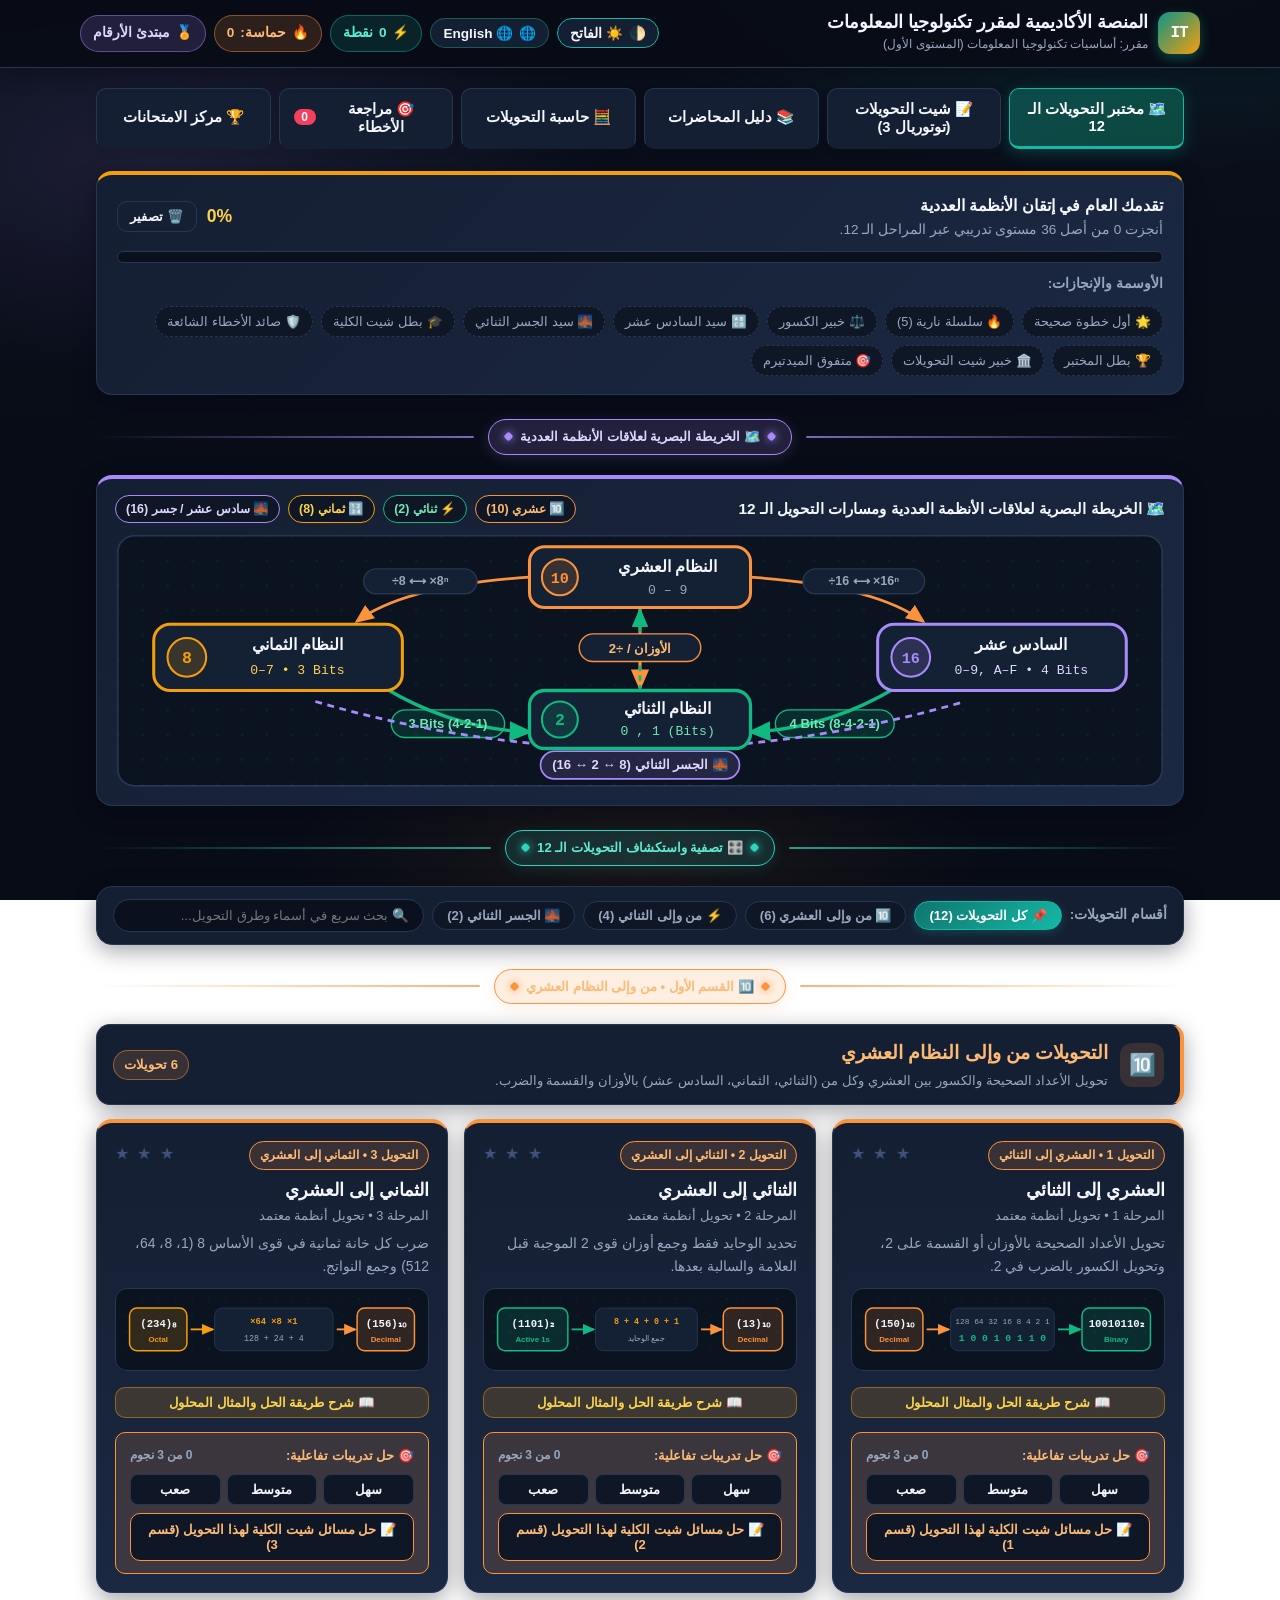
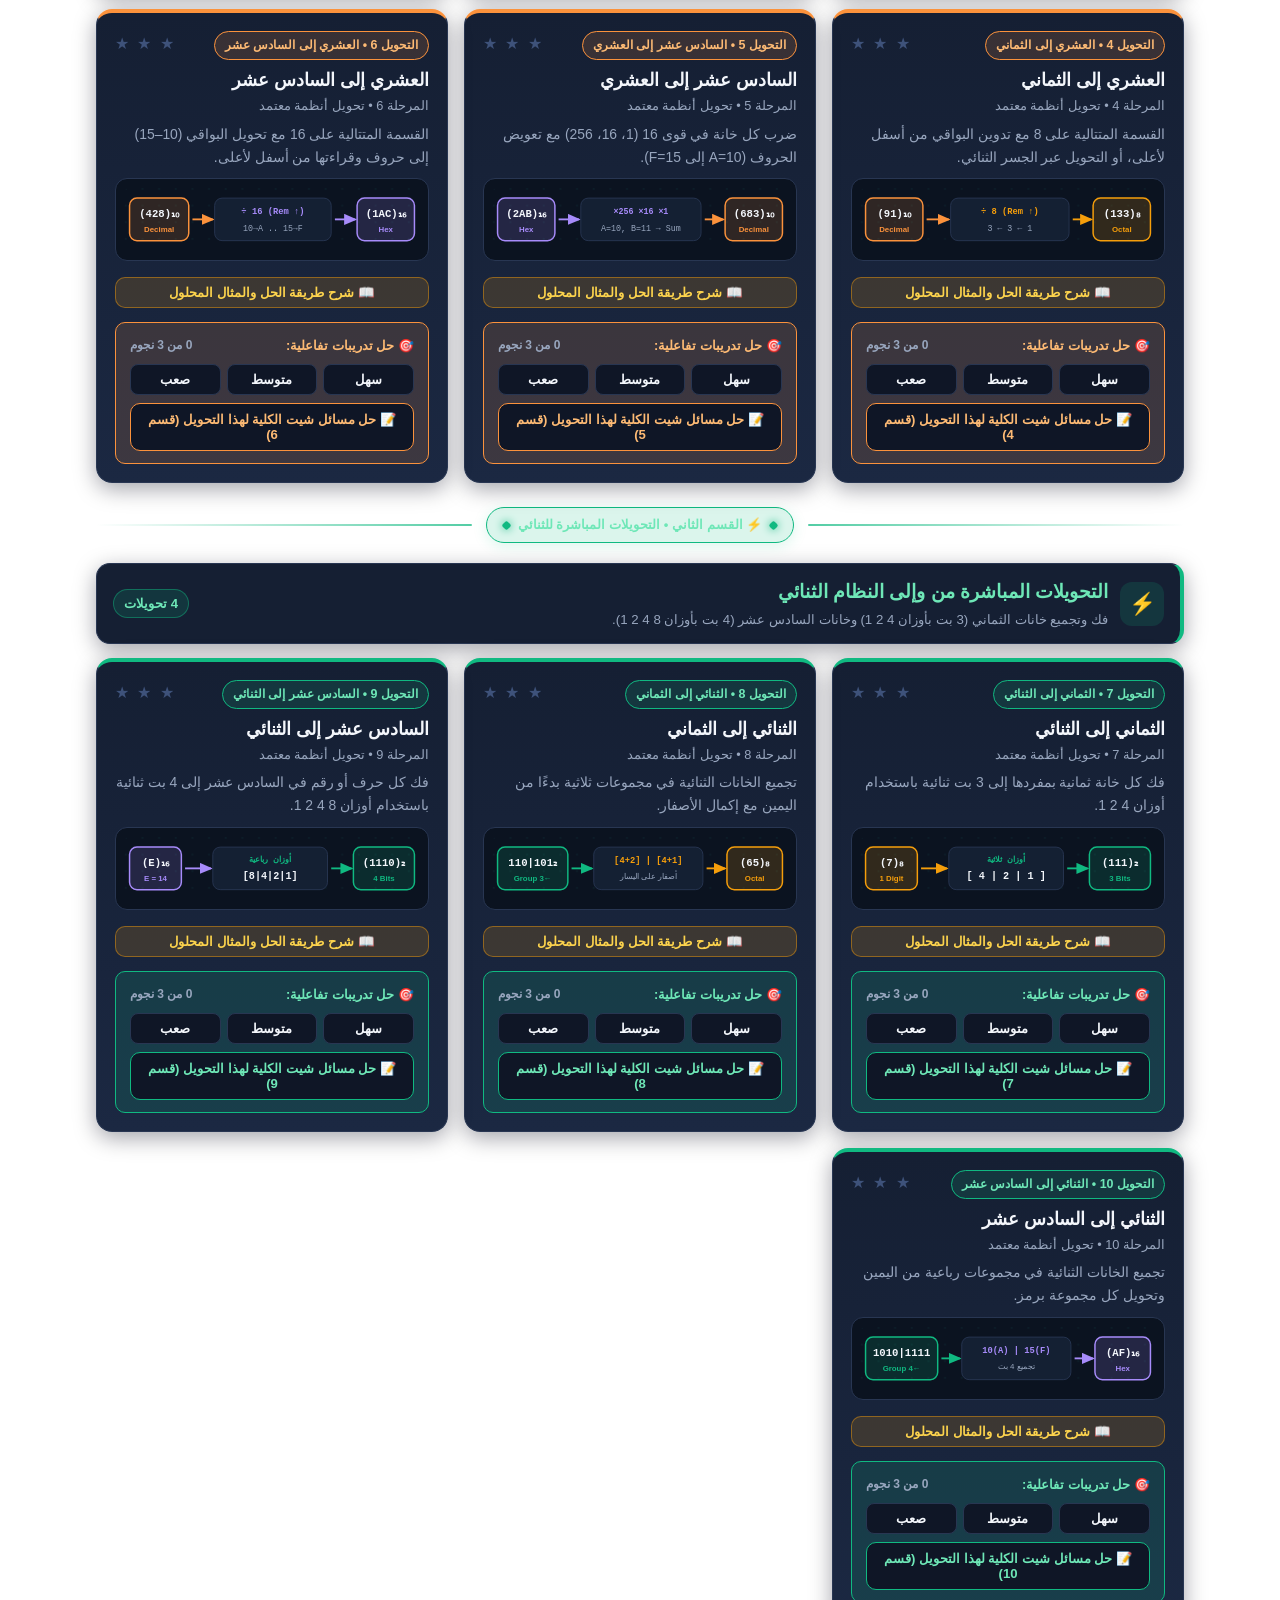
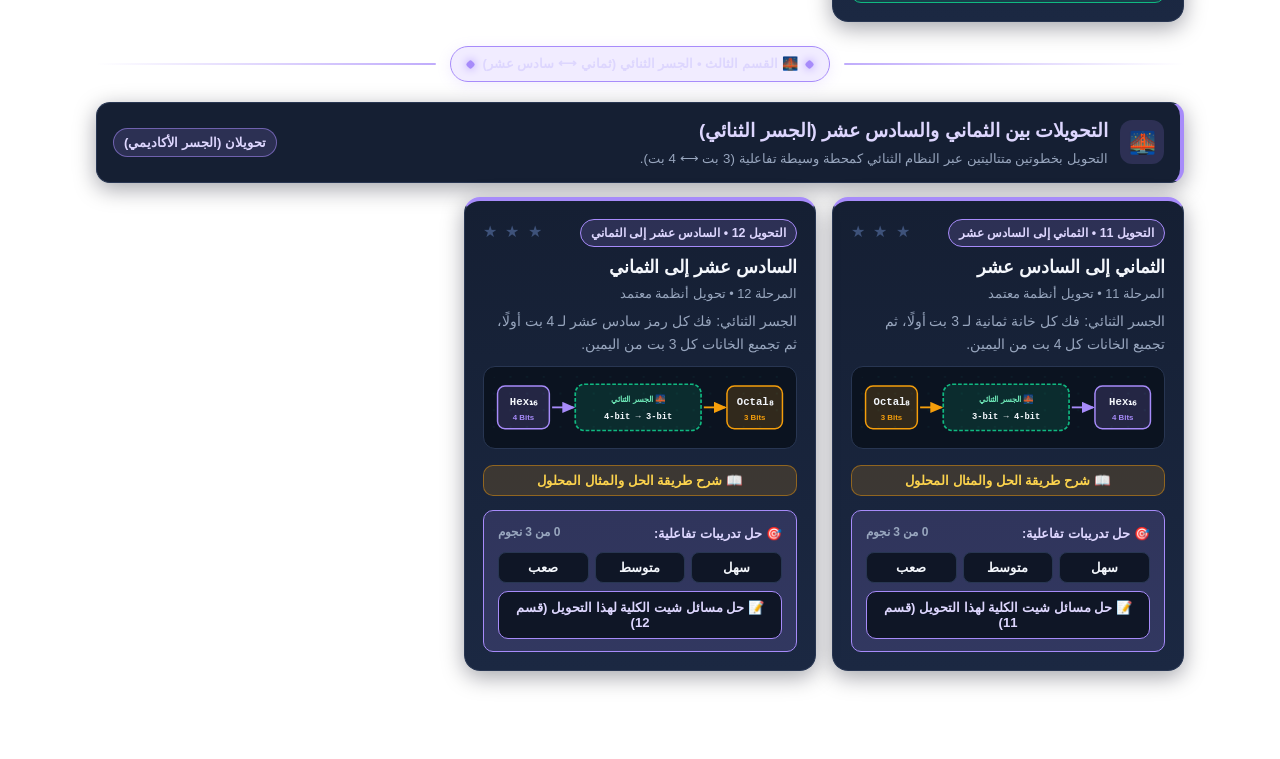
<file: index.html>
<!DOCTYPE html>
<html lang="ar" dir="rtl">
<head>
  <meta charset="UTF-8" />
  <meta name="viewport" content="width=device-width, initial-scale=1.0" />
  <title>مختبر الأنظمة العددية — لعبة تعليمية تفاعلية</title>
  <link rel="stylesheet" href="IT.css" />
</head>
<body>
  <!-- Top HUD -->
  <header class="topbar">
    <div class="topbar-inner">
      <div class="brand" id="btnHomeLogo" title="العودة لفهرس المحاضرات" style="cursor:pointer;" onclick="showView('lectures')">
        <div class="brand-icon" style="background:linear-gradient(135deg, #0d9488, #f59e0b);">IT</div>
        <div>
          <h1 id="brandTitle" style="font-size:1.1rem;font-weight:800;">IT Essentials Course Platform (Number Systems & Architecture)</h1>
          <small id="brandSubtitle" style="color:var(--text-muted);">Academic Computing & Digital Fundamentals (2026/2027)</small>
        </div>
      </div>
      <div class="hud">
        <button class="stat-pill" id="btnThemeToggle" onclick="toggleTheme()" title="Toggle Light / Dark Mode" style="cursor:pointer;border-color:var(--primary);">
          🌓 <span id="themeToggleText">Light Mode</span>
        </button>
        <button class="stat-pill" id="btnLangToggle" onclick="toggleLanguage()" title="Switch Language / تبديل اللغة" style="cursor:pointer;border-color:rgba(16,185,129,0.4);">
          🌐 <span id="langToggleText">عربي</span>
        </button>
        <div class="stat-pill xp">⚡ <span id="hudXp">0</span> <span id="hudXpUnit">pts</span></div>
        <div class="stat-pill streak">🔥 <span id="hudStreakLabel">Streak:</span> <span id="hudStreak">0</span></div>
        <div class="stat-pill rank">🏅 <span id="hudRank">Number Rookie</span></div>
      </div>
    </div>
  </header>

  <main class="container">
    <!-- Navigation -->
    <nav class="nav-tabs" id="mainNav">
      <button class="nav-btn active" data-view="stages" id="navTabStages">🗺️ مختبر التحويلات الـ 12</button>
      <button class="nav-btn" data-view="sheet" id="navTabSheet">📝 شيت التحويلات (توتوريال 3)</button>
      <button class="nav-btn" data-view="lectures" id="navTabLectures">📚 دليل المحاضرات</button>
      <button class="nav-btn" data-view="calc" id="navTabCalc">🧮 حاسبة التحويلات</button>
      <button class="nav-btn" data-view="mistakes" id="navTabMistakes">🎯 مراجعة الأخطاء <span class="badge-count" id="mistakeCountBadge">0</span></button>
      <button class="nav-btn" data-view="exam" id="navTabExam">🏆 مركز الامتحانات</button>
    </nav>

    <!-- View 1: Stages Dashboard -->
    
    <!-- View 0: Lectures & Course Syllabus Dashboard -->
    <section id="viewLectures" class="hidden">
      <div class="sheet-banner" style="background: linear-gradient(135deg, rgba(20, 184, 166, 0.16) 0%, rgba(245, 158, 11, 0.12) 100%); border-color: rgba(20, 184, 166, 0.38);">
        <div class="banner-emblem" aria-hidden="true">
          <svg viewBox="0 0 64 64" width="64" height="64">
            <rect x="6" y="10" width="52" height="44" rx="12" fill="var(--primary-soft)" stroke="var(--primary)" stroke-width="2.5"/>
            <rect x="16" y="18" width="32" height="20" rx="4" fill="var(--svg-node)" stroke="var(--primary)" stroke-width="1.8"/>
            <path d="M22 25 L27 28 L22 31 M30 31 L38 31" stroke="var(--accent)" stroke-width="2.2" stroke-linecap="round" stroke-linejoin="round" fill="none"/>
            <path d="M18 46 H46 M26 42 V50 M38 42 V50" stroke="var(--warn)" stroke-width="2.2" stroke-linecap="round"/>
          </svg>
        </div>
        <h2 style="font-size:1.65rem;margin-bottom:8px;">المنصة الأكاديمية لمقرر تكنولوجيا المعلومات</h2>
        <h3 style="font-size:1.2rem;color:var(--primary-fg);margin-bottom:10px;">مقرر: أساسيات تكنولوجيا المعلومات (المستوى الأول)</h3>
        <p style="color:var(--text-muted);max-width:820px;margin:0 auto 16px;font-size:0.95rem;line-height:1.6;">
          أهلاً بك في المنصة الأكاديمية الشاملة لمقرر تكنولوجيا المعلومات. تم تقسيم المنصة إلى <strong>محاضرات دراسية معيارية</strong>، وتُعد <strong>المحاضرة الثالثة (الأنظمة العددية وشيت توتوريال 3)</strong> هي النواة النشطة التفاعلية بالكامل المزودة بجميع التحويلات الـ 12 وحلول الشيت النموذجية والاختبارات التفاعلية.
        </p>
        <div style="display:flex;justify-content:center;gap:10px;flex-wrap:wrap;">
          <button class="btn btn-primary" onclick="document.getElementById('lectureGrid').scrollIntoView({behavior:'smooth'})">📚 استعراض محاضرات المقرر (1 إلى 4)</button>
          <button class="btn btn-warn" onclick="showView('calc')">🧮 حاسبة التحويلات الذكية</button>
          <button class="btn btn-outline" onclick="showView('exam')">🏆 مركز الامتحانات الأكاديمي</button>
        </div>
      </div>

      <div class="section-divider" data-tone="purple">
        <span class="divider-line divider-line-start"></span>
        <span class="divider-pill">
          <span class="divider-dot"></span>
          <span class="divider-label" data-i18n-en="📚 Academic Course Modules (Lectures 1–6)">📚 محاضرات المقرر الأكاديمي (من 1 إلى 6)</span>
          <span class="divider-dot"></span>
        </span>
        <span class="divider-line divider-line-end"></span>
      </div>

      <!-- Course Lectures Grid -->
      <div style="margin-top:8px;">
        <h3 style="font-size:1.25rem;font-weight:800;margin-bottom:16px;color:var(--text);display:flex;align-items:center;gap:8px;">
          <span>📚 فهرس المحاضرات الأكاديمية لمقرر تكنولوجيا المعلومات:</span>
        </h3>
        <div class="lecture-grid" id="lectureGrid"></div>
      </div>
    </section>

    
    <!-- View: Lecture 1 (Intro to IT & Computer Systems) -->
    <section id="viewLec1" class="hidden" data-view-accent="orange">
      <div class="sheet-banner" style="background: linear-gradient(135deg, rgba(251, 146, 60, 0.16) 0%, rgba(245, 158, 11, 0.13) 100%); border-color: rgba(251, 146, 60, 0.42);">
        <div style="display:flex;justify-content:center;gap:10px;flex-wrap:wrap;margin-bottom:12px;">
          <button class="btn btn-outline btn-sm js-back-lectures" onclick="showView('lectures')" style="border-color:var(--orange);color:var(--orange-fg);">⬅️ العودة لفهرس المحاضرات (Lectures Hub)</button>
        </div>
        <div class="banner-emblem" aria-hidden="true">
          <svg viewBox="0 0 64 64" width="60" height="60">
            <rect x="18" y="18" width="28" height="28" rx="6" fill="var(--orange-soft)" stroke="var(--orange)" stroke-width="2.4"/>
            <rect x="25" y="25" width="14" height="14" rx="2.5" fill="var(--svg-node)" stroke="var(--warn)" stroke-width="2"/>
            <path d="M24 10 V18 M32 10 V18 M40 10 V18 M24 46 V54 M32 46 V54 M40 46 V54 M10 24 H18 M10 32 H18 M10 40 H18 M46 24 H54 M46 32 H54 M46 40 H54" stroke="var(--orange)" stroke-width="2.2" stroke-linecap="round"/>
          </svg>
        </div>
        <div class="sheet-uni-tag" id="lec1BadgeTag" style="color:var(--orange-fg);background:var(--orange-soft);border-color:rgba(251,146,60,0.4);">💻 المحاضرة 1 • أساسيات تكنولوجيا المعلومات وعمارة الحاسوب</div>
        <h2 style="font-size:1.6rem;color:var(--text);margin-bottom:6px;" id="lec1TitleHead">المحاضرة 1: مدخل تكنولوجيا المعلومات ومكونات الحاسوب</h2>
        <div style="font-size:0.95rem;color:var(--orange-fg);font-weight:700;margin-bottom:10px;" id="lec1SubTitleHead">Introduction to Information Technology & Computer Systems (Tutorial 1)</div>
        <p style="color:var(--text-muted);max-width:760px;margin:0 auto 16px;font-size:0.93rem;line-height:1.6;" id="lec1BannerDesc" data-i18n-en="The complete interactive guide to IT fundamentals: the four pillars of any computer system (Hardware, Software, Data, User), the IPOS processing cycle, CPU details (Cores &amp; GHz), GPUs and AI, RAM speeds, the SSD vs HDD comparison, and the ideal PC specs for a programming student, with the solved 50-question Tutorial 1 sheet and model written answers.">
          الشرح التفاعلي الشامل لمدخل تكنولوجيا المعلومات، الأركان الأربعة لأي نظام حاسوبي (Hardware, Software, Data, User)، دورة المعالجة (IPOS)، تفاصيل المعالج (CPU Cores & GHz)، كروت الشاشة والذكاء الاصطناعي (GPU)، سرعات الذاكرة (RAM)، المقارنة بين SSD و HDD، ومواصفات الحاسوب المثالية لطالب البرمجة، مع حلول شيت التوتوريال الـ 50 سؤالاً والأسئلة المقالية النموذجية.
        </p>
        <div style="display:flex;justify-content:center;gap:10px;flex-wrap:wrap;">
          <button class="btn btn-primary" onclick="setLec1SubTab('guide')" data-i18n-en="📖 Interactive Theory &amp; Study">📖 الشرح والدراسة التفاعلية</button>
          <button class="btn btn-accent" onclick="setLec1SubTab('sheet')" data-i18n-en="📝 Tutorial Sheet (50 MCQs + Written)">📝 شيت التوتوريال (50 MCQs + مقالي)</button>
          <button class="btn btn-warn" onclick="setLec1SubTab('builder')" data-i18n-en="🛠️ PC Builder &amp; Spec Evaluator">🛠️ محاكي تجميع الحاسوب وتقييم المواصفات</button>
          <button class="btn btn-outline" onclick="startLecPractice('lec1', 'all')" data-i18n-en="🚀 Start Lecture 1 Practice in the Arena">🚀 بدء اختبار المحاضرة 1 في الآرينا</button>
        </div>
      </div>

      <div class="section-divider" data-tone="orange">
        <span class="divider-line divider-line-start"></span>
        <span class="divider-pill">
          <span class="divider-dot"></span>
          <span class="divider-label" data-i18n-en="💻 Lecture 1 Study Sections &amp; Hardware Lab">💻 أقسام دراسة المحاضرة 1 ومعمل العتاد</span>
          <span class="divider-dot"></span>
        </span>
        <span class="divider-line divider-line-end"></span>
      </div>

      <!-- Sub Navigation Tabs for Lecture 1 -->
      <div class="lecture-subnav">
        <button class="subnav-btn active" id="subnavLec1Guide" onclick="setLec1SubTab('guide')">📖 الشرح والمفاهيم الأساسية</button>
        <button class="subnav-btn" id="subnavLec1Sheet" onclick="setLec1SubTab('sheet')">📝 شيت التوتوريال والأسئلة (50 سؤالاً)</button>
        <button class="subnav-btn" id="subnavLec1Written" onclick="setLec1SubTab('written')">✍️ الأسئلة المقالية ومهمة الذكاء الاصطناعي</button>
        <button class="subnav-btn" id="subnavLec1Builder" onclick="setLec1SubTab('builder')">🛠️ محاكي مواصفات الحاسوب الذكي</button>
      </div>

      <!-- Tip Badge for Translation -->
      <div class="glossary-tip-badge" style="margin-bottom:18px;">
        <span data-i18n-en="💡 Interactive tip: click any word or a full sentence (or select any text with the mouse) to hear its English pronunciation 🔊 and see its instant academic Arabic translation!">💡 تلميح تفاعلي: يمكنك النقر على أي كلمة أو جملة كاملة (أو تظليل أي نص بالماوس) للاستماع لنطقها بالإنجليزية 🔊 وعرض ترجمتها الأكاديمية الفورية بالعربية!</span>
      </div>

      <!-- Tab 1: Theory Guide Container -->
      <div id="lec1GuideContent" class="lec-tab-panel"></div>

      <!-- Tab 2: Interactive Sheet Questions -->
      <div id="lec1SheetContent" class="lec-tab-panel hidden">
        <div style="display:flex;justify-content:space-between;align-items:center;flex-wrap:wrap;gap:10px;margin-bottom:16px;">
          <div>
            <h3 style="font-size:1.15rem;color:var(--text);font-weight:800;" id="lec1SheetHeader" data-i18n-en="Lecture 1 Sheet Question Bank (Tutorial 1: 50 Multiple-Choice Questions)">بنك أسئلة شيت المحاضرة 1 (توتوريال 1: 50 سؤال اختيارات متعددة)</h3>
            <p style="font-size:0.85rem;color:var(--text-muted);" id="lec1SheetSub" data-i18n-en="Pick the correct answer for instant marking, a detailed scientific explanation, and XP points:">اختر الإجابة الصحيحة لتحصل على تصحيح فوري، شرح علمي مفصل، ونقاط خبرة XP:</p>
          </div>
          <div style="display:flex;gap:8px;flex-wrap:wrap;">
            <button class="btn btn-accent btn-sm" onclick="startLecPractice('lec1', 'all')" data-i18n-en="🚀 Solve in Interactive Challenge Mode (Arena)">🚀 حل في وضع التحدي التفاعلي (Arena)</button>
            <button class="btn btn-outline btn-sm" onclick="startLecPractice('lec1', 'random10')" data-i18n-en="🎲 10 Random Questions">🎲 10 أسئلة عشوائية</button>
          </div>
        </div>
        <div id="lec1QuestionsList" class="questions-container"></div>
      </div>

      <!-- Tab 3: Written Questions & AI Student Task -->
      <div id="lec1WrittenContent" class="lec-tab-panel hidden">
        <div id="lec1WrittenList" class="written-container"></div>
      </div>

      <!-- Tab 4: Interactive PC Spec Evaluator Tool -->
      <div id="lec1BuilderContent" class="lec-tab-panel hidden">
        <div class="builder-card">
          <div style="display:flex;align-items:center;gap:10px;margin-bottom:12px;">
            <div style="font-size:2rem;">💻</div>
            <div>
              <h3 style="font-size:1.25rem;font-weight:800;color:var(--primary);" id="builderTitle" data-i18n-en="Interactive PC Spec Evaluator for Programming Students (PC Spec Evaluator)">أداة تقييم مواصفات الحاسوب التفاعلية لطالب البرمجة (PC Spec Evaluator)</h3>
              <p style="font-size:0.86rem;color:var(--text-muted);" id="builderSub" data-i18n-en="Choose component specs based on the Lecture 1 criteria and watch their live suitability score for programming work, virtual machines, and AI:">اختر مواصفات المكونات بناءً على معايير المحاضرة 1، وشاهد تقييم ملاءمتها للأعمال البرمجية والأنظمة الافتراضية والذكاء الاصطناعي لحظياً:</p>
            </div>
          </div>
          
          <div class="builder-grid">
            <!-- Left Controls -->
            <div class="builder-controls">
              <div class="builder-group">
                <label><strong data-i18n-en="1. Central Processing Unit (CPU):">1. المعالج المركزي (CPU):</strong></label>
                <select id="builderCpu" class="form-control" onchange="updatePcEvaluator()">
                  <option value="dual_2ghz" data-i18n-en="Dual-Core (2 Cores @ 2.0 GHz) - Very Weak">Dual-Core (2 Cores @ 2.0 GHz) - ضعيف جداً</option>
                  <option value="quad_3ghz" data-i18n-en="Quad-Core (4 Cores / 8 Threads @ 3.0 GHz) - Budget">Quad-Core (4 Cores / 8 Threads @ 3.0 GHz) - اقتصادي</option>
                  <option value="hexa_35ghz" selected data-i18n-en="Modern Multi-Core (6 Cores / 12 Threads @ 3.5 GHz) - Lecture Recommended ⭐">Modern Multi-Core (6 Cores / 12 Threads @ 3.5 GHz) - موصى به بالمحاضرة ⭐</option>
                  <option value="octa_45ghz" data-i18n-en="High-End Multi-Core (8 Cores / 16 Threads @ 4.5 GHz) - Professional">High-End Multi-Core (8 Cores / 16 Threads @ 4.5 GHz) - احترافي</option>
                </select>
              </div>

              <div class="builder-group">
                <label><strong data-i18n-en="2. Random Access Memory (RAM):">2. ذاكرة الوصول العشوائي (RAM):</strong></label>
                <select id="builderRam" class="form-control" onchange="updatePcEvaluator()">
                  <option value="4" data-i18n-en="4 GB RAM (Unsuitable for modern dev environments)">4 GB RAM (غير مناسب لبيئات التطوير الحديثة)</option>
                  <option value="8" data-i18n-en="8 GB RAM (Acceptable minimum, browsing only)">8 GB RAM (حد أدنى مقبول للتصفح فقط)</option>
                  <option value="16" selected data-i18n-en="16 GB RAM (Lecture-recommended for IT students ⭐)">16 GB RAM (الموصى به بالمحاضرة لطالب IT ⭐)</option>
                  <option value="32" data-i18n-en="32 GB RAM (Excellent for multiple VMs)">32 GB RAM (ممتاز للآلات الافتراضية المتعددة VMs)</option>
                </select>
              </div>

              <div class="builder-group">
                <label><strong data-i18n-en="3. Permanent Storage (Storage):">3. وحدة التخزين الدائم (Storage):</strong></label>
                <select id="builderStorage" class="form-control" onchange="updatePcEvaluator()">
                  <option value="hdd_1tb" data-i18n-en="1 TB Mechanical HDD (Slow boot &amp; app loading)">1 TB HDD ميكانيكي (بطيء في الإقلاع وفتح البرامج)</option>
                  <option value="ssd_256" data-i18n-en="256 GB NVMe SSD (Fast but tight capacity)">256 GB NVMe SSD (سريع ولكن سعة ضيقة)</option>
                  <option value="ssd_512" selected data-i18n-en="512 GB - 1 TB Fast NVMe SSD (Lecture recommended ⭐)">512 GB - 1 TB Fast NVMe SSD (موصى به بالمحاضرة ⭐)</option>
                  <option value="hybrid" data-i18n-en="512 GB SSD (for OS) + 2 TB HDD (archive &amp; bulk storage)">512 GB SSD (للنظام) + 2 TB HDD (أرشيف وتخزين ضخم)</option>
                </select>
              </div>

              <div class="builder-group">
                <label><strong data-i18n-en="4. Graphics Processing Unit (GPU):">4. معالج الرسوميات (GPU):</strong></label>
                <select id="builderGpu" class="form-control" onchange="updatePcEvaluator()">
                  <option value="integrated" selected data-i18n-en="Integrated GPU - Sufficient for most programming &amp; university tasks">كارت مدمج (Integrated GPU) - كافٍ جداً لأغلب مهام البرمجة والجامعة</option>
                  <option value="dedicated_4gb" data-i18n-en="Budget Dedicated (4GB VRAM) - Good for light design">كارت منفصل اقتصادي (Dedicated 4GB VRAM) - جيد للتصميم الخفيف</option>
                  <option value="dedicated_8gb" data-i18n-en="Powerful Dedicated (8GB+ VRAM RTX) - Essential for AI, 3D &amp; rendering">كارت منفصل قوي (Dedicated 8GB+ VRAM RTX) - ضروري للذكاء الاصطناعي و 3D والريندر</option>
                </select>
              </div>
            </div>

            <!-- Right Evaluation Scorecard -->
            <div class="builder-results" id="builderResultsBox"></div>
          </div>
        </div>
      </div>
    </section>
  

    <!-- View: Lecture 2 (Operating Systems & Software) -->
    <section id="viewLec2" class="hidden" data-view-accent="emerald">
      <div class="sheet-banner" style="background: linear-gradient(135deg, rgba(16, 185, 129, 0.16) 0%, rgba(20, 184, 166, 0.14) 100%); border-color: rgba(16, 185, 129, 0.42);">
        <div style="display:flex;justify-content:center;gap:10px;flex-wrap:wrap;margin-bottom:12px;">
          <button class="btn btn-outline btn-sm js-back-lectures" onclick="showView('lectures')" style="border-color:var(--accent);color:var(--accent-fg);">⬅️ العودة لفهرس المحاضرات (Lectures Hub)</button>
        </div>
        <div class="banner-emblem" aria-hidden="true">
          <svg viewBox="0 0 64 64" width="60" height="60">
            <rect x="8" y="10" width="48" height="12" rx="4" fill="var(--orange-soft)" stroke="var(--orange)" stroke-width="2"/>
            <rect x="8" y="26" width="48" height="12" rx="4" fill="var(--accent-soft)" stroke="var(--accent)" stroke-width="2"/>
            <rect x="8" y="42" width="48" height="12" rx="4" fill="var(--purple-soft)" stroke="var(--purple)" stroke-width="2"/>
            <circle cx="16" cy="16" r="2.2" fill="var(--orange)"/>
            <circle cx="16" cy="32" r="2.2" fill="var(--accent)"/>
            <circle cx="16" cy="48" r="2.2" fill="var(--purple)"/>
          </svg>
        </div>
        <div class="sheet-uni-tag" id="lec2BadgeTag" style="color:var(--accent-fg);background:var(--accent-soft);border-color:rgba(16,185,129,0.4);">🖥️ المحاضرة 2 • أنظمة التشغيل وهندسة البرمجيات</div>
        <h2 style="font-size:1.6rem;color:var(--text);margin-bottom:6px;" id="lec2TitleHead">المحاضرة 2: أنظمة التشغيل والبرمجيات</h2>
        <div style="font-size:0.95rem;color:var(--accent-fg);font-weight:700;margin-bottom:10px;" id="lec2SubTitleHead">Operating Systems & Software (Tutorial 2)</div>
        <p style="color:var(--text-muted);max-width:760px;margin:0 auto 16px;font-size:0.93rem;line-height:1.6;" id="lec2BannerDesc" data-i18n-en="A complete interactive academic guide to software: the hardware-software relationship, system vs application software, the seven OS functions (CPU scheduling, memory &amp; virtual memory, files &amp; file systems, devices &amp; drivers, security, GUI &amp; CLI interfaces, and networking), OS types, the three translators (Compiler, Interpreter, Assembler), and maintenance/backup/compression utilities, with the solved 50-question tutorial sheet and model written answers.">
          دليل أكاديمي تفاعلي شامل لشرح مفهوم البرمجيات، العلاقة بين العتاد والبرمجيات، برمجيات النظام مقابل البرمجيات التطبيقية، الوظائف السبع لنظام التشغيل (جدولة المعالج، إدارة الذاكرة والذاكرة الافتراضية، إدارة الملفات ونظم الملفات، إدارة الأجهزة وبرامج التعريف، الأمان، الواجهات GUI و CLI، والشبكات)، أنواع أنظمة التشغيل، المترجمات الثلاثة (Compiler, Interpreter, Assembler)، وبرمجيات الصيانة والنسخ الاحتياطي والضغط، مع حلول الـ 50 سؤالاً لشيت التوتوريال والأسئلة المقالية النموذجية.
        </p>
        <div style="display:flex;justify-content:center;gap:10px;flex-wrap:wrap;">
          <button class="btn btn-primary" onclick="setLec2SubTab('guide')" data-i18n-en="📖 Interactive Theory &amp; Study">📖 الشرح والدراسة التفاعلية</button>
          <button class="btn btn-accent" onclick="setLec2SubTab('sheet')" data-i18n-en="📝 Tutorial Sheet (50 MCQs + Written)">📝 شيت التوتوريال (50 MCQs + مقالي)</button>
          <button class="btn btn-warn" onclick="setLec2SubTab('sim')" data-i18n-en="⚙️ Translators &amp; CPU Scheduler Simulator">⚙️ محاكي المترجمات وجدولة المعالج</button>
          <button class="btn btn-outline" onclick="startLecPractice('lec2', 'all')" data-i18n-en="🚀 Start Lecture 2 Practice in the Arena">🚀 بدء اختبار المحاضرة 2 في الآرينا</button>
        </div>
      </div>

      <div class="section-divider" data-tone="emerald">
        <span class="divider-line divider-line-start"></span>
        <span class="divider-pill">
          <span class="divider-dot"></span>
          <span class="divider-label" data-i18n-en="🖥️ Lecture 2 Study Modules &amp; OS Simulator">🖥️ أقسام دراسة المحاضرة 2 ومحاكي نظام التشغيل</span>
          <span class="divider-dot"></span>
        </span>
        <span class="divider-line divider-line-end"></span>
      </div>

      <!-- Sub Navigation Tabs for Lecture 2 -->
      <div class="lecture-subnav">
        <button class="subnav-btn active" id="subnavLec2Guide" onclick="setLec2SubTab('guide')">📖 الشرح والمفاهيم الأساسية</button>
        <button class="subnav-btn" id="subnavLec2Sheet" onclick="setLec2SubTab('sheet')">📝 شيت التوتوريال والأسئلة (50 سؤالاً)</button>
        <button class="subnav-btn" id="subnavLec2Written" onclick="setLec2SubTab('written')">✍️ الأسئلة المقالية النموذجية</button>
        <button class="subnav-btn" id="subnavLec2Sim" onclick="setLec2SubTab('sim')" data-i18n-en="⚙️ Translators &amp; CPU Scheduler Simulator">⚙️ محاكي المترجمات وجدولة المعالج</button>
      </div>

      <!-- Tip Badge for Translation -->
      <div class="glossary-tip-badge" style="margin-bottom:18px;">
        <span data-i18n-en="💡 Interactive tip: click any word or a full sentence (or select any text with the mouse) to hear its English pronunciation 🔊 and see its instant academic Arabic translation!">💡 تلميح تفاعلي: يمكنك النقر على أي كلمة أو جملة كاملة (أو تظليل أي نص بالماوس) للاستماع لنطقها بالإنجليزية 🔊 وعرض ترجمتها الأكاديمية الفورية بالعربية!</span>
      </div>

      <!-- Tab 1: Theory Guide Container -->
      <div id="lec2GuideContent" class="lec-tab-panel"></div>

      <!-- Tab 2: Interactive Sheet Questions -->
      <div id="lec2SheetContent" class="lec-tab-panel hidden">
        <div style="display:flex;justify-content:space-between;align-items:center;flex-wrap:wrap;gap:10px;margin-bottom:16px;">
          <div>
            <h3 style="font-size:1.15rem;color:var(--text);font-weight:800;" id="lec2SheetHeader" data-i18n-en="Lecture 2 Sheet Question Bank (Tutorial 2: 50 Multiple-Choice Questions)">بنك أسئلة شيت المحاضرة 2 (توتوريال 2: 50 سؤال اختيارات متعددة)</h3>
            <p style="font-size:0.85rem;color:var(--text-muted);" id="lec2SheetSub" data-i18n-en="Pick the correct answer for instant marking, a detailed scientific explanation, and XP points:">اختر الإجابة الصحيحة لتحصل على تصحيح فوري، شرح علمي مفصل، ونقاط خبرة XP:</p>
          </div>
          <div style="display:flex;gap:8px;flex-wrap:wrap;">
            <button class="btn btn-accent btn-sm" onclick="startLecPractice('lec2', 'all')" data-i18n-en="🚀 Solve in Interactive Challenge Mode (Arena)">🚀 حل في وضع التحدي التفاعلي (Arena)</button>
            <button class="btn btn-outline btn-sm" onclick="startLecPractice('lec2', 'random10')" data-i18n-en="🎲 10 Random Questions">🎲 10 أسئلة عشوائية</button>
          </div>
        </div>
        <div id="lec2QuestionsList" class="questions-container"></div>
      </div>

      <!-- Tab 3: Written Questions -->
      <div id="lec2WrittenContent" class="lec-tab-panel hidden">
        <div id="lec2WrittenList" class="written-container"></div>
      </div>

      <!-- Tab 4: Interactive OS & Translators Simulator -->
      <div id="lec2SimContent" class="lec-tab-panel hidden">
        <div class="builder-card">
          <div style="display:flex;align-items:center;gap:10px;margin-bottom:12px;">
            <div style="font-size:2rem;">⚙️</div>
            <div>
              <h3 style="font-size:1.25rem;font-weight:800;color:var(--primary);" id="simTitle" data-i18n-en="Programming Translators &amp; CPU Scheduling Simulator (Translators &amp; OS Simulator)">محاكي مترجمات لغات البرمجة وجدولة المهام (Translators & OS Simulator)</h3>
              <p style="font-size:0.86rem;color:var(--text-muted);" id="simSub" data-i18n-en="See in practice the core differences between the Compiler, the Interpreter and the Assembler, and how the CPU manages multiple processes in memory:">شاهد عملياً الفروق الجوهرية بين المترجم (Compiler) والمفسر (Interpreter) والمجمع (Assembler)، وكيف يدير المعالج العمليات المتعددة في الذاكرة:</p>
            </div>
          </div>

          <div style="display:grid;grid-template-columns:repeat(auto-fit, minmax(280px, 1fr));gap:16px;">
            <!-- Simulator Box 1: Translators in Action -->
            <div style="background:var(--card);border:1px solid var(--border);border-radius:12px;padding:16px;">
              <h4 style="color:var(--primary);margin-bottom:10px;font-size:1.05rem;" data-i18n-en="1. Translators Experiment (Translators Pipeline):">1. تجربة المترجمات (Translators Pipeline):</h4>
              <div style="margin-bottom:10px;">
                <label style="font-size:0.85rem;color:var(--text-muted);display:block;margin-bottom:4px;" data-i18n-en="Choose a translator type to try:">اختر نوع المترجم للتجربة:</label>
                <div style="display:flex;gap:6px;flex-wrap:wrap;">
                  <button class="btn btn-outline btn-xs" id="btnSimCompiler" onclick="runSimTranslator('compiler')">Compiler (C++/Java)</button>
                  <button class="btn btn-outline btn-xs" id="btnSimInterpreter" onclick="runSimTranslator('interpreter')">Interpreter (Python)</button>
                  <button class="btn btn-outline btn-xs" id="btnSimAssembler" onclick="runSimTranslator('assembler')">Assembler (Assembly)</button>
                </div>
              </div>
              <div id="translatorSimOutput" data-i18n-en="Click any translator to watch its translation cycle, execution speed, and output files..." style="background:var(--surface);border:1px solid var(--border);border-radius:8px;padding:12px;font-size:0.85rem;min-height:160px;font-family:monospace;line-height:1.6;">
                اضغط على أي مترجم لمشاهدة دورة الترجمة وسرعة التنفيذ والملفات الناتجة...
              </div>
            </div>

            <!-- Simulator Box 2: CPU Multitasking & Scheduling -->
            <div style="background:var(--card);border:1px solid var(--border);border-radius:12px;padding:16px;">
              <h4 style="color:var(--accent);margin-bottom:10px;font-size:1.05rem;" data-i18n-en="2. CPU Scheduling &amp; Multitasking (CPU Scheduling / Time-Slicing):">2. جدولة المعالج وتعدد المهام (CPU Scheduling / Time-Slicing):</h4>
              <p style="font-size:0.84rem;color:var(--text-muted);margin-bottom:10px;" data-i18n-en="How the CPU gives each app (IDE, Web Browser, Media Player) a time slice (Quantum) so they all run concurrently:">
                كيف يُعطي المعالج شريحة زمنية (Quantum) لكل تطبيق (IDE, Web Browser, Media Player) ليعملوا في وقت متزامن:
              </p>
              <div style="margin-bottom:12px;">
                <button class="btn btn-primary btn-sm" id="btnStartScheduler" onclick="toggleSchedulerSim()" data-i18n-en="▶️ Start CPU Scheduling Simulation">▶️ تشغيل محاكاة الجدولة الزمنية</button>
              </div>
              <div id="schedulerTimeline" style="display:flex;flex-direction:column;gap:8px;">
                <div style="display:flex;align-items:center;gap:8px;font-size:0.82rem;">
                  <span style="width:90px;font-weight:bold;color:var(--primary);">VS Code (IDE):</span>
                  <div style="flex:1;background:var(--bg-inset);height:14px;border-radius:4px;overflow:hidden;position:relative;">
                    <div id="barProc1" style="height:100%;width:0%;background:var(--primary);transition:width 0.2s linear;"></div>
                  </div>
                  <span id="stateProc1" class="tag easy" style="font-size:0.7rem;" data-i18n-en="Ready">جاهز</span>
                </div>
                <div style="display:flex;align-items:center;gap:8px;font-size:0.82rem;">
                  <span style="width:90px;font-weight:bold;color:var(--accent);">Chrome Browser:</span>
                  <div style="flex:1;background:var(--bg-inset);height:14px;border-radius:4px;overflow:hidden;position:relative;">
                    <div id="barProc2" style="height:100%;width:0%;background:var(--accent);transition:width 0.2s linear;"></div>
                  </div>
                  <span id="stateProc2" class="tag medium" style="font-size:0.7rem;" data-i18n-en="Ready">جاهز</span>
                </div>
                <div style="display:flex;align-items:center;gap:8px;font-size:0.82rem;">
                  <span style="width:90px;font-weight:bold;color:var(--warn);">Media Player:</span>
                  <div style="flex:1;background:var(--bg-inset);height:14px;border-radius:4px;overflow:hidden;position:relative;">
                    <div id="barProc3" style="height:100%;width:0%;background:var(--warn);transition:width 0.2s linear;"></div>
                  </div>
                  <span id="stateProc3" class="tag hard" style="font-size:0.7rem;" data-i18n-en="Ready">جاهز</span>
                </div>
              </div>
              <div id="schedulerLog" data-i18n-en="Status: scheduler stopped. Press start to watch." style="font-size:0.8rem;color:var(--text-muted);margin-top:10px;padding:6px;background:var(--primary-soft);border-radius:6px;">
                الحالة: الجدولة متوقفة. اضغط زر التشغيل للمشاهدة.
              </div>
            </div>
          </div>
        </div>
      </div>
    </section>
  

    <!-- View: Lecture 4 (Programming, Translators & Flowcharts) -->
    <section id="viewLec4" class="hidden" data-view-accent="rose">
      <div class="sheet-banner" style="background: linear-gradient(135deg, rgba(251, 113, 133, 0.16) 0%, rgba(244, 114, 182, 0.14) 100%); border-color: rgba(251, 113, 133, 0.42);">
        <div style="display:flex;justify-content:center;gap:10px;flex-wrap:wrap;margin-bottom:12px;">
          <button class="btn btn-outline btn-sm js-back-lectures" onclick="showView('lectures')" style="border-color:var(--rose);color:var(--rose-fg);">⬅️ العودة لفهرس المحاضرات (Lectures Hub)</button>
        </div>
        <div class="banner-emblem" aria-hidden="true">
          <svg viewBox="0 0 64 64" width="60" height="60">
            <rect x="20" y="6" width="24" height="10" rx="5" fill="var(--rose-soft)" stroke="var(--rose)" stroke-width="2"/>
            <line x1="32" y1="16" x2="32" y2="23" stroke="var(--rose)" stroke-width="2"/>
            <polygon points="32,23 48,34 32,45 16,34" fill="var(--warn-soft)" stroke="var(--warn)" stroke-width="2"/>
            <line x1="32" y1="45" x2="32" y2="51" stroke="var(--accent)" stroke-width="2"/>
            <rect x="20" y="51" width="24" height="9" rx="4" fill="var(--accent-soft)" stroke="var(--accent)" stroke-width="2"/>
          </svg>
        </div>
        <div class="sheet-uni-tag" id="lec4BadgeTag" style="color:var(--rose-fg);background:var(--rose-soft);border-color:rgba(251,113,133,0.4);">⚙️ المحاضرة 4 • أساسيات البرمجة والمترجمات وخرائط التدفق</div>
        <h2 style="font-size:1.6rem;color:var(--text);margin-bottom:6px;" id="lec4TitleHead">المحاضرة 4: البرمجة والمترجمات والتدفق المنطقي</h2>
        <div style="font-size:0.95rem;color:var(--rose-fg);font-weight:700;margin-bottom:10px;" id="lec4SubTitleHead">Programming Fundamentals, Translators & Flowcharts (Tutorial 5)</div>
        <p style="color:var(--text-muted);max-width:760px;margin:0 auto 16px;font-size:0.93rem;line-height:1.6;" id="lec4BannerDesc" data-i18n-en="A complete practical guide to programming basics: how the computer follows logical instructions precisely without guessing (rejecting 10/0), high-level vs low-level languages, the three translators (Compiler, Interpreter, Assembler), algorithms, and the standard flowchart symbols (start/end, input/output, process, decision), with full solutions for the 10 Completion and 10 True/False questions and the 5 flowchart tracing problems with diagrams and trace tables.">
          دليل تعليمي تطبيقي شامل لأساسيات البرمجة، كيف يفهم الحاسوب الأوامر المنطقية بدقة دون تخمين (عدم قبول 10/0)، اللغات عالية ومنخفضة المستوى (High-Level vs Low-Level)، المترجمات الثلاثة (Compiler, Interpreter, Assembler)، الخوارزميات (Algorithms)، الرموز القياسية لخرائط التدفق (Flowcharts: البداية/النهاية، الإدخال/الإخراج، العمليات، وشروط اتخاذ القرار)، مع حلول الشيت الشاملة لأسئلة Complete (10) و True/False (10) وتتبع خرائط التدفق الـ 5 (Flowchart Tracing) بالرسوم والجداول التوضيحية.
        </p>
        <div style="display:flex;justify-content:center;gap:10px;flex-wrap:wrap;">
          <button class="btn btn-primary" onclick="setLec4SubTab('guide')" data-i18n-en="📖 Interactive Theory &amp; Study">📖 الشرح والدراسة التفاعلية</button>
          <button class="btn btn-accent" onclick="setLec4SubTab('sheet')" data-i18n-en="📝 Tutorial Sheet (Complete + True/False)">📝 شيت التوتوريال (Complete + True/False)</button>
          <button class="btn btn-warn" onclick="setLec4SubTab('flow')" data-i18n-en="📊 Flowchart Tracing &amp; Simulation (5 Paths)">📊 تتبع ومحاكاة خرائط التدفق (5 مسارات)</button>
          <button class="btn btn-outline" onclick="startLecPractice('lec4', 'all')" data-i18n-en="🚀 Start Lecture 4 Practice in the Arena">🚀 بدء اختبار المحاضرة 4 في الآرينا</button>
        </div>
      </div>

      <div class="section-divider" data-tone="rose">
        <span class="divider-line divider-line-start"></span>
        <span class="divider-pill">
          <span class="divider-dot"></span>
          <span class="divider-label" data-i18n-en="📊 Lecture 4 Modules &amp; Flowchart Studio">📊 أقسام دراسة المحاضرة 4 ومعمل خرائط التدفق</span>
          <span class="divider-dot"></span>
        </span>
        <span class="divider-line divider-line-end"></span>
      </div>

      <!-- Sub Navigation Tabs for Lecture 4 -->
      <div class="lecture-subnav">
        <button class="subnav-btn active" id="subnavLec4Guide" onclick="setLec4SubTab('guide')">📖 الشرح والمفاهيم الأساسية</button>
        <button class="subnav-btn" id="subnavLec4Sheet" onclick="setLec4SubTab('sheet')">📝 أسئلة الإكمال والصواب والخطأ (20 سؤالاً)</button>
        <button class="subnav-btn" id="subnavLec4Flow" onclick="setLec4SubTab('flow')">📊 مسائل خرائط التدفق وحساب المخرجات (5 مسائل)</button>
      </div>

      <!-- Tip Badge for Translation -->
      <div class="glossary-tip-badge" style="margin-bottom:18px;">
        <span data-i18n-en="💡 Interactive tip: click any word or a full sentence (or select any text with the mouse) to hear its English pronunciation 🔊 and see its instant academic Arabic translation!">💡 تلميح تفاعلي: يمكنك النقر على أي كلمة أو جملة كاملة (أو تظليل أي نص بالماوس) للاستماع لنطقها بالإنجليزية 🔊 وعرض ترجمتها الأكاديمية الفورية بالعربية!</span>
      </div>

      <!-- Tab 1: Theory Guide Container -->
      <div id="lec4GuideContent" class="lec-tab-panel"></div>

      <!-- Tab 2: Interactive Sheet Questions (Complete + True/False) -->
      <div id="lec4SheetContent" class="lec-tab-panel hidden">
        <div style="display:flex;justify-content:space-between;align-items:center;flex-wrap:wrap;gap:10px;margin-bottom:16px;">
          <div>
            <h3 style="font-size:1.15rem;color:var(--text);font-weight:800;" id="lec4SheetHeader" data-i18n-en="Lecture 4 Sheet Practice Bank (Tutorial 5: Completion &amp; True/False)">بنك تدريبات شيت المحاضرة 4 (توتوريال 5: أكمل وصواب/خطأ)</h3>
            <p style="font-size:0.85rem;color:var(--text-muted);" id="lec4SheetSub" data-i18n-en="Practice the core programming and translators concepts with instant marking and points:">تدرّب على تثبيت المفاهيم العلمية للبرمجة والمترجمات مع التصحيح الفوري والنقاط:</p>
          </div>
          <div style="display:flex;gap:8px;flex-wrap:wrap;">
            <button class="btn btn-accent btn-sm" onclick="startLecPractice('lec4', 'all')" data-i18n-en="🚀 Solve in Interactive Challenge Mode (Arena)">🚀 حل في وضع التحدي التفاعلي (Arena)</button>
            <button class="btn btn-outline btn-sm" onclick="startLecPractice('lec4', 'complete')" data-i18n-en="✏️ Completion Questions Only (10)">✏️ أسئلة الإكمال فقط (10)</button>
            <button class="btn btn-outline btn-sm" onclick="startLecPractice('lec4', 'tf')" data-i18n-en="⚖️ True/False Questions Only (10)">⚖️ أسئلة صح / خطأ فقط (10)</button>
          </div>
        </div>
        <div id="lec4QuestionsList" class="questions-container"></div>
      </div>

      <!-- Tab 3: Interactive Flowcharts Tracing & Step Simulator -->
      <div id="lec4FlowContent" class="lec-tab-panel hidden">
        <div style="display:flex;justify-content:space-between;align-items:center;flex-wrap:wrap;gap:10px;margin-bottom:16px;">
          <div>
            <h3 style="font-size:1.15rem;color:var(--text);font-weight:800;" id="lec4FlowHeader" data-i18n-en="Flowchart Tracing &amp; Program Output Problems (Flowchart Tracing Challenges)">مسائل تتبع خرائط التدفق وحساب مخرجات البرامج (Flowchart Tracing Challenges)</h3>
            <p style="font-size:0.85rem;color:var(--text-muted);" id="lec4FlowSub" data-i18n-en="See the diagram of each tutorial problem and the step-by-step variable trace table, then run the trace yourself:">شاهد الرسم البياني لكل مسألة من شيت التوتوريال، جدول تتبع المتغيرات خطوة بخطوة، ونفّذ التتبع بنفسك:</p>
          </div>
          <div style="display:flex;gap:8px;flex-wrap:wrap;">
            <button class="btn btn-accent btn-sm" onclick="startLecPractice('lec4', 'flowcharts')" data-i18n-en="🚀 Solve Flow Problems in the Arena">🚀 حل مسائل التدفق في الآرينا</button>
          </div>
        </div>
        <div id="lec4FlowchartsList" class="flowcharts-container"></div>
      </div>
    </section>
  
    <!-- View: Smart Step-by-Step Calculator -->
    <section id="viewCalc" class="hidden">
      <div class="sheet-banner" style="background: linear-gradient(135deg, rgba(167, 139, 250, 0.16) 0%, rgba(251, 146, 60, 0.12) 100%); border-color: rgba(167, 139, 250, 0.4);">
        <div class="banner-emblem" aria-hidden="true">
          <svg viewBox="0 0 64 64" width="60" height="60">
            <rect x="12" y="8" width="40" height="48" rx="9" fill="var(--purple-soft)" stroke="var(--purple)" stroke-width="2.4"/>
            <rect x="18" y="14" width="28" height="12" rx="3" fill="var(--svg-node)" stroke="var(--accent)" stroke-width="1.8"/>
            <text x="32" y="23" text-anchor="middle" font-family="Consolas,monospace" font-size="9" font-weight="800" fill="var(--accent)">0xFF→255</text>
            <circle cx="22" cy="35" r="3" fill="var(--orange)"/>
            <circle cx="32" cy="35" r="3" fill="var(--warn)"/>
            <circle cx="42" cy="35" r="3" fill="var(--purple)"/>
            <circle cx="22" cy="45" r="3" fill="var(--accent)"/>
            <rect x="29" y="42" width="16" height="6" rx="3" fill="var(--teal)"/>
          </svg>
        </div>
        <h2 style="font-size:1.6rem;margin-bottom:8px;">حاسبة التحويلات الذكية (مع خطوات الحل النموذجية)</h2>
        <p style="color:var(--text-muted);max-width:760px;margin:0 auto 16px;font-size:0.95rem;">
          أدخل أي عدد صحيح أو كسري في أي نظام عددي، واختر النظام المطلوب لتحصل على <strong>الناتج النهائي + خطوات الحل النموذجية المفصلة خطوة بخطوة</strong> وفق خطوات الشيت المعتمد خطوة بخطوة.
        </p>
        <div style="display:flex;justify-content:center;gap:8px;flex-wrap:wrap;align-items:center;">
          <span style="font-size:0.82rem;color:var(--text-muted);font-weight:bold;" id="calcSamplesLabel">Quick Sheet Samples:</span>
          <button type="button" class="btn btn-outline btn-xs" onclick="loadCalcSample('150', 10, 2)">150₁₀ → ثنائي</button>
          <button type="button" class="btn btn-outline btn-xs" onclick="loadCalcSample('12.25', 10, 2)">12.25₁₀ → ثنائي (كسر)</button>
          <button type="button" class="btn btn-outline btn-xs" onclick="loadCalcSample('234', 8, 10)">234₈ → عشري</button>
          <button type="button" class="btn btn-outline btn-xs" onclick="loadCalcSample('91', 10, 8)">91₁₀ → ثماني</button>
          <button type="button" class="btn btn-outline btn-xs" onclick="loadCalcSample('2AB', 16, 10)">2AB₁₆ → عشري</button>
          <button type="button" class="btn btn-outline btn-xs" onclick="loadCalcSample('754', 8, 16)">754₈ → سادس عشر (جسر)</button>
          <button type="button" class="btn btn-outline btn-xs" onclick="loadCalcSample('E16', 16, 8)">E16₁₆ → ثماني (جسر)</button>
        </div>
      </div>

      <div class="section-divider" data-tone="purple">
        <span class="divider-line divider-line-start"></span>
        <span class="divider-pill">
          <span class="divider-dot"></span>
          <span class="divider-label" data-i18n-en="🧮 Interactive Base Converter Workspace">🧮 مساحة العمل الحسابية والتحويل الفوري</span>
          <span class="divider-dot"></span>
        </span>
        <span class="divider-line divider-line-end"></span>
      </div>

      <div class="arena" style="max-width:780px;margin:0 auto;text-align:right;border-top:4px solid var(--purple);">
        <div style="display:grid;grid-template-columns:1fr auto 1fr;gap:12px;align-items:center;margin-bottom:18px;">
          <div>
            <label style="font-size:0.84rem;color:var(--orange-fg);display:block;margin-bottom:6px;font-weight:700;" id="calcFromLabel">Convert from (Source Base):</label>
            <select id="calcFromBase" class="answer-input" style="padding:8px 12px;font-size:0.95rem;background:var(--card);border:1.5px solid var(--orange);border-radius:var(--radius-sm);color:var(--text);width:100%;">
              <option value="10">النظام العشري (Decimal - Base 10)</option>
              <option value="2">النظام الثنائي (Binary - Base 2)</option>
              <option value="8">النظام الثماني (Octal - Base 8)</option>
              <option value="16">النظام السادس عشر (Hexadecimal - Base 16)</option>
            </select>
          </div>

          <div style="font-size:1.6rem;color:var(--purple);text-align:center;padding-top:20px;">
            ⇄
          </div>

          <div>
            <label style="font-size:0.84rem;color:var(--accent-fg);display:block;margin-bottom:6px;font-weight:700;" id="calcToLabel">Convert to (Target Base):</label>
            <select id="calcToBase" class="answer-input" style="padding:8px 12px;font-size:0.95rem;background:var(--card);border:1.5px solid var(--accent);border-radius:var(--radius-sm);color:var(--text);width:100%;">
              <option value="2">النظام الثنائي (Binary - Base 2)</option>
              <option value="10">النظام العشري (Decimal - Base 10)</option>
              <option value="8">النظام الثماني (Octal - Base 8)</option>
              <option value="16">النظام السادس عشر (Hexadecimal - Base 16)</option>
            </select>
          </div>
        </div>

        <div style="margin-bottom:16px;">
          <label style="font-size:0.84rem;color:var(--text-muted);display:block;margin-bottom:6px;font-weight:700;" id="calcInputLabelText">Enter Number to Convert:</label>
          <input type="text" id="calcInputVal" class="answer-input" placeholder="اكتب العدد هنا (مثال: 150 أو 12.25 أو 2AB)..." style="font-size:1.25rem;text-align:center;direction:ltr;unicode-bidi:plaintext;font-family:Consolas,monospace;" />
          
          <div style="display:flex;gap:6px;flex-wrap:wrap;justify-content:center;margin-top:10px;">
            <span style="font-size:0.8rem;color:var(--text-muted);align-self:center;" id="calcKeypadLabel">Quick Keypad:</span>
            <button type="button" class="btn btn-outline btn-xs" onclick="appendCalcKey('A')">A</button>
            <button type="button" class="btn btn-outline btn-xs" onclick="appendCalcKey('B')">B</button>
            <button type="button" class="btn btn-outline btn-xs" onclick="appendCalcKey('C')">C</button>
            <button type="button" class="btn btn-outline btn-xs" onclick="appendCalcKey('D')">D</button>
            <button type="button" class="btn btn-outline btn-xs" onclick="appendCalcKey('E')">E</button>
            <button type="button" class="btn btn-outline btn-xs" onclick="appendCalcKey('F')">F</button>
            <button type="button" class="btn btn-outline btn-xs" id="calcKeyPoint" onclick="appendCalcKey('.')">. (Point)</button>
            <button type="button" class="btn btn-outline btn-xs" id="calcKeyClear" onclick="clearCalcInput()" style="color:var(--warn-fg);">Clear</button>
          </div>
        </div>

        <button type="button" class="btn btn-primary btn-full" id="btnRunCalc" onclick="runCalculator()" style="font-size:1.05rem;padding:12px;font-weight:800;">
          ⚡ احسب واعرض خطوات الحل النموذجية
        </button>

        <div id="calcResultContainer" class="hidden" style="margin-top:24px;">
          <div style="background:var(--accent-soft);border:1px solid rgba(16,185,129,0.38);border-radius:12px;padding:16px;text-align:center;margin-bottom:18px;">
            <div style="font-size:0.85rem;color:var(--text-muted);margin-bottom:4px;" id="calcFinalOutputLabel">Final Result:</div>
            <div id="calcFinalOutput" style="font-size:2rem;font-weight:900;color:var(--accent-fg);font-family:Consolas,monospace;direction:ltr;"></div>
          </div>

          <div style="background:var(--card);border:1px solid var(--border);border-radius:14px;padding:20px;">
            <h4 style="font-size:1.05rem;font-weight:800;color:var(--warn-fg);margin-bottom:12px;display:flex;align-items:center;gap:8px;">
              <span id="calcStepsHeaderSpan">🎬 Academic Step-by-Step Model Steps:</span>
            </h4>
            <div id="calcStepsOutput" style="line-height:1.75;font-size:0.92rem;"></div>
          </div>
        </div>
      </div>
    </section>


    <section id="viewStages">
      <div class="mastery-card">
        <div class="mastery-top">
          <div>
            <strong>تقدمك العام في إتقان الأنظمة العددية</strong>
            <div style="font-size:0.85rem;color:var(--text-muted);" id="masterySubtitle">أكمل مستويات المراحل الـ 12 (سهل ← متوسط ← صعب) لفتح كل الأوسمة.</div>
          </div>
          <div style="display:flex;align-items:center;gap:10px;">
            <strong style="color:var(--warn-fg);font-size:1.1rem;" id="masteryPercent">0%</strong>
            <button class="btn btn-outline btn-sm" id="btnResetProgress" title="إعادة ضبط التقدم">🗑️ تصفير</button>
          </div>
        </div>
        <div class="progress-track">
          <div class="progress-fill" id="masteryBar"></div>
        </div>
        <div style="margin-top:10px;font-size:0.85rem;font-weight:700;color:var(--text-muted);" id="badgesTitle">الأوسمة والإنجازات:</div>
        <div class="badges-row" id="badgesRow"></div>
      </div>

      <div class="section-divider" data-tone="purple">
        <span class="divider-line divider-line-start"></span>
        <span class="divider-pill">
          <span class="divider-dot"></span>
          <span class="divider-label" data-i18n-en="🗺️ Number Systems Visual Ecosystem Map">🗺️ الخريطة البصرية لعلاقات الأنظمة العددية</span>
          <span class="divider-dot"></span>
        </span>
        <span class="divider-line divider-line-end"></span>
      </div>

      <!-- Visual Ecosystem Map for the 4 Number Systems & All 12 Conversion Paths -->
      <div class="systems-map-card" id="systemsMapBox"></div>

      <div class="section-divider" data-tone="teal">
        <span class="divider-line divider-line-start"></span>
        <span class="divider-pill">
          <span class="divider-dot"></span>
          <span class="divider-label" data-i18n-en="🎛️ Explore &amp; Filter the 12 Conversion Stages">🎛️ تصفية واستكشاف التحويلات الـ 12</span>
          <span class="divider-dot"></span>
        </span>
        <span class="divider-line divider-line-end"></span>
      </div>

      <!-- Conversion Filters & Search Bar -->
      <div class="stage-filters" id="stageFiltersBar">
        <span style="font-size:0.85rem;font-weight:700;color:var(--text-muted);" id="filterLabel">أقسام التحويلات:</span>
        <button class="stage-filter-btn active" data-cat="all" id="btnFilterAll" onclick="filterStageCards('all')">📌 كل التحويلات (12)</button>
        <button class="stage-filter-btn" data-cat="dec" id="btnFilterDec" onclick="filterStageCards('dec')">🔟 من وإلى العشري (6)</button>
        <button class="stage-filter-btn" data-cat="bin" id="btnFilterBin" onclick="filterStageCards('bin')">⚡ الثنائي المباشر (4)</button>
        <button class="stage-filter-btn" data-cat="bridge" id="btnFilterBridge" onclick="filterStageCards('bridge')">🌉 الجسر الثنائي (2)</button>
        <div class="stage-search-wrap">
          <input type="text" class="stage-search-input" id="stageSearchInput" placeholder="🔍 بحث سريع في أسماء وطرق التحويل..." oninput="filterStageCards('current')">
        </div>
      </div>

      <div id="stageGrid"></div>
    </section>

    <!-- View: Tutorial Sheet Dashboard -->
    <section id="viewSheet" class="hidden">
      <div class="sheet-banner" style="background: linear-gradient(135deg, rgba(245, 158, 11, 0.16) 0%, rgba(16, 185, 129, 0.12) 100%); border-color: rgba(245, 158, 11, 0.38);">
        <div style="display:flex;justify-content:center;gap:10px;flex-wrap:wrap;margin-bottom:12px;">
          <button class="btn btn-outline btn-sm js-back-lectures" onclick="showView('lectures')" style="border-color:var(--warn);color:var(--warn-fg);">⬅️ العودة لفهرس المحاضرات (Lectures Hub)</button>
        </div>
        <div class="banner-emblem" aria-hidden="true">
          <svg viewBox="0 0 64 64" width="60" height="60">
            <rect x="14" y="8" width="36" height="48" rx="6" fill="var(--warn-soft)" stroke="var(--warn)" stroke-width="2.4"/>
            <line x1="22" y1="20" x2="42" y2="20" stroke="var(--orange)" stroke-width="2.5" stroke-linecap="round"/>
            <line x1="22" y1="30" x2="42" y2="30" stroke="var(--accent)" stroke-width="2.5" stroke-linecap="round"/>
            <line x1="22" y1="40" x2="34" y2="40" stroke="var(--purple)" stroke-width="2.5" stroke-linecap="round"/>
            <circle cx="43" cy="43" r="9" fill="var(--accent)" stroke="var(--svg-node)" stroke-width="2"/>
            <path d="M39 43 L42 46 L48 40" stroke="#ffffff" stroke-width="2.2" fill="none" stroke-linecap="round" stroke-linejoin="round"/>
          </svg>
        </div>
        <div class="sheet-uni-tag" style="color:var(--warn-fg);background:var(--warn-soft);border-color:rgba(245,158,11,0.4);">🏛️ المنصة الأكاديمية التكنولوجية • شيت التحويلات الشامل</div>
        <h2 style="font-size:1.45rem;color:var(--text);margin-bottom:6px;">شيت الكلية: توتوريال 3</h2>
        <p style="color:var(--text-muted);max-width:680px;margin:0 auto 16px;font-size:0.92rem;">
          بنك أسئلة شيت الكلية الكامل (70 مسألة تحويل رقمي + مسائل المفاهيم ومجالات القيم). تدرّب على حل كل مسألة بنفسك، وإذا لم تعرف الحل أو استسلمت، اضغط على زر كشف الحل لمشاهدة خطوات الحل خطوة بخطوة (التنوير، الضرب المتتالي، والجسر الثنائي).
        </p>
        <div style="display:flex;justify-content:center;gap:10px;flex-wrap:wrap;">
          <button class="btn btn-accent" id="btnStartFullSheet">🚀 بدء حل الشيت كاملاً (70 مسألة)</button>
          <button class="btn btn-outline" id="btnStartRandomSheet">🎲 اختبار سريع (10 مسائل عشوائية)</button>
        </div>
      </div>

      <div class="section-divider" data-tone="amber">
        <span class="divider-line divider-line-start"></span>
        <span class="divider-pill">
          <span class="divider-dot"></span>
          <span class="divider-label" data-i18n-en="📑 Tutorial 3 Question Bank Sections">📑 أقسام وبنك أسئلة توتوريال 3 الملونة</span>
          <span class="divider-dot"></span>
        </span>
        <span class="divider-line divider-line-end"></span>
      </div>

      <div style="margin-bottom:12px;display:flex;justify-content:space-between;align-items:center;flex-wrap:wrap;gap:8px;">
        <h3 style="font-size:1.1rem;color:var(--warn-fg);" id="sheetGridHeader">📑 Sheet Sections (12 Conversion Topics + Theory Concepts)</h3>
        <span style="font-size:0.84rem;color:var(--text-muted);" id="sheetGridSubtitle">Select any section to drill independently:</span>
      </div>

      <div class="sheet-grid" id="sheetGrid"></div>
    </section>

    <!-- View 2: Mistake Review Hub -->
    <section id="viewMistakes" class="hidden"></section>

    <!-- View 3: Final Exam Intro -->
    <section id="viewExam" class="hidden">
      <div class="sheet-banner" style="background: linear-gradient(135deg, rgba(16, 185, 129, 0.16) 0%, rgba(245, 158, 11, 0.12) 100%); border-color: rgba(16, 185, 129, 0.38);">
        <div class="banner-emblem" aria-hidden="true">
          <svg viewBox="0 0 64 64" width="60" height="60">
            <path d="M18 14 H46 V26 C46 35 39 42 32 42 C25 42 18 35 18 26 Z" fill="var(--warn-soft)" stroke="var(--warn)" stroke-width="2.4"/>
            <path d="M18 18 H10 C10 26 14 30 18 30 M46 18 H54 C54 26 50 30 46 30" stroke="var(--warn)" stroke-width="2.2" fill="none"/>
            <line x1="32" y1="42" x2="32" y2="52" stroke="var(--warn)" stroke-width="2.6"/>
            <rect x="20" y="52" width="24" height="6" rx="3" fill="var(--warn)"/>
            <polygon points="32,20 34.5,25 40,25.8 36,29.5 37,35 32,32.2 27,35 28,29.5 24,25.8 29.5,25" fill="var(--warn)"/>
          </svg>
        </div>
        <h2 style="font-size:1.6rem;margin-bottom:8px;">مركز الاختبارات والتقييم الأكاديمي</h2>
        <p style="color:var(--text-muted);max-width:760px;margin:0 auto 16px;font-size:0.95rem;">
          مجموعة اختبارات معيارية مصممة خصيصاً وفق <strong>منهج شيت مقرر تكنولوجيا المعلومات والحاسب (المنصة الأكاديمية المعتمدة)</strong> لقياس استيعابك لكافة موضوعات المقرر والتحويلات والكسور والجسر الثنائي مع التقييم بالتقدير الجامعي.
        </p>
        <div style="display:flex;justify-content:center;gap:12px;flex-wrap:wrap;">
          <button class="btn btn-outline" id="btnOpenQuickRef">📖 Review Rules & Weights Tables</button>
        </div>
      </div>

      <div class="section-divider" data-tone="orange">
        <span class="divider-line divider-line-start"></span>
        <span class="divider-pill">
          <span class="divider-dot"></span>
          <span class="divider-label" data-i18n-en="📚 Individual Lecture Exams (1, 2 &amp; 4)">📚 اختبارات المحاضرات الفردية (1، 2، 4)</span>
          <span class="divider-dot"></span>
        </span>
        <span class="divider-line divider-line-end"></span>
      </div>

      <div class="exam-grid">
        <!-- Exam: Lecture 1 -->
        <div class="exam-card" style="--card-accent:var(--orange);--card-soft:var(--orange-soft);">
          <div>
            <span class="exam-card-badge" style="background:var(--orange-soft);color:var(--orange-fg);">💻 المحاضرة 1</span>
            <h3 style="font-size:1.2rem;margin-bottom:8px;">امتحان المحاضرة 1: مدخل IT ومكونات الحاسوب</h3>
            <p style="font-size:0.88rem;color:var(--text-muted);margin-bottom:14px;line-height:1.5;">
              <strong>25 سؤالاً</strong> مختارة من شيت المحاضرة 1 تغطي: دورة IPOS، معمارية المعالج (CPU & GHz)، كروت الشاشة والذكاء الاصطناعي (GPU)، ذاكرة الرام وحسابات السعات، ومقارنة SSD و HDD.
            </p>
            <div style="display:flex;gap:8px;flex-wrap:wrap;margin-bottom:16px;">
              <span class="tag easy">📝 25 سؤالاً MCQ</span>
              <span class="tag medium">⚡ تقييم بالتقدير الجامعي</span>
            </div>
          </div>
          <button class="btn btn-primary" onclick="startCustomExam('lec1_exam')" style="width:100%;">🚀 ابدأ امتحان المحاضرة 1</button>
        </div>

        <!-- Exam: Lecture 2 -->
        <div class="exam-card" style="--card-accent:var(--accent);--card-soft:var(--accent-soft);">
          <div>
            <span class="exam-card-badge" style="background:var(--accent-soft);color:var(--accent-fg);">🖥️ المحاضرة 2</span>
            <h3 style="font-size:1.2rem;margin-bottom:8px;">امتحان المحاضرة 2: أنظمة التشغيل والبرمجيات</h3>
            <p style="font-size:0.88rem;color:var(--text-muted);margin-bottom:14px;line-height:1.5;">
              <strong>25 سؤالاً</strong> تغطي وظائف نظام التشغيل السبع، جدولة المعالج وتعدد المهام، الذاكرة الافتراضية، التعريفات، الإقلاع، والمترجمات الثلاثة (Compiler, Interpreter, Assembler).
            </p>
            <div style="display:flex;gap:8px;flex-wrap:wrap;margin-bottom:16px;">
              <span class="tag easy">📝 25 سؤالاً MCQ</span>
              <span class="tag medium">⚡ تقييم فوري شامل</span>
            </div>
          </div>
          <button class="btn btn-accent" onclick="startCustomExam('lec2_exam')" style="width:100%;">🚀 ابدأ امتحان المحاضرة 2</button>
        </div>

        <!-- Exam: Lecture 4 -->
        <div class="exam-card" style="--card-accent:var(--rose);--card-soft:var(--rose-soft);">
          <div>
            <span class="exam-card-badge" style="background:var(--rose-soft);color:var(--rose-fg);">⚙️ المحاضرة 4</span>
            <h3 style="font-size:1.2rem;margin-bottom:8px;">امتحان المحاضرة 4: البرمجة وخرائط التدفق</h3>
            <p style="font-size:0.88rem;color:var(--text-muted);margin-bottom:14px;line-height:1.5;">
              <strong>25 سؤالاً</strong> تغطي مفاهيم البرمجة، اللغات عالية ومنخفضة المستوى، أسئلة الإكمال والصواب والخطأ، وتتبع مخرجات خرائط التدفق وحساب قيم المتغيرات.
            </p>
            <div style="display:flex;gap:8px;flex-wrap:wrap;margin-bottom:16px;">
              <span class="tag hard">📊 تتبع خرائط تدفق</span>
              <span class="tag medium">📝 أسئلة إكمال ومفاهيم</span>
            </div>
          </div>
          <button class="btn btn-warn" onclick="startCustomExam('lec4_exam')" style="width:100%;">🚀 ابدأ امتحان المحاضرة 4</button>
        </div>

        <div class="section-divider compact" data-tone="purple" style="grid-column: 1 / -1;">
          <span class="divider-line divider-line-start"></span>
          <span class="divider-pill">
            <span class="divider-dot"></span>
            <span class="divider-label" data-i18n-en="🎓 Unified Grand Final Exam">🎓 الامتحان الجامعي النهائي الشامل</span>
            <span class="divider-dot"></span>
          </span>
          <span class="divider-line divider-line-end"></span>
        </div>

        <!-- Grand Comprehensive IT Exam -->
        <div class="exam-card featured" style="grid-column: 1 / -1; --card-accent:var(--purple); --card-soft:var(--purple-soft); background: linear-gradient(135deg, var(--purple-soft) 0%, var(--orange-soft) 100%); border-color: rgba(167, 139, 250, 0.48);">
          <div style="display:flex;justify-content:space-between;align-items:flex-start;flex-wrap:wrap;gap:12px;">
            <div>
              <span class="exam-card-badge" style="background:var(--purple-soft);color:var(--purple-fg);">🎓 الاختبار الشامل للمقرر كاملاً</span>
              <h3 style="font-size:1.35rem;margin-bottom:6px;">الامتحان الجامعي النهائي الموحد</h3>
              <p style="font-size:0.9rem;color:var(--text-muted);margin-bottom:12px;line-height:1.6;max-width:760px;">
                اختبار محاكاة نهائي شامل مكوّن من <strong>50 سؤالاً</strong> يجمع بين كافة موضوعات المنهج: عتاد الحاسوب (المحاضرة 1)، أنظمة التشغيل (المحاضرة 2)، الأنظمة العددية والتحويلات الـ 12 (المحاضرة 3)، والبرمجة وخرائط التدفق (المحاضرة 4) مع شهادة تقدير نهائية وتقدير جامعي رسمي (A+ إلى F).
              </p>
            </div>
            <button class="btn btn-primary" onclick="startCustomExam('grand_final')" style="padding:12px 24px;font-size:1rem;font-weight:bold;">🏆 ابدأ الاختبار النهائي الشامل (50 سؤالاً)</button>
          </div>
        </div>

        <div class="section-divider compact" data-tone="amber" style="grid-column: 1 / -1;">
          <span class="divider-line divider-line-start"></span>
          <span class="divider-pill">
            <span class="divider-dot"></span>
            <span class="divider-label" data-i18n-en="🔢 Number Systems &amp; Tutorial 3 Exams">🔢 اختبارات الأنظمة العددية والشيت والميدتيرم</span>
            <span class="divider-dot"></span>
          </span>
          <span class="divider-line divider-line-end"></span>
        </div>

        <!-- Exam 1: Comprehensive Sheet Exam -->
        <div class="exam-card featured" style="--card-accent:var(--teal);--card-soft:var(--teal-soft);">
          <div>
            <span class="exam-card-badge" style="background:var(--teal-soft);color:var(--teal-fg);">🏛️ معتمد من شيت الكلية</span>
            <h3 style="font-size:1.2rem;margin-bottom:8px;">امتحان شيت الكلية الشامل (توتوريال 3)</h3>
            <p style="font-size:0.88rem;color:var(--text-muted);margin-bottom:14px;line-height:1.5;">
              امتحان شامل يتكون من <strong>25 سؤالاً</strong> مختارة بعناية تغطي الـ 12 قسماً من شيت الكلية (الأعداد الصحيحة، الكسور، القسمة المتتالية، والجسر الثنائي، والمفاهيم).
            </p>
            <div style="display:flex;gap:8px;flex-wrap:wrap;margin-bottom:16px;">
              <span class="tag easy">📝 25 سؤالاً</span>
              <span class="tag medium">🎓 تقدير جامعي (A+ إلى F)</span>
              <span class="tag hard">🏆 وسام خبير الشيت</span>
            </div>
          </div>
          <button class="btn btn-primary" onclick="startCustomExam('sheet_full')" style="width:100%;">🚀 ابدأ امتحان الشيت الشامل</button>
        </div>

        <!-- Exam 2: Midterm Simulation -->
        <div class="exam-card" style="--card-accent:var(--warn);--card-soft:var(--warn-soft);">
          <div>
            <span class="exam-card-badge" style="background:var(--warn-soft);color:var(--warn-fg);">🎯 محاكاة الميدتيرم</span>
            <h3 style="font-size:1.2rem;margin-bottom:8px;">اختبار الميدتيرم التجريبي (Midterm Exam)</h3>
            <p style="font-size:0.88rem;color:var(--text-muted);margin-bottom:14px;line-height:1.5;">
              <strong>15 سؤالاً</strong> نموذجياً يركز على الأسئلة الأكثر وروداً في الامتحانات الفصلية: الكسور الثنائية والعشرية، وتحويلات السداسي عشر، وحساب عدد البتات.
            </p>
            <div style="display:flex;gap:8px;flex-wrap:wrap;margin-bottom:16px;">
              <span class="tag medium">📝 15 سؤالاً</span>
              <span class="tag easy">⚡ تركيز عالي</span>
              <span class="tag hard">🎯 وسام متفوق الميدتيرم</span>
            </div>
          </div>
          <button class="btn btn-accent" onclick="startCustomExam('midterm')" style="width:100%;">🎯 ابدأ اختبار الميدتيرم</button>
        </div>

        <!-- Exam 3: Speed Conversion Blitz -->
        <div class="exam-card" style="--card-accent:var(--pink);--card-soft:var(--pink-soft);">
          <div>
            <span class="exam-card-badge" style="background:var(--pink-soft);color:var(--pink-fg);">⚡ تحدي السرعة</span>
            <h3 style="font-size:1.2rem;margin-bottom:8px;">كويز السرعة للتحويلات (Speed Quiz)</h3>
            <p style="font-size:0.88rem;color:var(--text-muted);margin-bottom:14px;line-height:1.5;">
              <strong>10 أسئلة سريعة</strong> تركز على سرعة البديهة وإتقان أوزان الخانات (8 4 2 1 و 4 2 1) والتحويل الفوري بين الأنظمة.
            </p>
            <div style="display:flex;gap:8px;flex-wrap:wrap;margin-bottom:16px;">
              <span class="tag easy">📝 10 أسئلة</span>
              <span class="tag easy">⏱️ إجابة سريعة</span>
              <span class="tag medium">🔥 تدريب ذهني</span>
            </div>
          </div>
          <button class="btn btn-warn" onclick="startCustomExam('speed')" style="width:100%;">⚡ ابدأ كويز السرعة</button>
        </div>

        <!-- Exam 4: Comprehensive Master Exam -->
        <div class="exam-card" style="--card-accent:var(--accent);--card-soft:var(--accent-soft);">
          <div>
            <span class="exam-card-badge" style="background:var(--accent-soft);color:var(--accent-fg);">🏆 الاختبار الماستر التراكمي</span>
            <h3 style="font-size:1.2rem;margin-bottom:8px;">الاختبار التراكمي الشامل (Master Exam)</h3>
            <p style="font-size:0.88rem;color:var(--text-muted);margin-bottom:14px;line-height:1.5;">
              <strong>18 تحدياً متدرجاً</strong> يغطي جميع المراحل من الأسهل للأصعب، مع تقرير تشخيصي متكامل للأداء في كل مرحلة بمفردها وتحديد نقاط الضعف.
            </p>
            <div style="display:flex;gap:8px;flex-wrap:wrap;margin-bottom:16px;">
              <span class="tag hard">📝 18 تحدياً</span>
              <span class="tag medium">📊 تقرير تشخيصي شامل</span>
              <span class="tag easy">🧠 تكيّفي</span>
            </div>
          </div>
          <button class="btn btn-outline" id="btnStartExam" onclick="startCustomExam('final')" style="width:100%;">🏆 ابدأ الاختبار التراكمي</button>
        </div>
      </div>
    </section>

    <!-- View 4: Active Game Arena -->
    <section id="viewArena" class="hidden">
      <div class="arena">
        <div class="arena-topbar">
          <div style="display:flex;align-items:center;gap:8px;flex-wrap:wrap;">
            <button class="btn btn-outline btn-sm" id="btnExitArena">← Exit</button>
            <strong id="arenaTitle" style="font-size:1rem;"></strong>
          </div>
          <div style="display:flex;align-items:center;gap:8px;flex-wrap:wrap;">
            <button class="btn btn-warn btn-sm" id="btnArenaGuide">📖 Method Guide</button>
            <button class="btn btn-outline btn-sm" id="btnArenaRestart">🔄 Restart</button>
          </div>
        </div>

        <div style="margin-bottom:14px;">
          <div style="display:flex;justify-content:space-between;font-size:0.84rem;color:var(--text-muted);margin-bottom:6px;">
            <span id="qCounterText">التحدي 1 من 5</span>
            <span id="sessionScoreText">الصحيح: 0</span>
          </div>
          <div class="progress-track" style="height:8px;">
            <div class="progress-fill" id="arenaProgressBar"></div>
          </div>
        </div>

        <div class="q-meta" id="qMetaRow" style="margin-bottom:12px;"></div>

        <div class="question-box">
          <div class="question-prompt" id="qPrompt"></div>
          <div id="qDisplayArea"></div>
        </div>

        <!-- Dynamic Interactive Area -->
        <div id="interactiveArea"></div>

        <!-- Action Bar -->
        <div id="submitBar" style="display:flex;justify-content:center;gap:10px;margin-top:16px;flex-wrap:wrap;">
          <button class="btn btn-primary" id="btnCheckAnswer" style="min-width:180px;">✓ Check Answer</button>
          <button class="btn btn-warn btn-sm" id="btnGiveUpShowSol">💡 Give Up / Show Steps</button>
          <button class="btn btn-outline btn-sm" id="btnToggleScratch">📝 Scratchpad</button>
        </div>

        <!-- Scratchpad -->
        <div id="scratchpadBox" class="scratchpad hidden"></div>

        <!-- Feedback Area -->
        <div id="feedbackArea" class="hidden"></div>
      </div>
    </section>

    <!-- View 5: Session Summary -->
    <section id="viewSummary" class="hidden">
      <div class="arena summary-card" id="summaryContent"></div>
    </section>
  </main>

  <!-- Method Guide Modal -->
  <div class="modal-backdrop" id="guideModal">
    <div class="modal">
      <div class="modal-head">
        <h3 id="guideModalTitle" style="font-size:1.15rem;color:var(--primary);">شرح الطريقة</h3>
        <button class="btn btn-outline btn-sm" id="btnCloseGuide">✕ Close</button>
      </div>
      <div id="guideModalBody"></div>
    </div>
  </div>


  <!-- Floating Interactive Word & Full Sentence Translation Popover -->
  <div id="glossaryPopover" class="glossary-popover" role="dialog" aria-modal="true">
    <div class="glossary-popover-header">
      <div class="glossary-popover-term">
        <span id="popoverEn">Binary</span>
        <button type="button" class="glossary-speak-btn" id="popoverSpeakBtn" title="Listen Pronunciation / استمع للنطق" onclick="speakGlossaryTerm()">🔊</button>
      </div>
      <button type="button" class="glossary-popover-close" onclick="hideGlossaryPopover()" title="Close / إغلاق">✕</button>
    </div>
    <div class="glossary-popover-ar" id="popoverAr">النظام الثنائي</div>
    <div><span class="glossary-popover-type" id="popoverType">نظام عددي (Base 2)</span></div>
    <p class="glossary-popover-def" id="popoverDef">نظام عددي يعتمد على رقمين فقط هما 0 و 1، وهو لغة الآلة الأساسية لجميع الحواسيب الرقمية.</p>
    <div class="glossary-popover-example" id="popoverExample">(1010)₂ = (10)₁₀</div>

    <!-- Full Sentence Context Translation Box -->
    <div id="popoverSentenceBox" style="display:none;margin-top:12px;padding:10px 14px;background:var(--primary-soft);border:1px solid rgba(20,184,166,0.3);border-radius:12px;">
      <div style="font-size:0.8rem;font-weight:700;color:var(--primary);margin-bottom:6px;display:flex;align-items:center;justify-content:space-between;">
        <span>📄 ترجمة الجملة بالكامل:</span>
        <button type="button" class="btn btn-outline btn-xs" onclick="speakGlossarySentence()" style="padding:2px 8px;font-size:0.75rem;">🔊 استمع للجملة</button>
      </div>
      <div id="popoverSentenceEn" style="font-size:0.82rem;color:var(--text-muted);direction:ltr;text-align:left;font-family:Consolas,monospace;margin-bottom:6px;"></div>
      <div id="popoverSentenceAr" style="font-size:0.92rem;font-weight:700;color:var(--text);line-height:1.5;"></div>
    </div>

    <!-- Key Terms Chips in Sentence -->
    <div id="popoverKeyTermsBox" style="display:none;margin-top:10px;padding-top:8px;border-top:1px solid var(--border);">
      <div style="font-size:0.78rem;color:var(--text-muted);margin-bottom:6px;">🔑 مصطلحات هامة في الجملة (انقر للعرض):</div>
      <div id="popoverKeyTermsChips" style="display:flex;gap:6px;flex-wrap:wrap;"></div>
    </div>

    <!-- Search Input -->
    <div class="glossary-popover-search">
      <input type="text" id="glossarySearchInput" placeholder="اكتب أو الصق أي كلمة أو جملة كاملة للترجمة..." onkeydown="if(event.key==='Enter')searchGlossaryFromInput()">
      <button type="button" class="btn btn-primary btn-xs" onclick="searchGlossaryFromInput()">🔍 ترجمة</button>
    </div>
  </div>

  <script src="IT.js"></script>
</body>
</html>
</file>
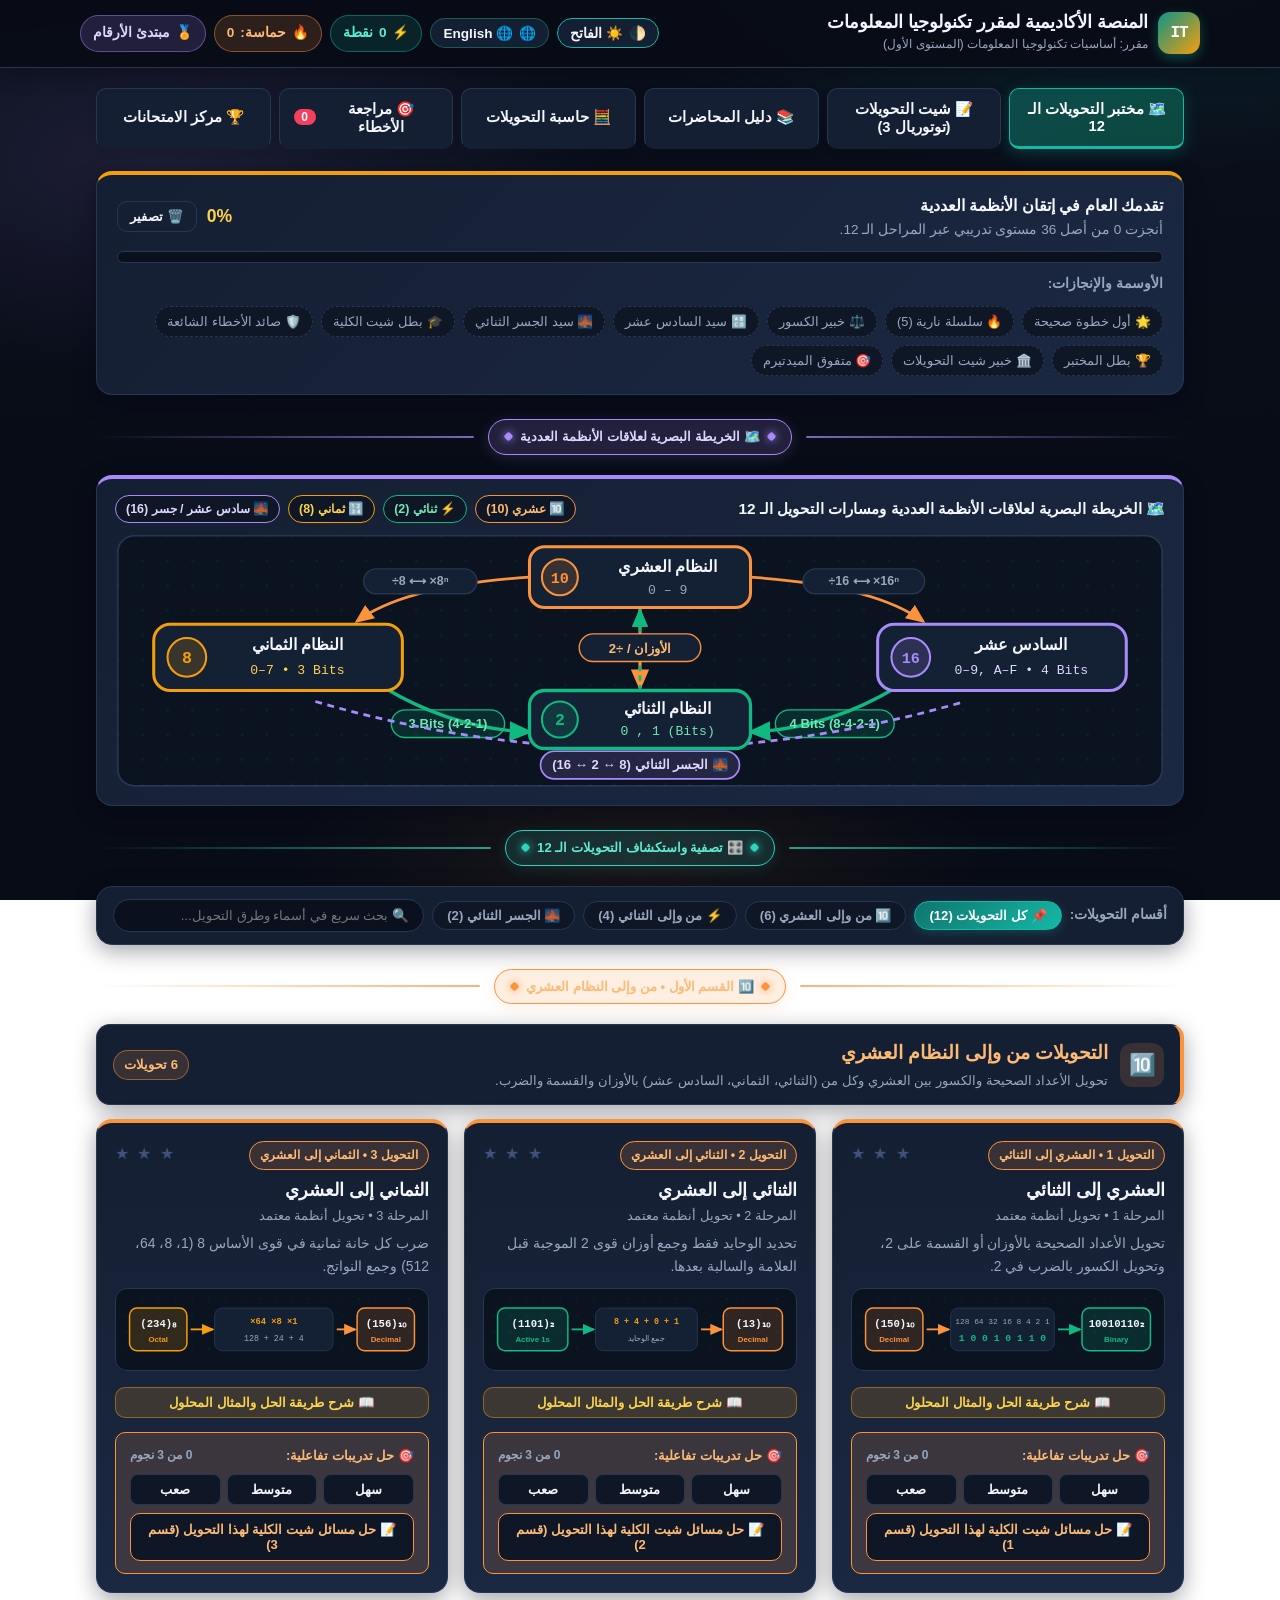
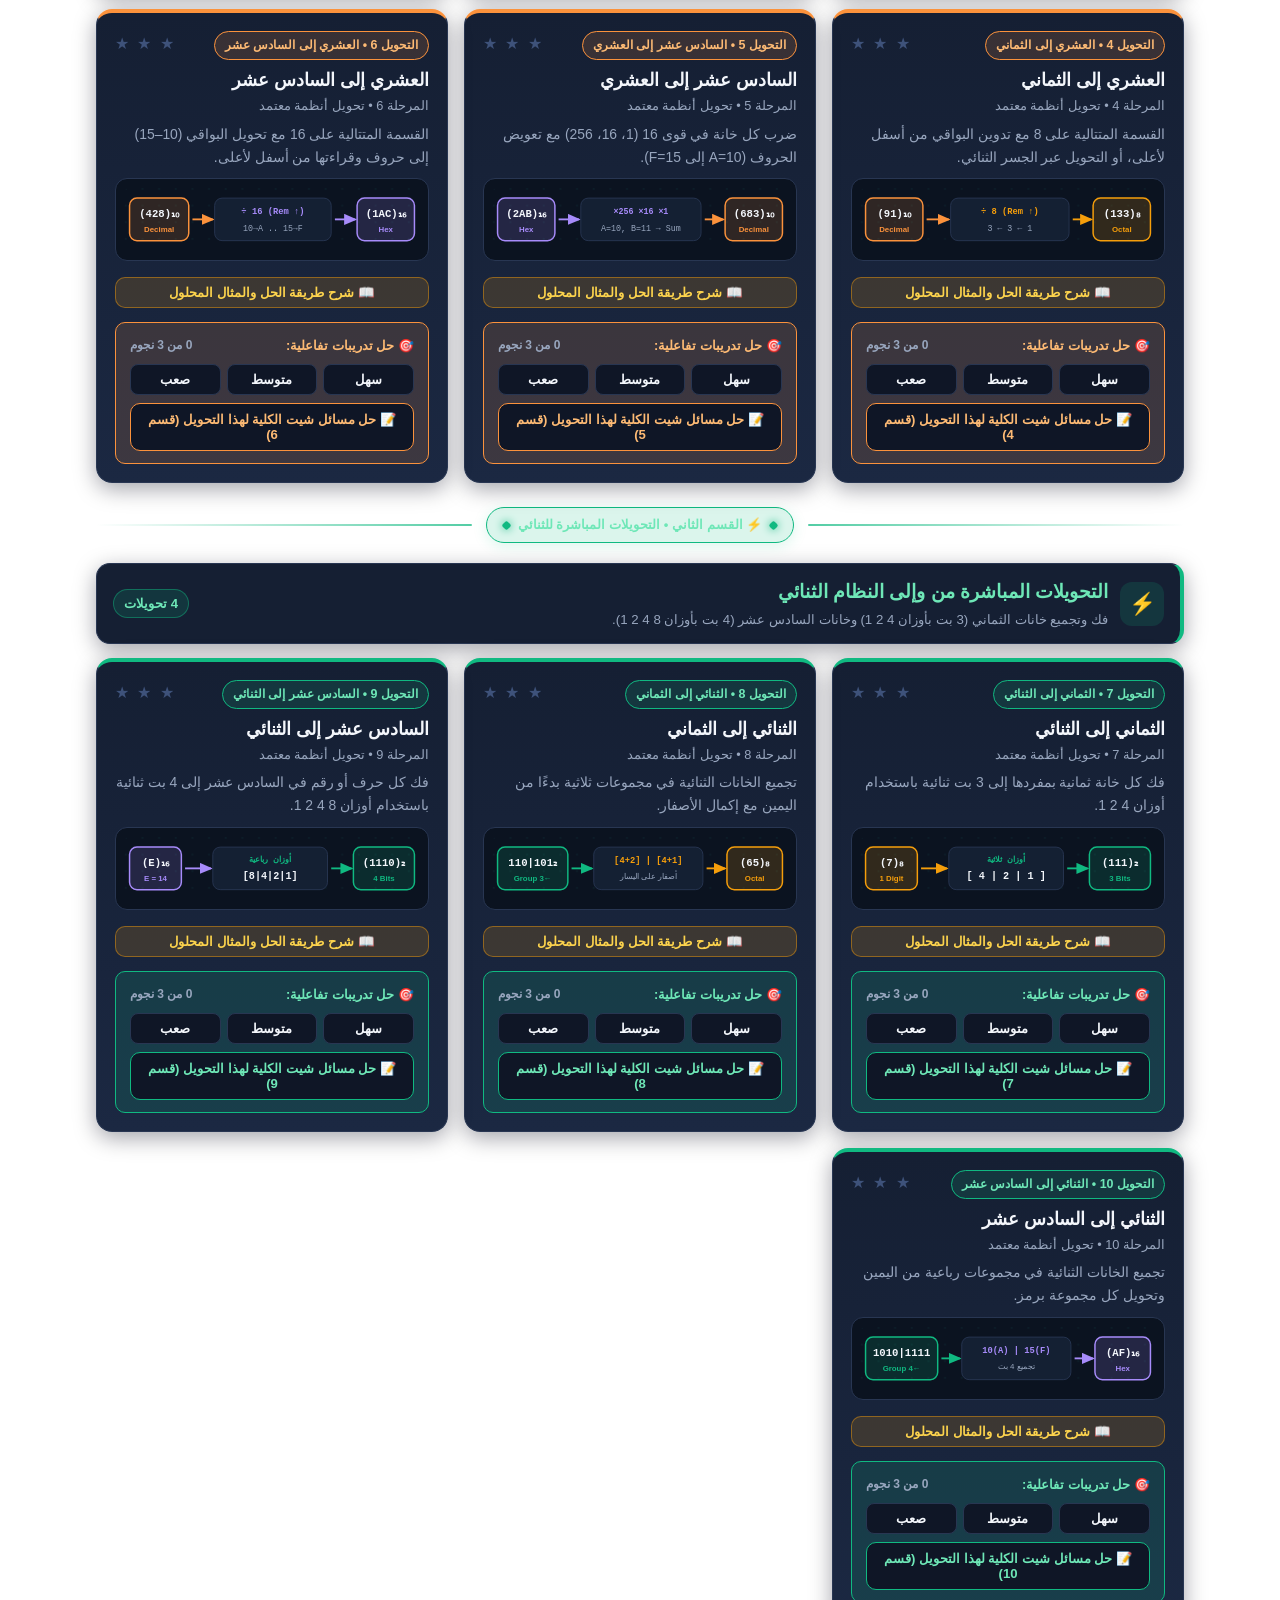
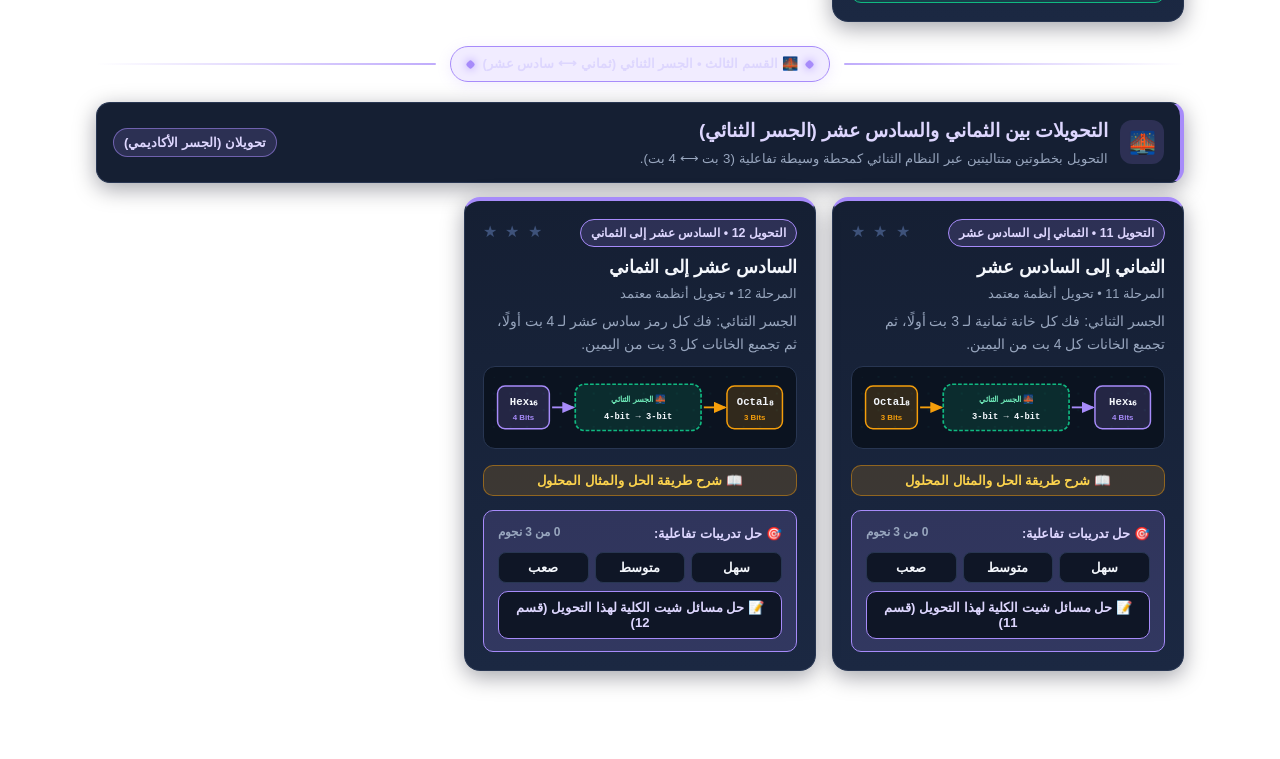
<file: 1-index.html>
<!DOCTYPE html>
<html lang="ar" dir="rtl">
<head>
  <meta charset="UTF-8" />
  <meta name="viewport" content="width=device-width, initial-scale=1.0" />
  <title>مختبر الأنظمة العددية — لعبة تعليمية تفاعلية</title>
  <link rel="stylesheet" href="IT.css" />
</head>
<body>
  <!-- Top HUD -->
  <header class="topbar">
    <div class="topbar-inner">
      <div class="brand" id="btnHomeLogo" title="العودة لفهرس المحاضرات" style="cursor:pointer;" onclick="showView('lectures')">
        <div class="brand-icon" style="background:linear-gradient(135deg, #0d9488, #f59e0b);">IT</div>
        <div>
          <h1 id="brandTitle" style="font-size:1.1rem;font-weight:800;">IT Essentials Course Platform (Number Systems & Architecture)</h1>
          <small id="brandSubtitle" style="color:var(--text-muted);">Academic Computing & Digital Fundamentals (2026/2027)</small>
        </div>
      </div>
      <div class="hud">
        <button class="stat-pill" id="btnThemeToggle" onclick="toggleTheme()" title="Toggle Light / Dark Mode" style="cursor:pointer;border-color:var(--primary);">
          🌓 <span id="themeToggleText">Light Mode</span>
        </button>
        <button class="stat-pill" id="btnLangToggle" onclick="toggleLanguage()" title="Switch Language / تبديل اللغة" style="cursor:pointer;border-color:rgba(16,185,129,0.4);">
          🌐 <span id="langToggleText">عربي</span>
        </button>
        <div class="stat-pill xp">⚡ <span id="hudXp">0</span> <span id="hudXpUnit">pts</span></div>
        <div class="stat-pill streak">🔥 <span id="hudStreakLabel">Streak:</span> <span id="hudStreak">0</span></div>
        <div class="stat-pill rank">🏅 <span id="hudRank">Number Rookie</span></div>
      </div>
    </div>
  </header>

  <main class="container">
    <!-- Navigation -->
    <nav class="nav-tabs" id="mainNav">
      <button class="nav-btn active" data-view="stages" id="navTabStages">🗺️ مختبر التحويلات الـ 12</button>
      <button class="nav-btn" data-view="sheet" id="navTabSheet">📝 شيت التحويلات (توتوريال 3)</button>
      <button class="nav-btn" data-view="lectures" id="navTabLectures">📚 دليل المحاضرات</button>
      <button class="nav-btn" data-view="calc" id="navTabCalc">🧮 حاسبة التحويلات</button>
      <button class="nav-btn" data-view="mistakes" id="navTabMistakes">🎯 مراجعة الأخطاء <span class="badge-count" id="mistakeCountBadge">0</span></button>
      <button class="nav-btn" data-view="exam" id="navTabExam">🏆 مركز الامتحانات</button>
    </nav>

    <!-- View 1: Stages Dashboard -->
    
    <!-- View 0: Lectures & Course Syllabus Dashboard -->
    <section id="viewLectures" class="hidden">
      <div class="sheet-banner" style="background: linear-gradient(135deg, rgba(20, 184, 166, 0.16) 0%, rgba(245, 158, 11, 0.12) 100%); border-color: rgba(20, 184, 166, 0.38);">
        <div class="banner-emblem" aria-hidden="true">
          <svg viewBox="0 0 64 64" width="64" height="64">
            <rect x="6" y="10" width="52" height="44" rx="12" fill="var(--primary-soft)" stroke="var(--primary)" stroke-width="2.5"/>
            <rect x="16" y="18" width="32" height="20" rx="4" fill="var(--svg-node)" stroke="var(--primary)" stroke-width="1.8"/>
            <path d="M22 25 L27 28 L22 31 M30 31 L38 31" stroke="var(--accent)" stroke-width="2.2" stroke-linecap="round" stroke-linejoin="round" fill="none"/>
            <path d="M18 46 H46 M26 42 V50 M38 42 V50" stroke="var(--warn)" stroke-width="2.2" stroke-linecap="round"/>
          </svg>
        </div>
        <h2 style="font-size:1.65rem;margin-bottom:8px;">المنصة الأكاديمية لمقرر تكنولوجيا المعلومات</h2>
        <h3 style="font-size:1.2rem;color:var(--primary-fg);margin-bottom:10px;">مقرر: أساسيات تكنولوجيا المعلومات (المستوى الأول)</h3>
        <p style="color:var(--text-muted);max-width:820px;margin:0 auto 16px;font-size:0.95rem;line-height:1.6;">
          أهلاً بك في المنصة الأكاديمية الشاملة لمقرر تكنولوجيا المعلومات. تم تقسيم المنصة إلى <strong>محاضرات دراسية معيارية</strong>، وتُعد <strong>المحاضرة الثالثة (الأنظمة العددية وشيت توتوريال 3)</strong> هي النواة النشطة التفاعلية بالكامل المزودة بجميع التحويلات الـ 12 وحلول الشيت النموذجية والاختبارات التفاعلية.
        </p>
        <div style="display:flex;justify-content:center;gap:10px;flex-wrap:wrap;">
          <button class="btn btn-primary" onclick="document.getElementById('lectureGrid').scrollIntoView({behavior:'smooth'})">📚 استعراض محاضرات المقرر (1 إلى 4)</button>
          <button class="btn btn-warn" onclick="showView('calc')">🧮 حاسبة التحويلات الذكية</button>
          <button class="btn btn-outline" onclick="showView('exam')">🏆 مركز الامتحانات الأكاديمي</button>
        </div>
      </div>

      <div class="section-divider" data-tone="purple">
        <span class="divider-line divider-line-start"></span>
        <span class="divider-pill">
          <span class="divider-dot"></span>
          <span class="divider-label" data-i18n-en="📚 Academic Course Modules (Lectures 1–6)">📚 محاضرات المقرر الأكاديمي (من 1 إلى 6)</span>
          <span class="divider-dot"></span>
        </span>
        <span class="divider-line divider-line-end"></span>
      </div>

      <!-- Course Lectures Grid -->
      <div style="margin-top:8px;">
        <h3 style="font-size:1.25rem;font-weight:800;margin-bottom:16px;color:var(--text);display:flex;align-items:center;gap:8px;">
          <span>📚 فهرس المحاضرات الأكاديمية لمقرر تكنولوجيا المعلومات:</span>
        </h3>
        <div class="lecture-grid" id="lectureGrid"></div>
        <div style="margin-top:16px;display:flex;gap:10px;flex-wrap:wrap;">
          <a class="btn btn-primary" href="lecture5-networks.html" style="text-decoration:none;">🌐 المحاضرة 5: الشبكات والإنترنت والسحابة (ملخص + شرح + أسئلة)</a>
          <a class="btn btn-accent" href="lecture4-extra.html" style="text-decoration:none;">💡 إضافة المحاضرة 4: Pseudocode وPython ودورة المعالج وAI</a>
        </div>
      </div>
    </section>

    
    <!-- View: Lecture 1 (Intro to IT & Computer Systems) -->
    <section id="viewLec1" class="hidden" data-view-accent="orange">
      <div class="sheet-banner" style="background: linear-gradient(135deg, rgba(251, 146, 60, 0.16) 0%, rgba(245, 158, 11, 0.13) 100%); border-color: rgba(251, 146, 60, 0.42);">
        <div style="display:flex;justify-content:center;gap:10px;flex-wrap:wrap;margin-bottom:12px;">
          <button class="btn btn-outline btn-sm js-back-lectures" onclick="showView('lectures')" style="border-color:var(--orange);color:var(--orange-fg);">⬅️ العودة لفهرس المحاضرات (Lectures Hub)</button>
        </div>
        <div class="banner-emblem" aria-hidden="true">
          <svg viewBox="0 0 64 64" width="60" height="60">
            <rect x="18" y="18" width="28" height="28" rx="6" fill="var(--orange-soft)" stroke="var(--orange)" stroke-width="2.4"/>
            <rect x="25" y="25" width="14" height="14" rx="2.5" fill="var(--svg-node)" stroke="var(--warn)" stroke-width="2"/>
            <path d="M24 10 V18 M32 10 V18 M40 10 V18 M24 46 V54 M32 46 V54 M40 46 V54 M10 24 H18 M10 32 H18 M10 40 H18 M46 24 H54 M46 32 H54 M46 40 H54" stroke="var(--orange)" stroke-width="2.2" stroke-linecap="round"/>
          </svg>
        </div>
        <div class="sheet-uni-tag" id="lec1BadgeTag" style="color:var(--orange-fg);background:var(--orange-soft);border-color:rgba(251,146,60,0.4);">💻 المحاضرة 1 • أساسيات تكنولوجيا المعلومات وعمارة الحاسوب</div>
        <h2 style="font-size:1.6rem;color:var(--text);margin-bottom:6px;" id="lec1TitleHead">المحاضرة 1: مدخل تكنولوجيا المعلومات ومكونات الحاسوب</h2>
        <div style="font-size:0.95rem;color:var(--orange-fg);font-weight:700;margin-bottom:10px;" id="lec1SubTitleHead">Introduction to Information Technology & Computer Systems (Tutorial 1)</div>
        <p style="color:var(--text-muted);max-width:760px;margin:0 auto 16px;font-size:0.93rem;line-height:1.6;" id="lec1BannerDesc" data-i18n-en="The complete interactive guide to IT fundamentals: the four pillars of any computer system (Hardware, Software, Data, User), the IPOS processing cycle, CPU details (Cores &amp; GHz), GPUs and AI, RAM speeds, the SSD vs HDD comparison, and the ideal PC specs for a programming student, with the solved 50-question Tutorial 1 sheet and model written answers.">
          الشرح التفاعلي الشامل لمدخل تكنولوجيا المعلومات، الأركان الأربعة لأي نظام حاسوبي (Hardware, Software, Data, User)، دورة المعالجة (IPOS)، تفاصيل المعالج (CPU Cores & GHz)، كروت الشاشة والذكاء الاصطناعي (GPU)، سرعات الذاكرة (RAM)، المقارنة بين SSD و HDD، ومواصفات الحاسوب المثالية لطالب البرمجة، مع حلول شيت التوتوريال الـ 50 سؤالاً والأسئلة المقالية النموذجية.
        </p>
        <div style="display:flex;justify-content:center;gap:10px;flex-wrap:wrap;">
          <button class="btn btn-primary" onclick="setLec1SubTab('guide')" data-i18n-en="📖 Interactive Theory &amp; Study">📖 الشرح والدراسة التفاعلية</button>
          <button class="btn btn-accent" onclick="setLec1SubTab('sheet')" data-i18n-en="📝 Tutorial Sheet (50 MCQs + Written)">📝 شيت التوتوريال (50 MCQs + مقالي)</button>
          <button class="btn btn-warn" onclick="setLec1SubTab('builder')" data-i18n-en="🛠️ PC Builder &amp; Spec Evaluator">🛠️ محاكي تجميع الحاسوب وتقييم المواصفات</button>
          <button class="btn btn-outline" onclick="startLecPractice('lec1', 'all')" data-i18n-en="🚀 Start Lecture 1 Practice in the Arena">🚀 بدء اختبار المحاضرة 1 في الآرينا</button>
        </div>
      </div>

      <div class="section-divider" data-tone="orange">
        <span class="divider-line divider-line-start"></span>
        <span class="divider-pill">
          <span class="divider-dot"></span>
          <span class="divider-label" data-i18n-en="💻 Lecture 1 Study Sections &amp; Hardware Lab">💻 أقسام دراسة المحاضرة 1 ومعمل العتاد</span>
          <span class="divider-dot"></span>
        </span>
        <span class="divider-line divider-line-end"></span>
      </div>

      <!-- Sub Navigation Tabs for Lecture 1 -->
      <div class="lecture-subnav">
        <button class="subnav-btn active" id="subnavLec1Guide" onclick="setLec1SubTab('guide')">📖 الشرح والمفاهيم الأساسية</button>
        <button class="subnav-btn" id="subnavLec1Sheet" onclick="setLec1SubTab('sheet')">📝 شيت التوتوريال والأسئلة (50 سؤالاً)</button>
        <button class="subnav-btn" id="subnavLec1Written" onclick="setLec1SubTab('written')">✍️ الأسئلة المقالية ومهمة الذكاء الاصطناعي</button>
        <button class="subnav-btn" id="subnavLec1Builder" onclick="setLec1SubTab('builder')">🛠️ محاكي مواصفات الحاسوب الذكي</button>
      </div>

      <!-- Tip Badge for Translation -->
      <div class="glossary-tip-badge" style="margin-bottom:18px;">
        <span data-i18n-en="💡 Interactive tip: click any word or a full sentence (or select any text with the mouse) to hear its English pronunciation 🔊 and see its instant academic Arabic translation!">💡 تلميح تفاعلي: يمكنك النقر على أي كلمة أو جملة كاملة (أو تظليل أي نص بالماوس) للاستماع لنطقها بالإنجليزية 🔊 وعرض ترجمتها الأكاديمية الفورية بالعربية!</span>
      </div>

      <!-- Tab 1: Theory Guide Container -->
      <div id="lec1GuideContent" class="lec-tab-panel"></div>

      <!-- Tab 2: Interactive Sheet Questions -->
      <div id="lec1SheetContent" class="lec-tab-panel hidden">
        <div style="display:flex;justify-content:space-between;align-items:center;flex-wrap:wrap;gap:10px;margin-bottom:16px;">
          <div>
            <h3 style="font-size:1.15rem;color:var(--text);font-weight:800;" id="lec1SheetHeader" data-i18n-en="Lecture 1 Sheet Question Bank (Tutorial 1: 50 Multiple-Choice Questions)">بنك أسئلة شيت المحاضرة 1 (توتوريال 1: 50 سؤال اختيارات متعددة)</h3>
            <p style="font-size:0.85rem;color:var(--text-muted);" id="lec1SheetSub" data-i18n-en="Pick the correct answer for instant marking, a detailed scientific explanation, and XP points:">اختر الإجابة الصحيحة لتحصل على تصحيح فوري، شرح علمي مفصل، ونقاط خبرة XP:</p>
          </div>
          <div style="display:flex;gap:8px;flex-wrap:wrap;">
            <button class="btn btn-accent btn-sm" onclick="startLecPractice('lec1', 'all')" data-i18n-en="🚀 Solve in Interactive Challenge Mode (Arena)">🚀 حل في وضع التحدي التفاعلي (Arena)</button>
            <button class="btn btn-outline btn-sm" onclick="startLecPractice('lec1', 'random10')" data-i18n-en="🎲 10 Random Questions">🎲 10 أسئلة عشوائية</button>
          </div>
        </div>
        <div id="lec1QuestionsList" class="questions-container"></div>
      </div>

      <!-- Tab 3: Written Questions & AI Student Task -->
      <div id="lec1WrittenContent" class="lec-tab-panel hidden">
        <div id="lec1WrittenList" class="written-container"></div>
      </div>

      <!-- Tab 4: Interactive PC Spec Evaluator Tool -->
      <div id="lec1BuilderContent" class="lec-tab-panel hidden">
        <div class="builder-card">
          <div style="display:flex;align-items:center;gap:10px;margin-bottom:12px;">
            <div style="font-size:2rem;">💻</div>
            <div>
              <h3 style="font-size:1.25rem;font-weight:800;color:var(--primary);" id="builderTitle" data-i18n-en="Interactive PC Spec Evaluator for Programming Students (PC Spec Evaluator)">أداة تقييم مواصفات الحاسوب التفاعلية لطالب البرمجة (PC Spec Evaluator)</h3>
              <p style="font-size:0.86rem;color:var(--text-muted);" id="builderSub" data-i18n-en="Choose component specs based on the Lecture 1 criteria and watch their live suitability score for programming work, virtual machines, and AI:">اختر مواصفات المكونات بناءً على معايير المحاضرة 1، وشاهد تقييم ملاءمتها للأعمال البرمجية والأنظمة الافتراضية والذكاء الاصطناعي لحظياً:</p>
            </div>
          </div>
          
          <div class="builder-grid">
            <!-- Left Controls -->
            <div class="builder-controls">
              <div class="builder-group">
                <label><strong data-i18n-en="1. Central Processing Unit (CPU):">1. المعالج المركزي (CPU):</strong></label>
                <select id="builderCpu" class="form-control" onchange="updatePcEvaluator()">
                  <option value="dual_2ghz" data-i18n-en="Dual-Core (2 Cores @ 2.0 GHz) - Very Weak">Dual-Core (2 Cores @ 2.0 GHz) - ضعيف جداً</option>
                  <option value="quad_3ghz" data-i18n-en="Quad-Core (4 Cores / 8 Threads @ 3.0 GHz) - Budget">Quad-Core (4 Cores / 8 Threads @ 3.0 GHz) - اقتصادي</option>
                  <option value="hexa_35ghz" selected data-i18n-en="Modern Multi-Core (6 Cores / 12 Threads @ 3.5 GHz) - Lecture Recommended ⭐">Modern Multi-Core (6 Cores / 12 Threads @ 3.5 GHz) - موصى به بالمحاضرة ⭐</option>
                  <option value="octa_45ghz" data-i18n-en="High-End Multi-Core (8 Cores / 16 Threads @ 4.5 GHz) - Professional">High-End Multi-Core (8 Cores / 16 Threads @ 4.5 GHz) - احترافي</option>
                </select>
              </div>

              <div class="builder-group">
                <label><strong data-i18n-en="2. Random Access Memory (RAM):">2. ذاكرة الوصول العشوائي (RAM):</strong></label>
                <select id="builderRam" class="form-control" onchange="updatePcEvaluator()">
                  <option value="4" data-i18n-en="4 GB RAM (Unsuitable for modern dev environments)">4 GB RAM (غير مناسب لبيئات التطوير الحديثة)</option>
                  <option value="8" data-i18n-en="8 GB RAM (Acceptable minimum, browsing only)">8 GB RAM (حد أدنى مقبول للتصفح فقط)</option>
                  <option value="16" selected data-i18n-en="16 GB RAM (Lecture-recommended for IT students ⭐)">16 GB RAM (الموصى به بالمحاضرة لطالب IT ⭐)</option>
                  <option value="32" data-i18n-en="32 GB RAM (Excellent for multiple VMs)">32 GB RAM (ممتاز للآلات الافتراضية المتعددة VMs)</option>
                </select>
              </div>

              <div class="builder-group">
                <label><strong data-i18n-en="3. Permanent Storage (Storage):">3. وحدة التخزين الدائم (Storage):</strong></label>
                <select id="builderStorage" class="form-control" onchange="updatePcEvaluator()">
                  <option value="hdd_1tb" data-i18n-en="1 TB Mechanical HDD (Slow boot &amp; app loading)">1 TB HDD ميكانيكي (بطيء في الإقلاع وفتح البرامج)</option>
                  <option value="ssd_256" data-i18n-en="256 GB NVMe SSD (Fast but tight capacity)">256 GB NVMe SSD (سريع ولكن سعة ضيقة)</option>
                  <option value="ssd_512" selected data-i18n-en="512 GB - 1 TB Fast NVMe SSD (Lecture recommended ⭐)">512 GB - 1 TB Fast NVMe SSD (موصى به بالمحاضرة ⭐)</option>
                  <option value="hybrid" data-i18n-en="512 GB SSD (for OS) + 2 TB HDD (archive &amp; bulk storage)">512 GB SSD (للنظام) + 2 TB HDD (أرشيف وتخزين ضخم)</option>
                </select>
              </div>

              <div class="builder-group">
                <label><strong data-i18n-en="4. Graphics Processing Unit (GPU):">4. معالج الرسوميات (GPU):</strong></label>
                <select id="builderGpu" class="form-control" onchange="updatePcEvaluator()">
                  <option value="integrated" selected data-i18n-en="Integrated GPU - Sufficient for most programming &amp; university tasks">كارت مدمج (Integrated GPU) - كافٍ جداً لأغلب مهام البرمجة والجامعة</option>
                  <option value="dedicated_4gb" data-i18n-en="Budget Dedicated (4GB VRAM) - Good for light design">كارت منفصل اقتصادي (Dedicated 4GB VRAM) - جيد للتصميم الخفيف</option>
                  <option value="dedicated_8gb" data-i18n-en="Powerful Dedicated (8GB+ VRAM RTX) - Essential for AI, 3D &amp; rendering">كارت منفصل قوي (Dedicated 8GB+ VRAM RTX) - ضروري للذكاء الاصطناعي و 3D والريندر</option>
                </select>
              </div>
            </div>

            <!-- Right Evaluation Scorecard -->
            <div class="builder-results" id="builderResultsBox"></div>
          </div>
        </div>
      </div>
    </section>
  

    <!-- View: Lecture 2 (Operating Systems & Software) -->
    <section id="viewLec2" class="hidden" data-view-accent="emerald">
      <div class="sheet-banner" style="background: linear-gradient(135deg, rgba(16, 185, 129, 0.16) 0%, rgba(20, 184, 166, 0.14) 100%); border-color: rgba(16, 185, 129, 0.42);">
        <div style="display:flex;justify-content:center;gap:10px;flex-wrap:wrap;margin-bottom:12px;">
          <button class="btn btn-outline btn-sm js-back-lectures" onclick="showView('lectures')" style="border-color:var(--accent);color:var(--accent-fg);">⬅️ العودة لفهرس المحاضرات (Lectures Hub)</button>
        </div>
        <div class="banner-emblem" aria-hidden="true">
          <svg viewBox="0 0 64 64" width="60" height="60">
            <rect x="8" y="10" width="48" height="12" rx="4" fill="var(--orange-soft)" stroke="var(--orange)" stroke-width="2"/>
            <rect x="8" y="26" width="48" height="12" rx="4" fill="var(--accent-soft)" stroke="var(--accent)" stroke-width="2"/>
            <rect x="8" y="42" width="48" height="12" rx="4" fill="var(--purple-soft)" stroke="var(--purple)" stroke-width="2"/>
            <circle cx="16" cy="16" r="2.2" fill="var(--orange)"/>
            <circle cx="16" cy="32" r="2.2" fill="var(--accent)"/>
            <circle cx="16" cy="48" r="2.2" fill="var(--purple)"/>
          </svg>
        </div>
        <div class="sheet-uni-tag" id="lec2BadgeTag" style="color:var(--accent-fg);background:var(--accent-soft);border-color:rgba(16,185,129,0.4);">🖥️ المحاضرة 2 • أنظمة التشغيل وهندسة البرمجيات</div>
        <h2 style="font-size:1.6rem;color:var(--text);margin-bottom:6px;" id="lec2TitleHead">المحاضرة 2: أنظمة التشغيل والبرمجيات</h2>
        <div style="font-size:0.95rem;color:var(--accent-fg);font-weight:700;margin-bottom:10px;" id="lec2SubTitleHead">Operating Systems & Software (Tutorial 2)</div>
        <p style="color:var(--text-muted);max-width:760px;margin:0 auto 16px;font-size:0.93rem;line-height:1.6;" id="lec2BannerDesc" data-i18n-en="A complete interactive academic guide to software: the hardware-software relationship, system vs application software, the seven OS functions (CPU scheduling, memory &amp; virtual memory, files &amp; file systems, devices &amp; drivers, security, GUI &amp; CLI interfaces, and networking), OS types, the three translators (Compiler, Interpreter, Assembler), and maintenance/backup/compression utilities, with the solved 50-question tutorial sheet and model written answers.">
          دليل أكاديمي تفاعلي شامل لشرح مفهوم البرمجيات، العلاقة بين العتاد والبرمجيات، برمجيات النظام مقابل البرمجيات التطبيقية، الوظائف السبع لنظام التشغيل (جدولة المعالج، إدارة الذاكرة والذاكرة الافتراضية، إدارة الملفات ونظم الملفات، إدارة الأجهزة وبرامج التعريف، الأمان، الواجهات GUI و CLI، والشبكات)، أنواع أنظمة التشغيل، المترجمات الثلاثة (Compiler, Interpreter, Assembler)، وبرمجيات الصيانة والنسخ الاحتياطي والضغط، مع حلول الـ 50 سؤالاً لشيت التوتوريال والأسئلة المقالية النموذجية.
        </p>
        <div style="display:flex;justify-content:center;gap:10px;flex-wrap:wrap;">
          <button class="btn btn-primary" onclick="setLec2SubTab('guide')" data-i18n-en="📖 Interactive Theory &amp; Study">📖 الشرح والدراسة التفاعلية</button>
          <button class="btn btn-accent" onclick="setLec2SubTab('sheet')" data-i18n-en="📝 Tutorial Sheet (50 MCQs + Written)">📝 شيت التوتوريال (50 MCQs + مقالي)</button>
          <button class="btn btn-warn" onclick="setLec2SubTab('sim')" data-i18n-en="⚙️ Translators &amp; CPU Scheduler Simulator">⚙️ محاكي المترجمات وجدولة المعالج</button>
          <button class="btn btn-outline" onclick="startLecPractice('lec2', 'all')" data-i18n-en="🚀 Start Lecture 2 Practice in the Arena">🚀 بدء اختبار المحاضرة 2 في الآرينا</button>
        </div>
      </div>

      <div class="section-divider" data-tone="emerald">
        <span class="divider-line divider-line-start"></span>
        <span class="divider-pill">
          <span class="divider-dot"></span>
          <span class="divider-label" data-i18n-en="🖥️ Lecture 2 Study Modules &amp; OS Simulator">🖥️ أقسام دراسة المحاضرة 2 ومحاكي نظام التشغيل</span>
          <span class="divider-dot"></span>
        </span>
        <span class="divider-line divider-line-end"></span>
      </div>

      <!-- Sub Navigation Tabs for Lecture 2 -->
      <div class="lecture-subnav">
        <button class="subnav-btn active" id="subnavLec2Guide" onclick="setLec2SubTab('guide')">📖 الشرح والمفاهيم الأساسية</button>
        <button class="subnav-btn" id="subnavLec2Sheet" onclick="setLec2SubTab('sheet')">📝 شيت التوتوريال والأسئلة (50 سؤالاً)</button>
        <button class="subnav-btn" id="subnavLec2Written" onclick="setLec2SubTab('written')">✍️ الأسئلة المقالية النموذجية</button>
        <button class="subnav-btn" id="subnavLec2Sim" onclick="setLec2SubTab('sim')" data-i18n-en="⚙️ Translators &amp; CPU Scheduler Simulator">⚙️ محاكي المترجمات وجدولة المعالج</button>
      </div>

      <!-- Tip Badge for Translation -->
      <div class="glossary-tip-badge" style="margin-bottom:18px;">
        <span data-i18n-en="💡 Interactive tip: click any word or a full sentence (or select any text with the mouse) to hear its English pronunciation 🔊 and see its instant academic Arabic translation!">💡 تلميح تفاعلي: يمكنك النقر على أي كلمة أو جملة كاملة (أو تظليل أي نص بالماوس) للاستماع لنطقها بالإنجليزية 🔊 وعرض ترجمتها الأكاديمية الفورية بالعربية!</span>
      </div>

      <!-- Tab 1: Theory Guide Container -->
      <div id="lec2GuideContent" class="lec-tab-panel"></div>

      <!-- Tab 2: Interactive Sheet Questions -->
      <div id="lec2SheetContent" class="lec-tab-panel hidden">
        <div style="display:flex;justify-content:space-between;align-items:center;flex-wrap:wrap;gap:10px;margin-bottom:16px;">
          <div>
            <h3 style="font-size:1.15rem;color:var(--text);font-weight:800;" id="lec2SheetHeader" data-i18n-en="Lecture 2 Sheet Question Bank (Tutorial 2: 50 Multiple-Choice Questions)">بنك أسئلة شيت المحاضرة 2 (توتوريال 2: 50 سؤال اختيارات متعددة)</h3>
            <p style="font-size:0.85rem;color:var(--text-muted);" id="lec2SheetSub" data-i18n-en="Pick the correct answer for instant marking, a detailed scientific explanation, and XP points:">اختر الإجابة الصحيحة لتحصل على تصحيح فوري، شرح علمي مفصل، ونقاط خبرة XP:</p>
          </div>
          <div style="display:flex;gap:8px;flex-wrap:wrap;">
            <button class="btn btn-accent btn-sm" onclick="startLecPractice('lec2', 'all')" data-i18n-en="🚀 Solve in Interactive Challenge Mode (Arena)">🚀 حل في وضع التحدي التفاعلي (Arena)</button>
            <button class="btn btn-outline btn-sm" onclick="startLecPractice('lec2', 'random10')" data-i18n-en="🎲 10 Random Questions">🎲 10 أسئلة عشوائية</button>
          </div>
        </div>
        <div id="lec2QuestionsList" class="questions-container"></div>
      </div>

      <!-- Tab 3: Written Questions -->
      <div id="lec2WrittenContent" class="lec-tab-panel hidden">
        <div id="lec2WrittenList" class="written-container"></div>
      </div>

      <!-- Tab 4: Interactive OS & Translators Simulator -->
      <div id="lec2SimContent" class="lec-tab-panel hidden">
        <div class="builder-card">
          <div style="display:flex;align-items:center;gap:10px;margin-bottom:12px;">
            <div style="font-size:2rem;">⚙️</div>
            <div>
              <h3 style="font-size:1.25rem;font-weight:800;color:var(--primary);" id="simTitle" data-i18n-en="Programming Translators &amp; CPU Scheduling Simulator (Translators &amp; OS Simulator)">محاكي مترجمات لغات البرمجة وجدولة المهام (Translators & OS Simulator)</h3>
              <p style="font-size:0.86rem;color:var(--text-muted);" id="simSub" data-i18n-en="See in practice the core differences between the Compiler, the Interpreter and the Assembler, and how the CPU manages multiple processes in memory:">شاهد عملياً الفروق الجوهرية بين المترجم (Compiler) والمفسر (Interpreter) والمجمع (Assembler)، وكيف يدير المعالج العمليات المتعددة في الذاكرة:</p>
            </div>
          </div>

          <div style="display:grid;grid-template-columns:repeat(auto-fit, minmax(280px, 1fr));gap:16px;">
            <!-- Simulator Box 1: Translators in Action -->
            <div style="background:var(--card);border:1px solid var(--border);border-radius:12px;padding:16px;">
              <h4 style="color:var(--primary);margin-bottom:10px;font-size:1.05rem;" data-i18n-en="1. Translators Experiment (Translators Pipeline):">1. تجربة المترجمات (Translators Pipeline):</h4>
              <div style="margin-bottom:10px;">
                <label style="font-size:0.85rem;color:var(--text-muted);display:block;margin-bottom:4px;" data-i18n-en="Choose a translator type to try:">اختر نوع المترجم للتجربة:</label>
                <div style="display:flex;gap:6px;flex-wrap:wrap;">
                  <button class="btn btn-outline btn-xs" id="btnSimCompiler" onclick="runSimTranslator('compiler')">Compiler (C++/Java)</button>
                  <button class="btn btn-outline btn-xs" id="btnSimInterpreter" onclick="runSimTranslator('interpreter')">Interpreter (Python)</button>
                  <button class="btn btn-outline btn-xs" id="btnSimAssembler" onclick="runSimTranslator('assembler')">Assembler (Assembly)</button>
                </div>
              </div>
              <div id="translatorSimOutput" data-i18n-en="Click any translator to watch its translation cycle, execution speed, and output files..." style="background:var(--surface);border:1px solid var(--border);border-radius:8px;padding:12px;font-size:0.85rem;min-height:160px;font-family:monospace;line-height:1.6;">
                اضغط على أي مترجم لمشاهدة دورة الترجمة وسرعة التنفيذ والملفات الناتجة...
              </div>
            </div>

            <!-- Simulator Box 2: CPU Multitasking & Scheduling -->
            <div style="background:var(--card);border:1px solid var(--border);border-radius:12px;padding:16px;">
              <h4 style="color:var(--accent);margin-bottom:10px;font-size:1.05rem;" data-i18n-en="2. CPU Scheduling &amp; Multitasking (CPU Scheduling / Time-Slicing):">2. جدولة المعالج وتعدد المهام (CPU Scheduling / Time-Slicing):</h4>
              <p style="font-size:0.84rem;color:var(--text-muted);margin-bottom:10px;" data-i18n-en="How the CPU gives each app (IDE, Web Browser, Media Player) a time slice (Quantum) so they all run concurrently:">
                كيف يُعطي المعالج شريحة زمنية (Quantum) لكل تطبيق (IDE, Web Browser, Media Player) ليعملوا في وقت متزامن:
              </p>
              <div style="margin-bottom:12px;">
                <button class="btn btn-primary btn-sm" id="btnStartScheduler" onclick="toggleSchedulerSim()" data-i18n-en="▶️ Start CPU Scheduling Simulation">▶️ تشغيل محاكاة الجدولة الزمنية</button>
              </div>
              <div id="schedulerTimeline" style="display:flex;flex-direction:column;gap:8px;">
                <div style="display:flex;align-items:center;gap:8px;font-size:0.82rem;">
                  <span style="width:90px;font-weight:bold;color:var(--primary);">VS Code (IDE):</span>
                  <div style="flex:1;background:var(--bg-inset);height:14px;border-radius:4px;overflow:hidden;position:relative;">
                    <div id="barProc1" style="height:100%;width:0%;background:var(--primary);transition:width 0.2s linear;"></div>
                  </div>
                  <span id="stateProc1" class="tag easy" style="font-size:0.7rem;" data-i18n-en="Ready">جاهز</span>
                </div>
                <div style="display:flex;align-items:center;gap:8px;font-size:0.82rem;">
                  <span style="width:90px;font-weight:bold;color:var(--accent);">Chrome Browser:</span>
                  <div style="flex:1;background:var(--bg-inset);height:14px;border-radius:4px;overflow:hidden;position:relative;">
                    <div id="barProc2" style="height:100%;width:0%;background:var(--accent);transition:width 0.2s linear;"></div>
                  </div>
                  <span id="stateProc2" class="tag medium" style="font-size:0.7rem;" data-i18n-en="Ready">جاهز</span>
                </div>
                <div style="display:flex;align-items:center;gap:8px;font-size:0.82rem;">
                  <span style="width:90px;font-weight:bold;color:var(--warn);">Media Player:</span>
                  <div style="flex:1;background:var(--bg-inset);height:14px;border-radius:4px;overflow:hidden;position:relative;">
                    <div id="barProc3" style="height:100%;width:0%;background:var(--warn);transition:width 0.2s linear;"></div>
                  </div>
                  <span id="stateProc3" class="tag hard" style="font-size:0.7rem;" data-i18n-en="Ready">جاهز</span>
                </div>
              </div>
              <div id="schedulerLog" data-i18n-en="Status: scheduler stopped. Press start to watch." style="font-size:0.8rem;color:var(--text-muted);margin-top:10px;padding:6px;background:var(--primary-soft);border-radius:6px;">
                الحالة: الجدولة متوقفة. اضغط زر التشغيل للمشاهدة.
              </div>
            </div>
          </div>
        </div>
      </div>
    </section>
  

    <!-- View: Lecture 4 (Programming, Translators & Flowcharts) -->
    <section id="viewLec4" class="hidden" data-view-accent="rose">
      <div class="sheet-banner" style="background: linear-gradient(135deg, rgba(251, 113, 133, 0.16) 0%, rgba(244, 114, 182, 0.14) 100%); border-color: rgba(251, 113, 133, 0.42);">
        <div style="display:flex;justify-content:center;gap:10px;flex-wrap:wrap;margin-bottom:12px;">
          <button class="btn btn-outline btn-sm js-back-lectures" onclick="showView('lectures')" style="border-color:var(--rose);color:var(--rose-fg);">⬅️ العودة لفهرس المحاضرات (Lectures Hub)</button>
        </div>
        <div class="banner-emblem" aria-hidden="true">
          <svg viewBox="0 0 64 64" width="60" height="60">
            <rect x="20" y="6" width="24" height="10" rx="5" fill="var(--rose-soft)" stroke="var(--rose)" stroke-width="2"/>
            <line x1="32" y1="16" x2="32" y2="23" stroke="var(--rose)" stroke-width="2"/>
            <polygon points="32,23 48,34 32,45 16,34" fill="var(--warn-soft)" stroke="var(--warn)" stroke-width="2"/>
            <line x1="32" y1="45" x2="32" y2="51" stroke="var(--accent)" stroke-width="2"/>
            <rect x="20" y="51" width="24" height="9" rx="4" fill="var(--accent-soft)" stroke="var(--accent)" stroke-width="2"/>
          </svg>
        </div>
        <div class="sheet-uni-tag" id="lec4BadgeTag" style="color:var(--rose-fg);background:var(--rose-soft);border-color:rgba(251,113,133,0.4);">⚙️ المحاضرة 4 • أساسيات البرمجة والمترجمات وخرائط التدفق</div>
        <h2 style="font-size:1.6rem;color:var(--text);margin-bottom:6px;" id="lec4TitleHead">المحاضرة 4: البرمجة والمترجمات والتدفق المنطقي</h2>
        <div style="font-size:0.95rem;color:var(--rose-fg);font-weight:700;margin-bottom:10px;" id="lec4SubTitleHead">Programming Fundamentals, Translators & Flowcharts (Tutorial 5)</div>
        <p style="color:var(--text-muted);max-width:760px;margin:0 auto 16px;font-size:0.93rem;line-height:1.6;" id="lec4BannerDesc" data-i18n-en="A complete practical guide to programming basics: how the computer follows logical instructions precisely without guessing (rejecting 10/0), high-level vs low-level languages, the three translators (Compiler, Interpreter, Assembler), algorithms, and the standard flowchart symbols (start/end, input/output, process, decision), with full solutions for the 10 Completion and 10 True/False questions and the 5 flowchart tracing problems with diagrams and trace tables.">
          دليل تعليمي تطبيقي شامل لأساسيات البرمجة، كيف يفهم الحاسوب الأوامر المنطقية بدقة دون تخمين (عدم قبول 10/0)، اللغات عالية ومنخفضة المستوى (High-Level vs Low-Level)، المترجمات الثلاثة (Compiler, Interpreter, Assembler)، الخوارزميات (Algorithms)، الرموز القياسية لخرائط التدفق (Flowcharts: البداية/النهاية، الإدخال/الإخراج، العمليات، وشروط اتخاذ القرار)، مع حلول الشيت الشاملة لأسئلة Complete (10) و True/False (10) وتتبع خرائط التدفق الـ 5 (Flowchart Tracing) بالرسوم والجداول التوضيحية.
        </p>
        <div style="display:flex;justify-content:center;gap:10px;flex-wrap:wrap;">
          <button class="btn btn-primary" onclick="setLec4SubTab('guide')" data-i18n-en="📖 Interactive Theory &amp; Study">📖 الشرح والدراسة التفاعلية</button>
          <button class="btn btn-accent" onclick="setLec4SubTab('sheet')" data-i18n-en="📝 Tutorial Sheet (Complete + True/False)">📝 شيت التوتوريال (Complete + True/False)</button>
          <button class="btn btn-warn" onclick="setLec4SubTab('flow')" data-i18n-en="📊 Flowchart Tracing &amp; Simulation (5 Paths)">📊 تتبع ومحاكاة خرائط التدفق (5 مسارات)</button>
          <button class="btn btn-outline" onclick="startLecPractice('lec4', 'all')" data-i18n-en="🚀 Start Lecture 4 Practice in the Arena">🚀 بدء اختبار المحاضرة 4 في الآرينا</button>
        </div>
      </div>

      <div class="section-divider" data-tone="rose">
        <span class="divider-line divider-line-start"></span>
        <span class="divider-pill">
          <span class="divider-dot"></span>
          <span class="divider-label" data-i18n-en="📊 Lecture 4 Modules &amp; Flowchart Studio">📊 أقسام دراسة المحاضرة 4 ومعمل خرائط التدفق</span>
          <span class="divider-dot"></span>
        </span>
        <span class="divider-line divider-line-end"></span>
      </div>

      <!-- Sub Navigation Tabs for Lecture 4 -->
      <div class="lecture-subnav">
        <button class="subnav-btn active" id="subnavLec4Guide" onclick="setLec4SubTab('guide')">📖 الشرح والمفاهيم الأساسية</button>
        <button class="subnav-btn" id="subnavLec4Sheet" onclick="setLec4SubTab('sheet')">📝 أسئلة الإكمال والصواب والخطأ (20 سؤالاً)</button>
        <button class="subnav-btn" id="subnavLec4Flow" onclick="setLec4SubTab('flow')">📊 مسائل خرائط التدفق وحساب المخرجات (5 مسائل)</button>
      </div>

      <!-- Tip Badge for Translation -->
      <div class="glossary-tip-badge" style="margin-bottom:18px;">
        <span data-i18n-en="💡 Interactive tip: click any word or a full sentence (or select any text with the mouse) to hear its English pronunciation 🔊 and see its instant academic Arabic translation!">💡 تلميح تفاعلي: يمكنك النقر على أي كلمة أو جملة كاملة (أو تظليل أي نص بالماوس) للاستماع لنطقها بالإنجليزية 🔊 وعرض ترجمتها الأكاديمية الفورية بالعربية!</span>
      </div>

      <!-- Tab 1: Theory Guide Container -->
      <div id="lec4GuideContent" class="lec-tab-panel"></div>

      <!-- Tab 2: Interactive Sheet Questions (Complete + True/False) -->
      <div id="lec4SheetContent" class="lec-tab-panel hidden">
        <div style="display:flex;justify-content:space-between;align-items:center;flex-wrap:wrap;gap:10px;margin-bottom:16px;">
          <div>
            <h3 style="font-size:1.15rem;color:var(--text);font-weight:800;" id="lec4SheetHeader" data-i18n-en="Lecture 4 Sheet Practice Bank (Tutorial 5: Completion &amp; True/False)">بنك تدريبات شيت المحاضرة 4 (توتوريال 5: أكمل وصواب/خطأ)</h3>
            <p style="font-size:0.85rem;color:var(--text-muted);" id="lec4SheetSub" data-i18n-en="Practice the core programming and translators concepts with instant marking and points:">تدرّب على تثبيت المفاهيم العلمية للبرمجة والمترجمات مع التصحيح الفوري والنقاط:</p>
          </div>
          <div style="display:flex;gap:8px;flex-wrap:wrap;">
            <button class="btn btn-accent btn-sm" onclick="startLecPractice('lec4', 'all')" data-i18n-en="🚀 Solve in Interactive Challenge Mode (Arena)">🚀 حل في وضع التحدي التفاعلي (Arena)</button>
            <button class="btn btn-outline btn-sm" onclick="startLecPractice('lec4', 'complete')" data-i18n-en="✏️ Completion Questions Only (10)">✏️ أسئلة الإكمال فقط (10)</button>
            <button class="btn btn-outline btn-sm" onclick="startLecPractice('lec4', 'tf')" data-i18n-en="⚖️ True/False Questions Only (10)">⚖️ أسئلة صح / خطأ فقط (10)</button>
          </div>
        </div>
        <div id="lec4QuestionsList" class="questions-container"></div>
      </div>

      <!-- Tab 3: Interactive Flowcharts Tracing & Step Simulator -->
      <div id="lec4FlowContent" class="lec-tab-panel hidden">
        <div style="display:flex;justify-content:space-between;align-items:center;flex-wrap:wrap;gap:10px;margin-bottom:16px;">
          <div>
            <h3 style="font-size:1.15rem;color:var(--text);font-weight:800;" id="lec4FlowHeader" data-i18n-en="Flowchart Tracing &amp; Program Output Problems (Flowchart Tracing Challenges)">مسائل تتبع خرائط التدفق وحساب مخرجات البرامج (Flowchart Tracing Challenges)</h3>
            <p style="font-size:0.85rem;color:var(--text-muted);" id="lec4FlowSub" data-i18n-en="See the diagram of each tutorial problem and the step-by-step variable trace table, then run the trace yourself:">شاهد الرسم البياني لكل مسألة من شيت التوتوريال، جدول تتبع المتغيرات خطوة بخطوة، ونفّذ التتبع بنفسك:</p>
          </div>
          <div style="display:flex;gap:8px;flex-wrap:wrap;">
            <button class="btn btn-accent btn-sm" onclick="startLecPractice('lec4', 'flowcharts')" data-i18n-en="🚀 Solve Flow Problems in the Arena">🚀 حل مسائل التدفق في الآرينا</button>
          </div>
        </div>
        <div id="lec4FlowchartsList" class="flowcharts-container"></div>
      </div>
    </section>
  
    <!-- View: Smart Step-by-Step Calculator -->
    <section id="viewCalc" class="hidden">
      <div class="sheet-banner" style="background: linear-gradient(135deg, rgba(167, 139, 250, 0.16) 0%, rgba(251, 146, 60, 0.12) 100%); border-color: rgba(167, 139, 250, 0.4);">
        <div class="banner-emblem" aria-hidden="true">
          <svg viewBox="0 0 64 64" width="60" height="60">
            <rect x="12" y="8" width="40" height="48" rx="9" fill="var(--purple-soft)" stroke="var(--purple)" stroke-width="2.4"/>
            <rect x="18" y="14" width="28" height="12" rx="3" fill="var(--svg-node)" stroke="var(--accent)" stroke-width="1.8"/>
            <text x="32" y="23" text-anchor="middle" font-family="Consolas,monospace" font-size="9" font-weight="800" fill="var(--accent)">0xFF→255</text>
            <circle cx="22" cy="35" r="3" fill="var(--orange)"/>
            <circle cx="32" cy="35" r="3" fill="var(--warn)"/>
            <circle cx="42" cy="35" r="3" fill="var(--purple)"/>
            <circle cx="22" cy="45" r="3" fill="var(--accent)"/>
            <rect x="29" y="42" width="16" height="6" rx="3" fill="var(--teal)"/>
          </svg>
        </div>
        <h2 style="font-size:1.6rem;margin-bottom:8px;">حاسبة التحويلات الذكية (مع خطوات الحل النموذجية)</h2>
        <p style="color:var(--text-muted);max-width:760px;margin:0 auto 16px;font-size:0.95rem;">
          أدخل أي عدد صحيح أو كسري في أي نظام عددي، واختر النظام المطلوب لتحصل على <strong>الناتج النهائي + خطوات الحل النموذجية المفصلة خطوة بخطوة</strong> وفق خطوات الشيت المعتمد خطوة بخطوة.
        </p>
        <div style="display:flex;justify-content:center;gap:8px;flex-wrap:wrap;align-items:center;">
          <span style="font-size:0.82rem;color:var(--text-muted);font-weight:bold;" id="calcSamplesLabel">Quick Sheet Samples:</span>
          <button type="button" class="btn btn-outline btn-xs" onclick="loadCalcSample('150', 10, 2)">150₁₀ → ثنائي</button>
          <button type="button" class="btn btn-outline btn-xs" onclick="loadCalcSample('12.25', 10, 2)">12.25₁₀ → ثنائي (كسر)</button>
          <button type="button" class="btn btn-outline btn-xs" onclick="loadCalcSample('234', 8, 10)">234₈ → عشري</button>
          <button type="button" class="btn btn-outline btn-xs" onclick="loadCalcSample('91', 10, 8)">91₁₀ → ثماني</button>
          <button type="button" class="btn btn-outline btn-xs" onclick="loadCalcSample('2AB', 16, 10)">2AB₁₆ → عشري</button>
          <button type="button" class="btn btn-outline btn-xs" onclick="loadCalcSample('754', 8, 16)">754₈ → سادس عشر (جسر)</button>
          <button type="button" class="btn btn-outline btn-xs" onclick="loadCalcSample('E16', 16, 8)">E16₁₆ → ثماني (جسر)</button>
        </div>
      </div>

      <div class="section-divider" data-tone="purple">
        <span class="divider-line divider-line-start"></span>
        <span class="divider-pill">
          <span class="divider-dot"></span>
          <span class="divider-label" data-i18n-en="🧮 Interactive Base Converter Workspace">🧮 مساحة العمل الحسابية والتحويل الفوري</span>
          <span class="divider-dot"></span>
        </span>
        <span class="divider-line divider-line-end"></span>
      </div>

      <div class="arena" style="max-width:780px;margin:0 auto;text-align:right;border-top:4px solid var(--purple);">
        <div style="display:grid;grid-template-columns:1fr auto 1fr;gap:12px;align-items:center;margin-bottom:18px;">
          <div>
            <label style="font-size:0.84rem;color:var(--orange-fg);display:block;margin-bottom:6px;font-weight:700;" id="calcFromLabel">Convert from (Source Base):</label>
            <select id="calcFromBase" class="answer-input" style="padding:8px 12px;font-size:0.95rem;background:var(--card);border:1.5px solid var(--orange);border-radius:var(--radius-sm);color:var(--text);width:100%;">
              <option value="10">النظام العشري (Decimal - Base 10)</option>
              <option value="2">النظام الثنائي (Binary - Base 2)</option>
              <option value="8">النظام الثماني (Octal - Base 8)</option>
              <option value="16">النظام السادس عشر (Hexadecimal - Base 16)</option>
            </select>
          </div>

          <div style="font-size:1.6rem;color:var(--purple);text-align:center;padding-top:20px;">
            ⇄
          </div>

          <div>
            <label style="font-size:0.84rem;color:var(--accent-fg);display:block;margin-bottom:6px;font-weight:700;" id="calcToLabel">Convert to (Target Base):</label>
            <select id="calcToBase" class="answer-input" style="padding:8px 12px;font-size:0.95rem;background:var(--card);border:1.5px solid var(--accent);border-radius:var(--radius-sm);color:var(--text);width:100%;">
              <option value="2">النظام الثنائي (Binary - Base 2)</option>
              <option value="10">النظام العشري (Decimal - Base 10)</option>
              <option value="8">النظام الثماني (Octal - Base 8)</option>
              <option value="16">النظام السادس عشر (Hexadecimal - Base 16)</option>
            </select>
          </div>
        </div>

        <div style="margin-bottom:16px;">
          <label style="font-size:0.84rem;color:var(--text-muted);display:block;margin-bottom:6px;font-weight:700;" id="calcInputLabelText">Enter Number to Convert:</label>
          <input type="text" id="calcInputVal" class="answer-input" placeholder="اكتب العدد هنا (مثال: 150 أو 12.25 أو 2AB)..." style="font-size:1.25rem;text-align:center;direction:ltr;unicode-bidi:plaintext;font-family:Consolas,monospace;" />
          
          <div style="display:flex;gap:6px;flex-wrap:wrap;justify-content:center;margin-top:10px;">
            <span style="font-size:0.8rem;color:var(--text-muted);align-self:center;" id="calcKeypadLabel">Quick Keypad:</span>
            <button type="button" class="btn btn-outline btn-xs" onclick="appendCalcKey('A')">A</button>
            <button type="button" class="btn btn-outline btn-xs" onclick="appendCalcKey('B')">B</button>
            <button type="button" class="btn btn-outline btn-xs" onclick="appendCalcKey('C')">C</button>
            <button type="button" class="btn btn-outline btn-xs" onclick="appendCalcKey('D')">D</button>
            <button type="button" class="btn btn-outline btn-xs" onclick="appendCalcKey('E')">E</button>
            <button type="button" class="btn btn-outline btn-xs" onclick="appendCalcKey('F')">F</button>
            <button type="button" class="btn btn-outline btn-xs" id="calcKeyPoint" onclick="appendCalcKey('.')">. (Point)</button>
            <button type="button" class="btn btn-outline btn-xs" id="calcKeyClear" onclick="clearCalcInput()" style="color:var(--warn-fg);">Clear</button>
          </div>
        </div>

        <button type="button" class="btn btn-primary btn-full" id="btnRunCalc" onclick="runCalculator()" style="font-size:1.05rem;padding:12px;font-weight:800;">
          ⚡ احسب واعرض خطوات الحل النموذجية
        </button>

        <div id="calcResultContainer" class="hidden" style="margin-top:24px;">
          <div style="background:var(--accent-soft);border:1px solid rgba(16,185,129,0.38);border-radius:12px;padding:16px;text-align:center;margin-bottom:18px;">
            <div style="font-size:0.85rem;color:var(--text-muted);margin-bottom:4px;" id="calcFinalOutputLabel">Final Result:</div>
            <div id="calcFinalOutput" style="font-size:2rem;font-weight:900;color:var(--accent-fg);font-family:Consolas,monospace;direction:ltr;"></div>
          </div>

          <div style="background:var(--card);border:1px solid var(--border);border-radius:14px;padding:20px;">
            <h4 style="font-size:1.05rem;font-weight:800;color:var(--warn-fg);margin-bottom:12px;display:flex;align-items:center;gap:8px;">
              <span id="calcStepsHeaderSpan">🎬 Academic Step-by-Step Model Steps:</span>
            </h4>
            <div id="calcStepsOutput" style="line-height:1.75;font-size:0.92rem;"></div>
          </div>
        </div>
      </div>
    </section>


    <section id="viewStages">
      <div class="mastery-card">
        <div class="mastery-top">
          <div>
            <strong>تقدمك العام في إتقان الأنظمة العددية</strong>
            <div style="font-size:0.85rem;color:var(--text-muted);" id="masterySubtitle">أكمل مستويات المراحل الـ 12 (سهل ← متوسط ← صعب) لفتح كل الأوسمة.</div>
          </div>
          <div style="display:flex;align-items:center;gap:10px;">
            <strong style="color:var(--warn-fg);font-size:1.1rem;" id="masteryPercent">0%</strong>
            <button class="btn btn-outline btn-sm" id="btnResetProgress" title="إعادة ضبط التقدم">🗑️ تصفير</button>
          </div>
        </div>
        <div class="progress-track">
          <div class="progress-fill" id="masteryBar"></div>
        </div>
        <div style="margin-top:10px;font-size:0.85rem;font-weight:700;color:var(--text-muted);" id="badgesTitle">الأوسمة والإنجازات:</div>
        <div class="badges-row" id="badgesRow"></div>
      </div>

      <div class="section-divider" data-tone="purple">
        <span class="divider-line divider-line-start"></span>
        <span class="divider-pill">
          <span class="divider-dot"></span>
          <span class="divider-label" data-i18n-en="🗺️ Number Systems Visual Ecosystem Map">🗺️ الخريطة البصرية لعلاقات الأنظمة العددية</span>
          <span class="divider-dot"></span>
        </span>
        <span class="divider-line divider-line-end"></span>
      </div>

      <!-- Visual Ecosystem Map for the 4 Number Systems & All 12 Conversion Paths -->
      <div class="systems-map-card" id="systemsMapBox"></div>

      <div class="section-divider" data-tone="teal">
        <span class="divider-line divider-line-start"></span>
        <span class="divider-pill">
          <span class="divider-dot"></span>
          <span class="divider-label" data-i18n-en="🎛️ Explore &amp; Filter the 12 Conversion Stages">🎛️ تصفية واستكشاف التحويلات الـ 12</span>
          <span class="divider-dot"></span>
        </span>
        <span class="divider-line divider-line-end"></span>
      </div>

      <!-- Conversion Filters & Search Bar -->
      <div class="stage-filters" id="stageFiltersBar">
        <span style="font-size:0.85rem;font-weight:700;color:var(--text-muted);" id="filterLabel">أقسام التحويلات:</span>
        <button class="stage-filter-btn active" data-cat="all" id="btnFilterAll" onclick="filterStageCards('all')">📌 كل التحويلات (12)</button>
        <button class="stage-filter-btn" data-cat="dec" id="btnFilterDec" onclick="filterStageCards('dec')">🔟 من وإلى العشري (6)</button>
        <button class="stage-filter-btn" data-cat="bin" id="btnFilterBin" onclick="filterStageCards('bin')">⚡ الثنائي المباشر (4)</button>
        <button class="stage-filter-btn" data-cat="bridge" id="btnFilterBridge" onclick="filterStageCards('bridge')">🌉 الجسر الثنائي (2)</button>
        <div class="stage-search-wrap">
          <input type="text" class="stage-search-input" id="stageSearchInput" placeholder="🔍 بحث سريع في أسماء وطرق التحويل..." oninput="filterStageCards('current')">
        </div>
      </div>

      <div id="stageGrid"></div>
    </section>

    <!-- View: Tutorial Sheet Dashboard -->
    <section id="viewSheet" class="hidden">
      <div class="sheet-banner" style="background: linear-gradient(135deg, rgba(245, 158, 11, 0.16) 0%, rgba(16, 185, 129, 0.12) 100%); border-color: rgba(245, 158, 11, 0.38);">
        <div style="display:flex;justify-content:center;gap:10px;flex-wrap:wrap;margin-bottom:12px;">
          <button class="btn btn-outline btn-sm js-back-lectures" onclick="showView('lectures')" style="border-color:var(--warn);color:var(--warn-fg);">⬅️ العودة لفهرس المحاضرات (Lectures Hub)</button>
        </div>
        <div class="banner-emblem" aria-hidden="true">
          <svg viewBox="0 0 64 64" width="60" height="60">
            <rect x="14" y="8" width="36" height="48" rx="6" fill="var(--warn-soft)" stroke="var(--warn)" stroke-width="2.4"/>
            <line x1="22" y1="20" x2="42" y2="20" stroke="var(--orange)" stroke-width="2.5" stroke-linecap="round"/>
            <line x1="22" y1="30" x2="42" y2="30" stroke="var(--accent)" stroke-width="2.5" stroke-linecap="round"/>
            <line x1="22" y1="40" x2="34" y2="40" stroke="var(--purple)" stroke-width="2.5" stroke-linecap="round"/>
            <circle cx="43" cy="43" r="9" fill="var(--accent)" stroke="var(--svg-node)" stroke-width="2"/>
            <path d="M39 43 L42 46 L48 40" stroke="#ffffff" stroke-width="2.2" fill="none" stroke-linecap="round" stroke-linejoin="round"/>
          </svg>
        </div>
        <div class="sheet-uni-tag" style="color:var(--warn-fg);background:var(--warn-soft);border-color:rgba(245,158,11,0.4);">🏛️ المنصة الأكاديمية التكنولوجية • شيت التحويلات الشامل</div>
        <h2 style="font-size:1.45rem;color:var(--text);margin-bottom:6px;">شيت الكلية: توتوريال 3</h2>
        <p style="color:var(--text-muted);max-width:680px;margin:0 auto 16px;font-size:0.92rem;">
          بنك أسئلة شيت الكلية الكامل (39 مسألة تحويل رقمي + مسائل المفاهيم ومجالات القيم). تدرّب على حل كل مسألة بنفسك، وإذا لم تعرف الحل أو استسلمت، اضغط على زر كشف الحل لمشاهدة خطوات الحل خطوة بخطوة (التنوير، الضرب المتتالي، والجسر الثنائي).
        </p>
        <div style="display:flex;justify-content:center;gap:10px;flex-wrap:wrap;">
          <button class="btn btn-accent" id="btnStartFullSheet">🚀 بدء حل الشيت كاملاً (39 مسألة)</button>
          <button class="btn btn-outline" id="btnStartRandomSheet">🎲 اختبار سريع (10 مسائل عشوائية)</button>
        </div>
      </div>

      <div class="section-divider" data-tone="amber">
        <span class="divider-line divider-line-start"></span>
        <span class="divider-pill">
          <span class="divider-dot"></span>
          <span class="divider-label" data-i18n-en="📑 Tutorial 3 Question Bank Sections">📑 أقسام وبنك أسئلة توتوريال 3 الملونة</span>
          <span class="divider-dot"></span>
        </span>
        <span class="divider-line divider-line-end"></span>
      </div>

      <div style="margin-bottom:12px;display:flex;justify-content:space-between;align-items:center;flex-wrap:wrap;gap:8px;">
        <h3 style="font-size:1.1rem;color:var(--warn-fg);" id="sheetGridHeader">📑 Sheet Sections (12 Conversion Topics + Theory Concepts)</h3>
        <span style="font-size:0.84rem;color:var(--text-muted);" id="sheetGridSubtitle">Select any section to drill independently:</span>
      </div>

      <div class="sheet-grid" id="sheetGrid"></div>
    </section>

    <!-- View 2: Mistake Review Hub -->
    <section id="viewMistakes" class="hidden"></section>

    <!-- View 3: Final Exam Intro -->
    <section id="viewExam" class="hidden">
      <div class="sheet-banner" style="background: linear-gradient(135deg, rgba(16, 185, 129, 0.16) 0%, rgba(245, 158, 11, 0.12) 100%); border-color: rgba(16, 185, 129, 0.38);">
        <div class="banner-emblem" aria-hidden="true">
          <svg viewBox="0 0 64 64" width="60" height="60">
            <path d="M18 14 H46 V26 C46 35 39 42 32 42 C25 42 18 35 18 26 Z" fill="var(--warn-soft)" stroke="var(--warn)" stroke-width="2.4"/>
            <path d="M18 18 H10 C10 26 14 30 18 30 M46 18 H54 C54 26 50 30 46 30" stroke="var(--warn)" stroke-width="2.2" fill="none"/>
            <line x1="32" y1="42" x2="32" y2="52" stroke="var(--warn)" stroke-width="2.6"/>
            <rect x="20" y="52" width="24" height="6" rx="3" fill="var(--warn)"/>
            <polygon points="32,20 34.5,25 40,25.8 36,29.5 37,35 32,32.2 27,35 28,29.5 24,25.8 29.5,25" fill="var(--warn)"/>
          </svg>
        </div>
        <h2 style="font-size:1.6rem;margin-bottom:8px;">مركز الاختبارات والتقييم الأكاديمي</h2>
        <p style="color:var(--text-muted);max-width:760px;margin:0 auto 16px;font-size:0.95rem;">
          مجموعة اختبارات معيارية مصممة خصيصاً وفق <strong>منهج شيت مقرر تكنولوجيا المعلومات والحاسب (المنصة الأكاديمية المعتمدة)</strong> لقياس استيعابك لكافة موضوعات المقرر والتحويلات والكسور والجسر الثنائي مع التقييم بالتقدير الجامعي.
        </p>
        <div style="display:flex;justify-content:center;gap:12px;flex-wrap:wrap;">
          <button class="btn btn-outline" id="btnOpenQuickRef">📖 Review Rules & Weights Tables</button>
        </div>
      </div>

      <div class="section-divider" data-tone="orange">
        <span class="divider-line divider-line-start"></span>
        <span class="divider-pill">
          <span class="divider-dot"></span>
          <span class="divider-label" data-i18n-en="📚 Individual Lecture Exams (1, 2 &amp; 4)">📚 اختبارات المحاضرات الفردية (1، 2، 4)</span>
          <span class="divider-dot"></span>
        </span>
        <span class="divider-line divider-line-end"></span>
      </div>

      <div class="exam-grid">
        <!-- Exam: Lecture 1 -->
        <div class="exam-card" style="--card-accent:var(--orange);--card-soft:var(--orange-soft);">
          <div>
            <span class="exam-card-badge" style="background:var(--orange-soft);color:var(--orange-fg);">💻 المحاضرة 1</span>
            <h3 style="font-size:1.2rem;margin-bottom:8px;">امتحان المحاضرة 1: مدخل IT ومكونات الحاسوب</h3>
            <p style="font-size:0.88rem;color:var(--text-muted);margin-bottom:14px;line-height:1.5;">
              <strong>25 سؤالاً</strong> مختارة من شيت المحاضرة 1 تغطي: دورة IPOS، معمارية المعالج (CPU & GHz)، كروت الشاشة والذكاء الاصطناعي (GPU)، ذاكرة الرام وحسابات السعات، ومقارنة SSD و HDD.
            </p>
            <div style="display:flex;gap:8px;flex-wrap:wrap;margin-bottom:16px;">
              <span class="tag easy">📝 25 سؤالاً MCQ</span>
              <span class="tag medium">⚡ تقييم بالتقدير الجامعي</span>
            </div>
          </div>
          <button class="btn btn-primary" onclick="startCustomExam('lec1_exam')" style="width:100%;">🚀 ابدأ امتحان المحاضرة 1</button>
        </div>

        <!-- Exam: Lecture 2 -->
        <div class="exam-card" style="--card-accent:var(--accent);--card-soft:var(--accent-soft);">
          <div>
            <span class="exam-card-badge" style="background:var(--accent-soft);color:var(--accent-fg);">🖥️ المحاضرة 2</span>
            <h3 style="font-size:1.2rem;margin-bottom:8px;">امتحان المحاضرة 2: أنظمة التشغيل والبرمجيات</h3>
            <p style="font-size:0.88rem;color:var(--text-muted);margin-bottom:14px;line-height:1.5;">
              <strong>25 سؤالاً</strong> تغطي وظائف نظام التشغيل السبع، جدولة المعالج وتعدد المهام، الذاكرة الافتراضية، التعريفات، الإقلاع، والمترجمات الثلاثة (Compiler, Interpreter, Assembler).
            </p>
            <div style="display:flex;gap:8px;flex-wrap:wrap;margin-bottom:16px;">
              <span class="tag easy">📝 25 سؤالاً MCQ</span>
              <span class="tag medium">⚡ تقييم فوري شامل</span>
            </div>
          </div>
          <button class="btn btn-accent" onclick="startCustomExam('lec2_exam')" style="width:100%;">🚀 ابدأ امتحان المحاضرة 2</button>
        </div>

        <!-- Exam: Lecture 4 -->
        <div class="exam-card" style="--card-accent:var(--rose);--card-soft:var(--rose-soft);">
          <div>
            <span class="exam-card-badge" style="background:var(--rose-soft);color:var(--rose-fg);">⚙️ المحاضرة 4</span>
            <h3 style="font-size:1.2rem;margin-bottom:8px;">امتحان المحاضرة 4: البرمجة وخرائط التدفق</h3>
            <p style="font-size:0.88rem;color:var(--text-muted);margin-bottom:14px;line-height:1.5;">
              <strong>20 سؤالاً</strong> تغطي مفاهيم البرمجة، اللغات عالية ومنخفضة المستوى، أسئلة الإكمال والصواب والخطأ، وتتبع مخرجات خرائط التدفق وحساب قيم المتغيرات.
            </p>
            <div style="display:flex;gap:8px;flex-wrap:wrap;margin-bottom:16px;">
              <span class="tag hard">📊 تتبع خرائط تدفق</span>
              <span class="tag medium">📝 أسئلة إكمال ومفاهيم</span>
            </div>
          </div>
          <button class="btn btn-warn" onclick="startCustomExam('lec4_exam')" style="width:100%;">🚀 ابدأ امتحان المحاضرة 4</button>
        </div>

        <div class="section-divider compact" data-tone="purple" style="grid-column: 1 / -1;">
          <span class="divider-line divider-line-start"></span>
          <span class="divider-pill">
            <span class="divider-dot"></span>
            <span class="divider-label" data-i18n-en="🎓 Unified Grand Final Exam">🎓 الامتحان الجامعي النهائي الشامل</span>
            <span class="divider-dot"></span>
          </span>
          <span class="divider-line divider-line-end"></span>
        </div>

        <!-- Grand Comprehensive IT Exam -->
        <div class="exam-card featured" style="grid-column: 1 / -1; --card-accent:var(--purple); --card-soft:var(--purple-soft); background: linear-gradient(135deg, var(--purple-soft) 0%, var(--orange-soft) 100%); border-color: rgba(167, 139, 250, 0.48);">
          <div style="display:flex;justify-content:space-between;align-items:flex-start;flex-wrap:wrap;gap:12px;">
            <div>
              <span class="exam-card-badge" style="background:var(--purple-soft);color:var(--purple-fg);">🎓 الاختبار الشامل للمقرر كاملاً</span>
              <h3 style="font-size:1.35rem;margin-bottom:6px;">الامتحان الجامعي النهائي الموحد</h3>
              <p style="font-size:0.9rem;color:var(--text-muted);margin-bottom:12px;line-height:1.6;max-width:760px;">
                اختبار محاكاة نهائي شامل مكوّن من <strong>50 سؤالاً</strong> يجمع بين كافة موضوعات المنهج: عتاد الحاسوب (المحاضرة 1)، أنظمة التشغيل (المحاضرة 2)، الأنظمة العددية والتحويلات الـ 12 (المحاضرة 3)، والبرمجة وخرائط التدفق (المحاضرة 4) مع شهادة تقدير نهائية وتقدير جامعي رسمي (A+ إلى F).
              </p>
            </div>
            <button class="btn btn-primary" onclick="startCustomExam('grand_final')" style="padding:12px 24px;font-size:1rem;font-weight:bold;">🏆 ابدأ الاختبار النهائي الشامل (50 سؤالاً)</button>
          </div>
        </div>

        <div class="section-divider compact" data-tone="amber" style="grid-column: 1 / -1;">
          <span class="divider-line divider-line-start"></span>
          <span class="divider-pill">
            <span class="divider-dot"></span>
            <span class="divider-label" data-i18n-en="🔢 Number Systems &amp; Tutorial 3 Exams">🔢 اختبارات الأنظمة العددية والشيت والميدتيرم</span>
            <span class="divider-dot"></span>
          </span>
          <span class="divider-line divider-line-end"></span>
        </div>

        <!-- Exam 1: Comprehensive Sheet Exam -->
        <div class="exam-card featured" style="--card-accent:var(--teal);--card-soft:var(--teal-soft);">
          <div>
            <span class="exam-card-badge" style="background:var(--teal-soft);color:var(--teal-fg);">🏛️ معتمد من شيت الكلية</span>
            <h3 style="font-size:1.2rem;margin-bottom:8px;">امتحان شيت الكلية الشامل (توتوريال 3)</h3>
            <p style="font-size:0.88rem;color:var(--text-muted);margin-bottom:14px;line-height:1.5;">
              امتحان شامل يتكون من <strong>25 سؤالاً</strong> مختارة بعناية تغطي الـ 12 قسماً من شيت الكلية (الأعداد الصحيحة، الكسور، القسمة المتتالية، والجسر الثنائي، والمفاهيم).
            </p>
            <div style="display:flex;gap:8px;flex-wrap:wrap;margin-bottom:16px;">
              <span class="tag easy">📝 25 سؤالاً</span>
              <span class="tag medium">🎓 تقدير جامعي (A+ إلى F)</span>
              <span class="tag hard">🏆 وسام خبير الشيت</span>
            </div>
          </div>
          <button class="btn btn-primary" onclick="startCustomExam('sheet_full')" style="width:100%;">🚀 ابدأ امتحان الشيت الشامل</button>
        </div>

        <!-- Exam 2: Midterm Simulation -->
        <div class="exam-card" style="--card-accent:var(--warn);--card-soft:var(--warn-soft);">
          <div>
            <span class="exam-card-badge" style="background:var(--warn-soft);color:var(--warn-fg);">🎯 محاكاة الميدتيرم</span>
            <h3 style="font-size:1.2rem;margin-bottom:8px;">اختبار الميدتيرم التجريبي (Midterm Exam)</h3>
            <p style="font-size:0.88rem;color:var(--text-muted);margin-bottom:14px;line-height:1.5;">
              <strong>15 سؤالاً</strong> نموذجياً يركز على الأسئلة الأكثر وروداً في الامتحانات الفصلية: الكسور الثنائية والعشرية، وتحويلات السداسي عشر، وحساب عدد البتات.
            </p>
            <div style="display:flex;gap:8px;flex-wrap:wrap;margin-bottom:16px;">
              <span class="tag medium">📝 15 سؤالاً</span>
              <span class="tag easy">⚡ تركيز عالي</span>
              <span class="tag hard">🎯 وسام متفوق الميدتيرم</span>
            </div>
          </div>
          <button class="btn btn-accent" onclick="startCustomExam('midterm')" style="width:100%;">🎯 ابدأ اختبار الميدتيرم</button>
        </div>

        <!-- Exam 3: Speed Conversion Blitz -->
        <div class="exam-card" style="--card-accent:var(--pink);--card-soft:var(--pink-soft);">
          <div>
            <span class="exam-card-badge" style="background:var(--pink-soft);color:var(--pink-fg);">⚡ تحدي السرعة</span>
            <h3 style="font-size:1.2rem;margin-bottom:8px;">كويز السرعة للتحويلات (Speed Quiz)</h3>
            <p style="font-size:0.88rem;color:var(--text-muted);margin-bottom:14px;line-height:1.5;">
              <strong>10 أسئلة سريعة</strong> تركز على سرعة البديهة وإتقان أوزان الخانات (8 4 2 1 و 4 2 1) والتحويل الفوري بين الأنظمة.
            </p>
            <div style="display:flex;gap:8px;flex-wrap:wrap;margin-bottom:16px;">
              <span class="tag easy">📝 10 أسئلة</span>
              <span class="tag easy">⏱️ إجابة سريعة</span>
              <span class="tag medium">🔥 تدريب ذهني</span>
            </div>
          </div>
          <button class="btn btn-warn" onclick="startCustomExam('speed')" style="width:100%;">⚡ ابدأ كويز السرعة</button>
        </div>

        <!-- Exam 4: Comprehensive Master Exam -->
        <div class="exam-card" style="--card-accent:var(--accent);--card-soft:var(--accent-soft);">
          <div>
            <span class="exam-card-badge" style="background:var(--accent-soft);color:var(--accent-fg);">🏆 الاختبار الماستر التراكمي</span>
            <h3 style="font-size:1.2rem;margin-bottom:8px;">الاختبار التراكمي الشامل (Master Exam)</h3>
            <p style="font-size:0.88rem;color:var(--text-muted);margin-bottom:14px;line-height:1.5;">
              <strong>16 تحدياً متدرجاً</strong> يغطي جميع المراحل من الأسهل للأصعب، مع تقرير تشخيصي متكامل للأداء في كل مرحلة بمفردها وتحديد نقاط الضعف.
            </p>
            <div style="display:flex;gap:8px;flex-wrap:wrap;margin-bottom:16px;">
              <span class="tag hard">📝 16 تحدياً</span>
              <span class="tag medium">📊 تقرير تشخيصي شامل</span>
              <span class="tag easy">🧠 تكيّفي</span>
            </div>
          </div>
          <button class="btn btn-outline" id="btnStartExam" onclick="startCustomExam('final')" style="width:100%;">🏆 ابدأ الاختبار التراكمي</button>
        </div>
      </div>
    </section>

    <!-- View 4: Active Game Arena -->
    <section id="viewArena" class="hidden">
      <div class="arena">
        <div class="arena-topbar">
          <div style="display:flex;align-items:center;gap:8px;flex-wrap:wrap;">
            <button class="btn btn-outline btn-sm" id="btnExitArena">← Exit</button>
            <strong id="arenaTitle" style="font-size:1rem;"></strong>
          </div>
          <div style="display:flex;align-items:center;gap:8px;flex-wrap:wrap;">
            <button class="btn btn-warn btn-sm" id="btnArenaGuide">📖 Method Guide</button>
            <button class="btn btn-outline btn-sm" id="btnArenaRestart">🔄 Restart</button>
          </div>
        </div>

        <div style="margin-bottom:14px;">
          <div style="display:flex;justify-content:space-between;font-size:0.84rem;color:var(--text-muted);margin-bottom:6px;">
            <span id="qCounterText">التحدي 1 من 5</span>
            <span id="sessionScoreText">الصحيح: 0</span>
          </div>
          <div class="progress-track" style="height:8px;">
            <div class="progress-fill" id="arenaProgressBar"></div>
          </div>
        </div>

        <div class="q-meta" id="qMetaRow" style="margin-bottom:12px;"></div>

        <div class="question-box">
          <div class="question-prompt" id="qPrompt"></div>
          <div id="qDisplayArea"></div>
        </div>

        <!-- Dynamic Interactive Area -->
        <div id="interactiveArea"></div>

        <!-- Action Bar -->
        <div id="submitBar" style="display:flex;justify-content:center;gap:10px;margin-top:16px;flex-wrap:wrap;">
          <button class="btn btn-primary" id="btnCheckAnswer" style="min-width:180px;">✓ Check Answer</button>
          <button class="btn btn-warn btn-sm" id="btnGiveUpShowSol">💡 Give Up / Show Steps</button>
          <button class="btn btn-outline btn-sm" id="btnToggleScratch">📝 Scratchpad</button>
        </div>

        <!-- Scratchpad -->
        <div id="scratchpadBox" class="scratchpad hidden"></div>

        <!-- Feedback Area -->
        <div id="feedbackArea" class="hidden"></div>
      </div>
    </section>

    <!-- View 5: Session Summary -->
    <section id="viewSummary" class="hidden">
      <div class="arena summary-card" id="summaryContent"></div>
    </section>
  </main>

  <!-- Method Guide Modal -->
  <div class="modal-backdrop" id="guideModal">
    <div class="modal">
      <div class="modal-head">
        <h3 id="guideModalTitle" style="font-size:1.15rem;color:var(--primary);">شرح الطريقة</h3>
        <button class="btn btn-outline btn-sm" id="btnCloseGuide">✕ Close</button>
      </div>
      <div id="guideModalBody"></div>
    </div>
  </div>


  <!-- Floating Interactive Word & Full Sentence Translation Popover -->
  <div id="glossaryPopover" class="glossary-popover" role="dialog" aria-modal="true">
    <div class="glossary-popover-header">
      <div class="glossary-popover-term">
        <span id="popoverEn">Binary</span>
        <button type="button" class="glossary-speak-btn" id="popoverSpeakBtn" title="Listen Pronunciation / استمع للنطق" onclick="speakGlossaryTerm()">🔊</button>
      </div>
      <button type="button" class="glossary-popover-close" onclick="hideGlossaryPopover()" title="Close / إغلاق">✕</button>
    </div>
    <div class="glossary-popover-ar" id="popoverAr">النظام الثنائي</div>
    <div><span class="glossary-popover-type" id="popoverType">نظام عددي (Base 2)</span></div>
    <p class="glossary-popover-def" id="popoverDef">نظام عددي يعتمد على رقمين فقط هما 0 و 1، وهو لغة الآلة الأساسية لجميع الحواسيب الرقمية.</p>
    <div class="glossary-popover-example" id="popoverExample">(1010)₂ = (10)₁₀</div>

    <!-- Full Sentence Context Translation Box -->
    <div id="popoverSentenceBox" style="display:none;margin-top:12px;padding:10px 14px;background:var(--primary-soft);border:1px solid rgba(20,184,166,0.3);border-radius:12px;">
      <div style="font-size:0.8rem;font-weight:700;color:var(--primary);margin-bottom:6px;display:flex;align-items:center;justify-content:space-between;">
        <span>📄 ترجمة الجملة بالكامل:</span>
        <button type="button" class="btn btn-outline btn-xs" onclick="speakGlossarySentence()" style="padding:2px 8px;font-size:0.75rem;">🔊 استمع للجملة</button>
      </div>
      <div id="popoverSentenceEn" style="font-size:0.82rem;color:var(--text-muted);direction:ltr;text-align:left;font-family:Consolas,monospace;margin-bottom:6px;"></div>
      <div id="popoverSentenceAr" style="font-size:0.92rem;font-weight:700;color:var(--text);line-height:1.5;"></div>
    </div>

    <!-- Key Terms Chips in Sentence -->
    <div id="popoverKeyTermsBox" style="display:none;margin-top:10px;padding-top:8px;border-top:1px solid var(--border);">
      <div style="font-size:0.78rem;color:var(--text-muted);margin-bottom:6px;">🔑 مصطلحات هامة في الجملة (انقر للعرض):</div>
      <div id="popoverKeyTermsChips" style="display:flex;gap:6px;flex-wrap:wrap;"></div>
    </div>

    <!-- Search Input -->
    <div class="glossary-popover-search">
      <input type="text" id="glossarySearchInput" placeholder="اكتب أو الصق أي كلمة أو جملة كاملة للترجمة..." onkeydown="if(event.key==='Enter')searchGlossaryFromInput()">
      <button type="button" class="btn btn-primary btn-xs" onclick="searchGlossaryFromInput()">🔍 ترجمة</button>
    </div>
  </div>

  <script src="IT.js"></script>
</body>
</html>
</file>
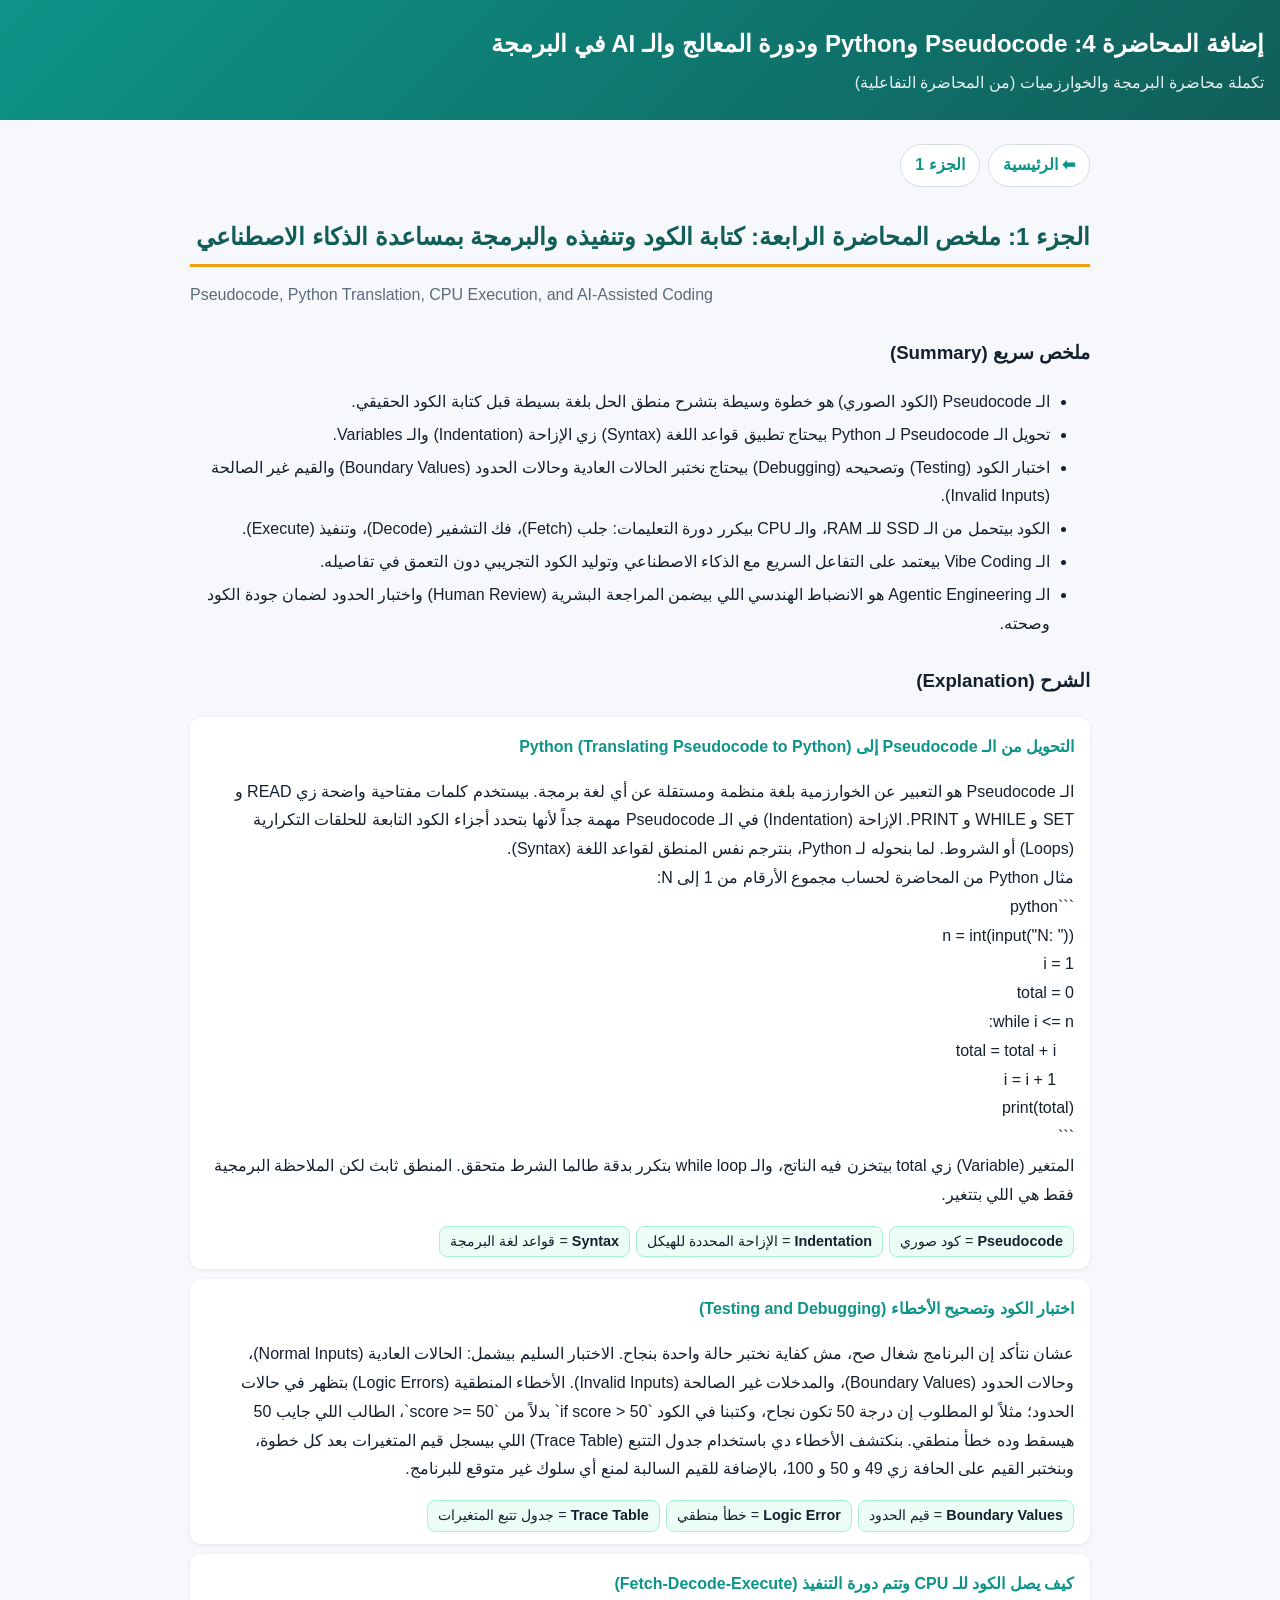
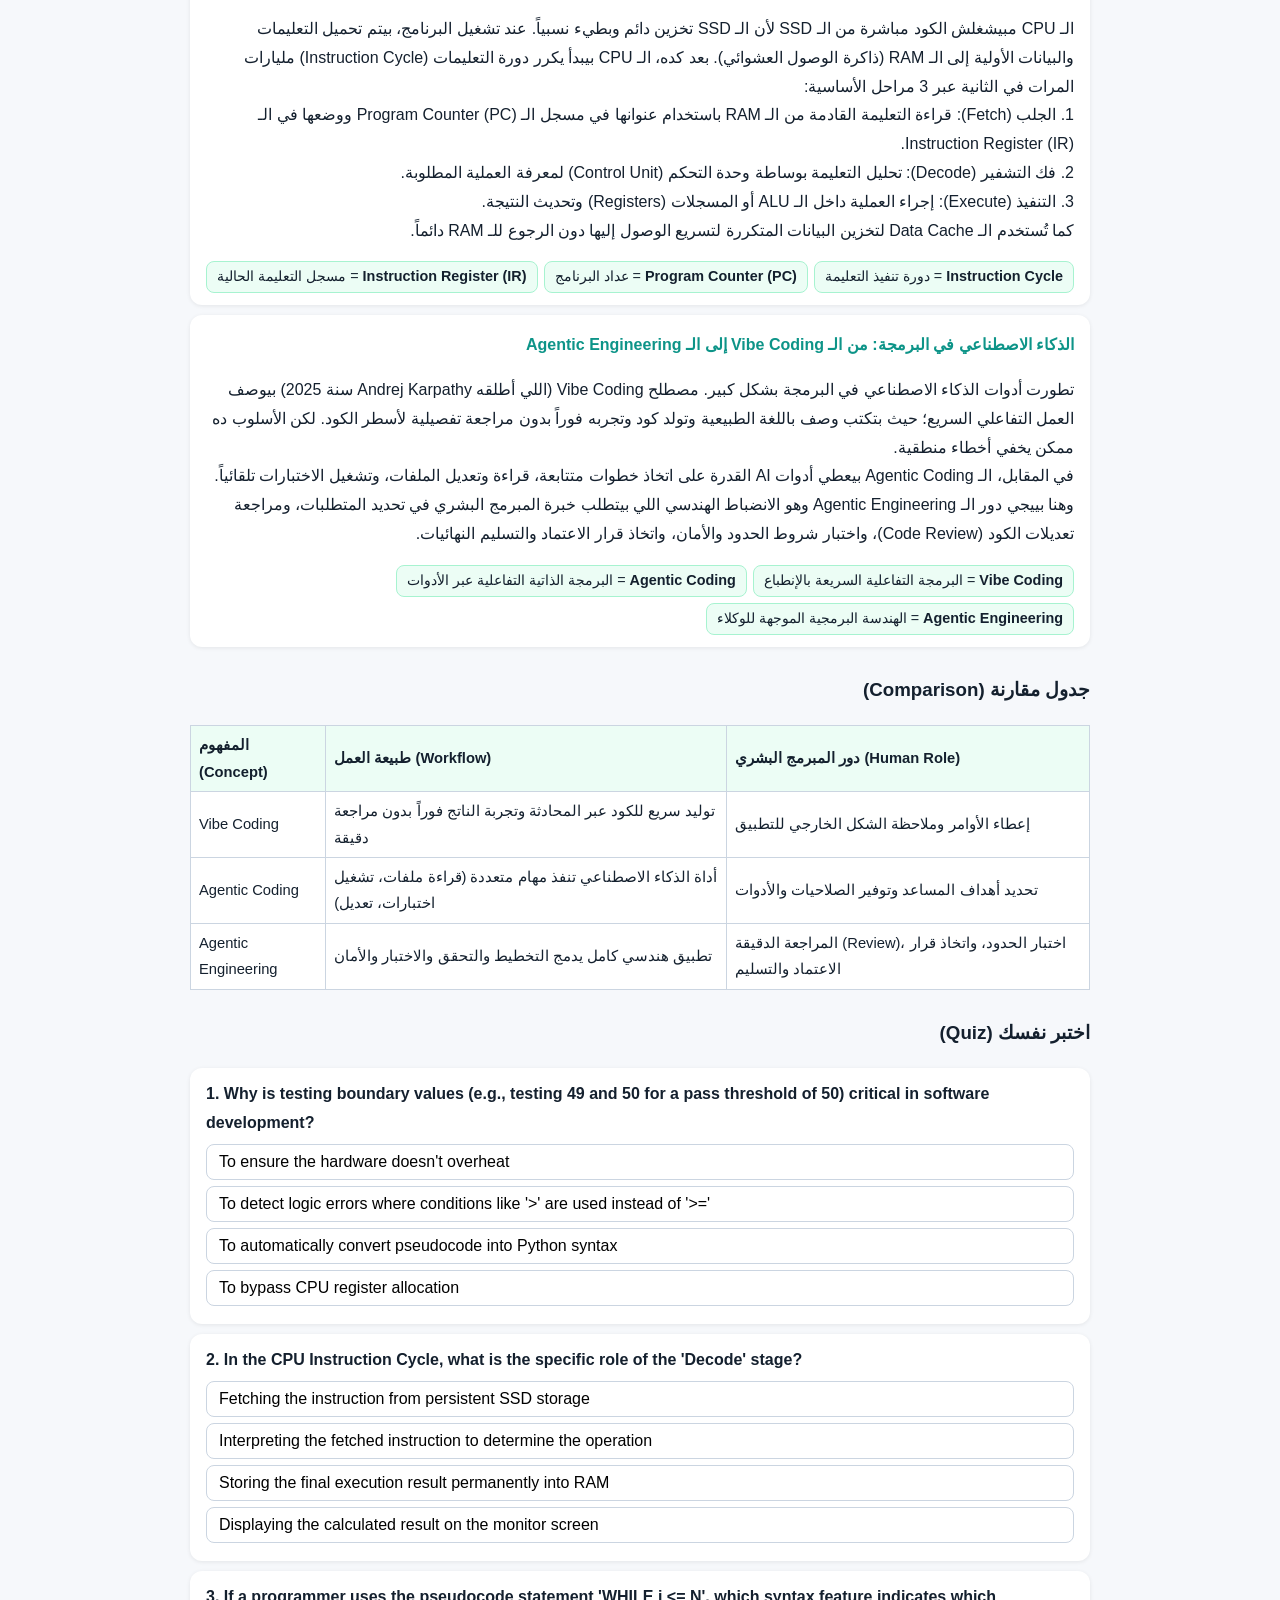
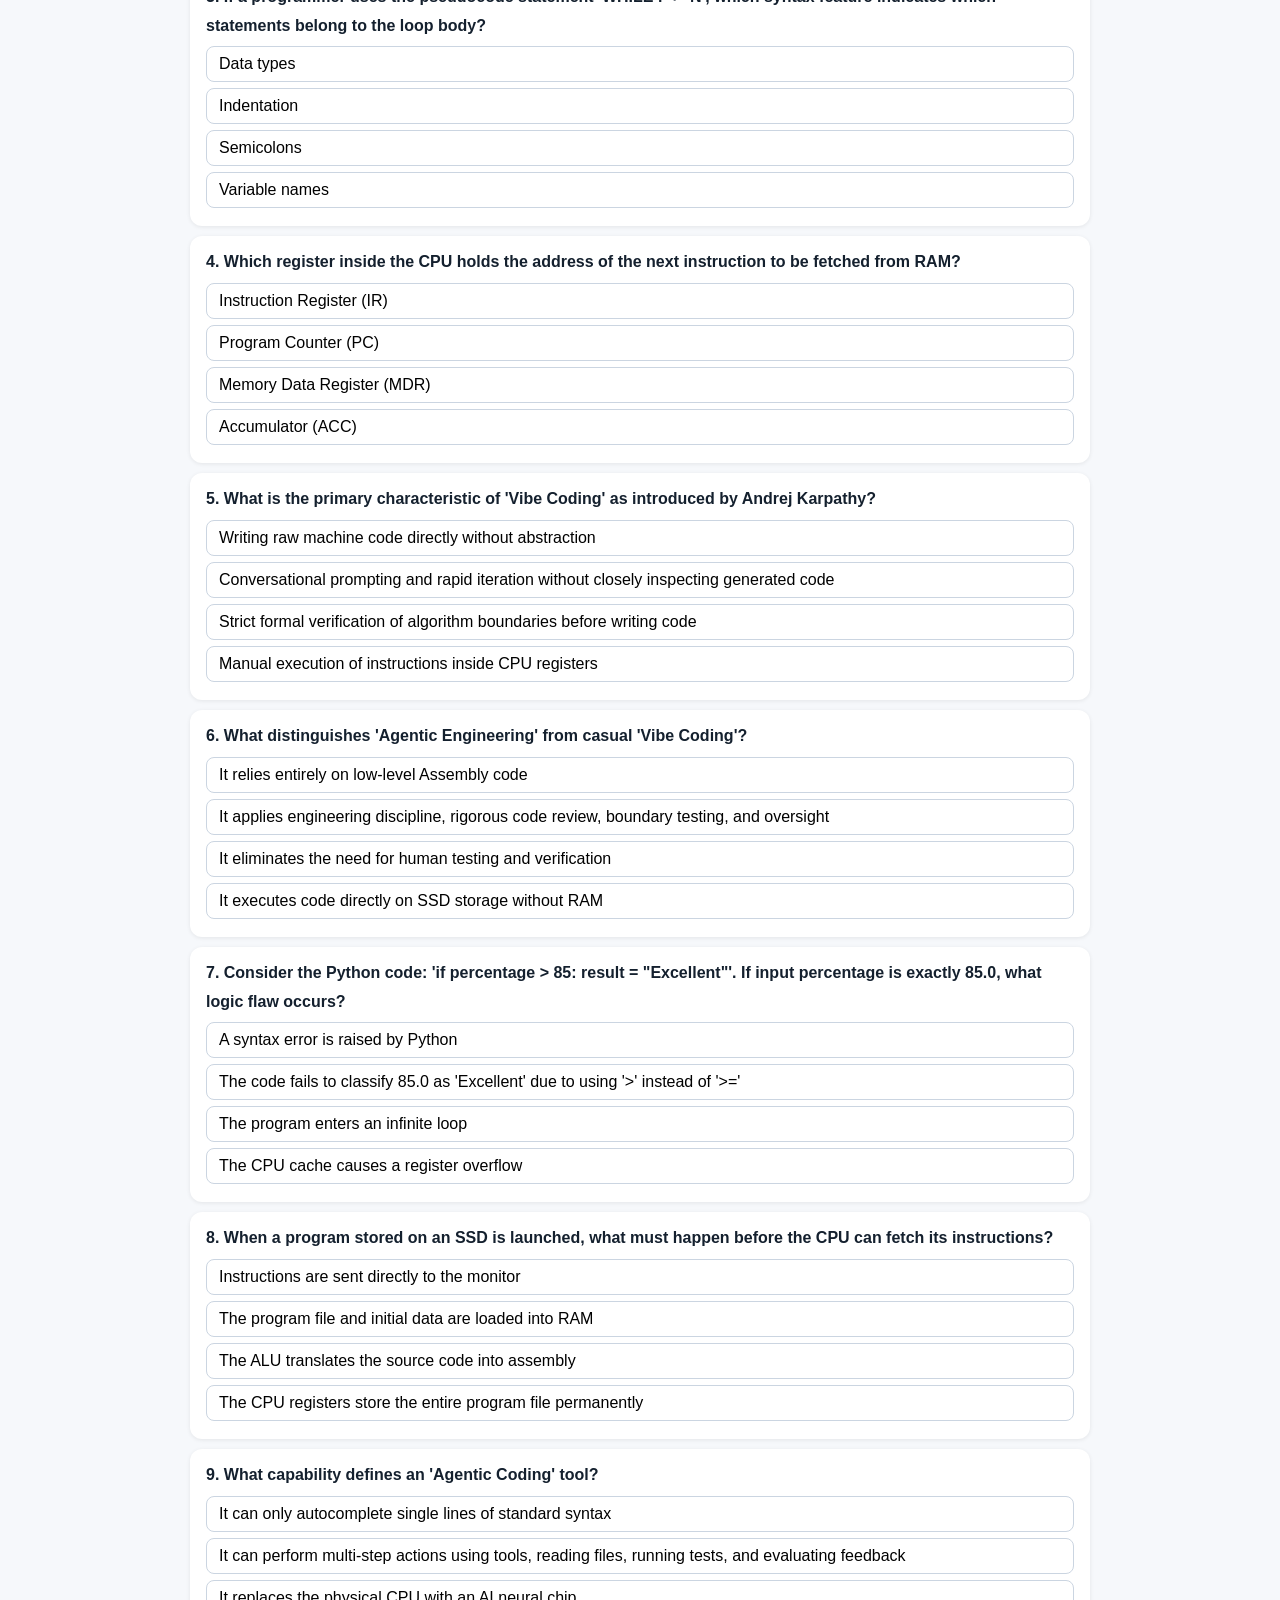
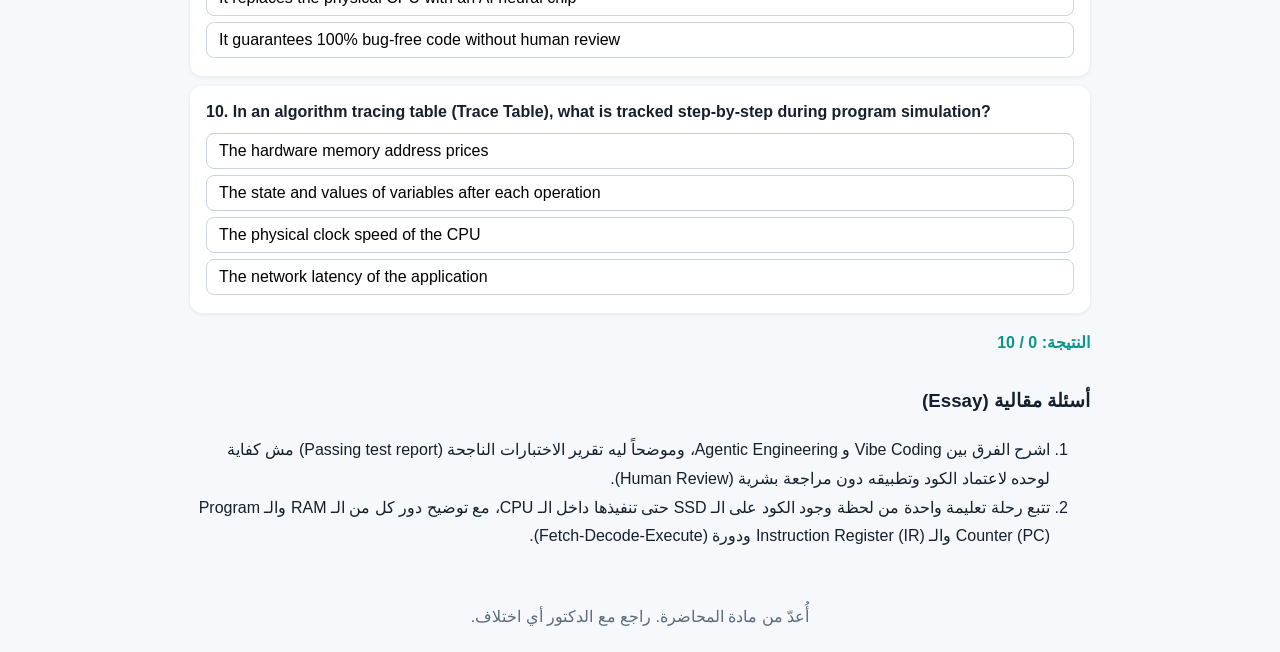
<file: 3-lecture4-extra.html>
<!DOCTYPE html>
<html lang="ar" dir="rtl"><head><meta charset="UTF-8"><meta name="viewport" content="width=device-width, initial-scale=1.0"><title>إضافة المحاضرة 4: Pseudocode وPython ودورة المعالج والـ AI في البرمجة</title><style>
:root{--bg:#f6f8fb;--card:#fff;--text:#14202e;--muted:#5b6b7d;--p:#0d9488;--a:#f59e0b;--ok:#16a34a;--bad:#dc2626}
body{margin:0;font-family:Tahoma,"Segoe UI",Arial,sans-serif;background:var(--bg);color:var(--text);line-height:1.8}
header{background:linear-gradient(135deg,#0d9488,#115e59);color:#fff;padding:22px 16px}
header h1{margin:0;font-size:1.5rem} header p{margin:4px 0 0;opacity:.9}
main{max-width:900px;margin:0 auto;padding:16px}
nav{position:sticky;top:0;background:var(--bg);padding:8px 0;display:flex;gap:8px;flex-wrap:wrap;z-index:5}
nav a{background:var(--card);border:1px solid #d5dde6;border-radius:999px;padding:6px 14px;text-decoration:none;color:var(--p);font-weight:700}
h2{color:#115e59;border-bottom:3px solid var(--a);padding-bottom:6px} h3{margin-top:26px}
.en{color:var(--muted);direction:ltr;text-align:left;margin-top:-6px}
.card{background:var(--card);border-radius:12px;padding:12px 16px;margin:10px 0;box-shadow:0 1px 4px rgba(0,0,0,.08)}
.card h4{margin:4px 0;color:var(--p)} .terms{display:flex;flex-wrap:wrap;gap:6px}
.term{background:#ecfdf5;border:1px solid #a7f3d0;border-radius:8px;padding:2px 10px;font-size:.9rem}
.sum li{margin:4px 0} .ex ol{padding-inline-start:22px} .ans{background:#fef3c7;border-radius:8px;padding:6px 12px;font-weight:700;direction:auto}
.note{background:#fee2e2;border-radius:8px;padding:6px 12px}
.q{background:var(--card);border-radius:12px;padding:12px 16px;margin:10px 0;box-shadow:0 1px 4px rgba(0,0,0,.08)}
.q .qt{font-weight:700;direction:ltr;text-align:left} .opt{display:block;width:100%;direction:ltr;text-align:left;margin:6px 0;padding:8px 12px;border:1px solid #cbd5e1;border-radius:8px;background:#fff;cursor:pointer;font-size:1rem}
.opt.ok{background:#dcfce7;border-color:var(--ok)} .opt.bad{background:#fee2e2;border-color:var(--bad)} .exp{display:none;background:#eff6ff;border-radius:8px;padding:6px 12px;margin-top:6px}
.score{font-weight:800;color:var(--p)} footer{text-align:center;color:var(--muted);padding:20px}
 .tbl{width:100%;border-collapse:collapse;direction:ltr;margin:8px 0;background:#fff} .tbl th,.tbl td{border:1px solid #cbd5e1;padding:6px 8px;text-align:left;font-size:.92rem} .tbl th{background:#ecfdf5} .card p{white-space:pre-wrap}</style></head><body><header><h1>إضافة المحاضرة 4: Pseudocode وPython ودورة المعالج والـ AI في البرمجة</h1><p>تكملة محاضرة البرمجة والخوارزميات (من المحاضرة التفاعلية)</p></header><main><nav><a href="index.html">⬅ الرئيسية</a><a href="#t1">الجزء 1</a></nav><section class="lec" id="t1"><h2>الجزء 1: ملخص المحاضرة الرابعة: كتابة الكود وتنفيذه والبرمجة بمساعدة الذكاء الاصطناعي</h2><p class="en">Pseudocode, Python Translation, CPU Execution, and AI-Assisted Coding</p><h3>ملخص سريع (Summary)</h3><ul class="sum"><li>الـ Pseudocode (الكود الصوري) هو خطوة وسيطة بتشرح منطق الحل بلغة بسيطة قبل كتابة الكود الحقيقي.</li><li>تحويل الـ Pseudocode لـ Python بيحتاج تطبيق قواعد اللغة (Syntax) زي الإزاحة (Indentation) والـ Variables.</li><li>اختبار الكود (Testing) وتصحيحه (Debugging) بيحتاج نختبر الحالات العادية وحالات الحدود (Boundary Values) والقيم غير الصالحة (Invalid Inputs).</li><li>الكود بيتحمل من الـ SSD للـ RAM، والـ CPU بيكرر دورة التعليمات: جلب (Fetch)، فك التشفير (Decode)، وتنفيذ (Execute).</li><li>الـ Vibe Coding بيعتمد على التفاعل السريع مع الذكاء الاصطناعي وتوليد الكود التجريبي دون التعمق في تفاصيله.</li><li>الـ Agentic Engineering هو الانضباط الهندسي اللي بيضمن المراجعة البشرية (Human Review) واختبار الحدود لضمان جودة الكود وصحته.</li></ul><h3>الشرح (Explanation)</h3><div class="card"><h4>التحويل من الـ Pseudocode إلى Python (Translating Pseudocode to Python)</h4><p>الـ Pseudocode هو التعبير عن الخوارزمية بلغة منظمة ومستقلة عن أي لغة برمجة. بيستخدم كلمات مفتاحية واضحة زي READ و SET و WHILE و PRINT. الإزاحة (Indentation) في الـ Pseudocode مهمة جداً لأنها بتحدد أجزاء الكود التابعة للحلقات التكرارية (Loops) أو الشروط. لما بنحوله لـ Python، بنترجم نفس المنطق لقواعد اللغة (Syntax).
مثال Python من المحاضرة لحساب مجموع الأرقام من 1 إلى N:
```python
n = int(input(&quot;N: &quot;))
i = 1
total = 0
while i &lt;= n:
    total = total + i
    i = i + 1
print(total)
```
المتغير (Variable) زي total بيتخزن فيه الناتج، والـ while loop بتكرر بدقة طالما الشرط متحقق. المنطق ثابث لكن الملاحظة البرمجية فقط هي اللي بتتغير.</p><div class="terms"><span class="term"><b dir="ltr">Pseudocode</b> = كود صوري</span><span class="term"><b dir="ltr">Indentation</b> = الإزاحة المحددة للهيكل</span><span class="term"><b dir="ltr">Syntax</b> = قواعد لغة البرمجة</span></div></div><div class="card"><h4>اختبار الكود وتصحيح الأخطاء (Testing and Debugging)</h4><p>عشان نتأكد إن البرنامج شغال صح، مش كفاية نختبر حالة واحدة بنجاح. الاختبار السليم بيشمل: الحالات العادية (Normal Inputs)، وحالات الحدود (Boundary Values)، والمدخلات غير الصالحة (Invalid Inputs). الأخطاء المنطقية (Logic Errors) بتظهر في حالات الحدود؛ مثلاً لو المطلوب إن درجة 50 تكون نجاح، وكتبنا في الكود `if score &gt; 50` بدلاً من `score &gt;= 50`، الطالب اللي جايب 50 هيسقط وده خطأ منطقي. بنكتشف الأخطاء دي باستخدام جدول التتبع (Trace Table) اللي بيسجل قيم المتغيرات بعد كل خطوة، وبنختبر القيم على الحافة زي 49 و 50 و 100، بالإضافة للقيم السالبة لمنع أي سلوك غير متوقع للبرنامج.</p><div class="terms"><span class="term"><b dir="ltr">Boundary Values</b> = قيم الحدود</span><span class="term"><b dir="ltr">Logic Error</b> = خطأ منطقي</span><span class="term"><b dir="ltr">Trace Table</b> = جدول تتبع المتغيرات</span></div></div><div class="card"><h4>كيف يصل الكود للـ CPU وتتم دورة التنفيذ (Fetch-Decode-Execute)</h4><p>الـ CPU مبيشغلش الكود مباشرة من الـ SSD لأن الـ SSD تخزين دائم وبطيء نسبياً. عند تشغيل البرنامج، بيتم تحميل التعليمات والبيانات الأولية إلى الـ RAM (ذاكرة الوصول العشوائي). بعد كده، الـ CPU بيبدأ يكرر دورة التعليمات (Instruction Cycle) مليارات المرات في الثانية عبر 3 مراحل الأساسية:
1. الجلب (Fetch): قراءة التعليمة القادمة من الـ RAM باستخدام عنوانها في مسجل الـ Program Counter (PC) ووضعها في الـ Instruction Register (IR).
2. فك التشفير (Decode): تحليل التعليمة بوساطة وحدة التحكم (Control Unit) لمعرفة العملية المطلوبة.
3. التنفيذ (Execute): إجراء العملية داخل الـ ALU أو المسجلات (Registers) وتحديث النتيجة.
كما تُستخدم الـ Data Cache لتخزين البيانات المتكررة لتسريع الوصول إليها دون الرجوع للـ RAM دائماً.</p><div class="terms"><span class="term"><b dir="ltr">Instruction Cycle</b> = دورة تنفيذ التعليمة</span><span class="term"><b dir="ltr">Program Counter (PC)</b> = عداد البرنامج</span><span class="term"><b dir="ltr">Instruction Register (IR)</b> = مسجل التعليمة الحالية</span></div></div><div class="card"><h4>الذكاء الاصطناعي في البرمجة: من الـ Vibe Coding إلى الـ Agentic Engineering</h4><p>تطورت أدوات الذكاء الاصطناعي في البرمجة بشكل كبير. مصطلح Vibe Coding (اللي أطلقه Andrej Karpathy سنة 2025) بيوصف العمل التفاعلي السريع؛ حيث بتكتب وصف باللغة الطبيعية وتولد كود وتجربه فوراً بدون مراجعة تفصيلية لأسطر الكود. لكن الأسلوب ده ممكن يخفي أخطاء منطقية.
في المقابل، الـ Agentic Coding بيعطي أدوات AI القدرة على اتخاذ خطوات متتابعة، قراءة وتعديل الملفات، وتشغيل الاختبارات تلقائياً. وهنا بييجي دور الـ Agentic Engineering وهو الانضباط الهندسي اللي بيتطلب خبرة المبرمج البشري في تحديد المتطلبات، ومراجعة تعديلات الكود (Code Review)، واختبار شروط الحدود والأمان، واتخاذ قرار الاعتماد والتسليم النهائيات.</p><div class="terms"><span class="term"><b dir="ltr">Vibe Coding</b> = البرمجة التفاعلية السريعة بالإنطباع</span><span class="term"><b dir="ltr">Agentic Coding</b> =  البرمجة الذاتية التفاعلية عبر الأدوات</span><span class="term"><b dir="ltr">Agentic Engineering</b> = الهندسة البرمجية الموجهة للوكلاء</span></div></div><h3>جدول مقارنة (Comparison)</h3><table class="tbl"><tr><th>المفهوم (Concept)</th><th>طبيعة العمل (Workflow)</th><th>دور المبرمج البشري (Human Role)</th></tr><tr><td>Vibe Coding</td><td>توليد سريع للكود عبر المحادثة وتجربة الناتج فوراً بدون مراجعة دقيقة</td><td>إعطاء الأوامر وملاحظة الشكل الخارجي للتطبيق</td></tr><tr><td>Agentic Coding</td><td>أداة الذكاء الاصطناعي تنفذ مهام متعددة (قراءة ملفات، تشغيل اختبارات، تعديل)</td><td>تحديد أهداف المساعد وتوفير الصلاحيات والأدوات</td></tr><tr><td>Agentic Engineering</td><td>تطبيق هندسي كامل يدمج التخطيط والتحقق والاختبار والأمان</td><td>المراجعة الدقيقة (Review)، اختبار الحدود، واتخاذ قرار الاعتماد والتسليم</td></tr></table><h3>اختبر نفسك (Quiz)</h3><div class="quiz" data-i="1"></div><h3>أسئلة مقالية (Essay)</h3><ol><li>اشرح الفرق بين Vibe Coding و Agentic Engineering، وموضحاً ليه تقرير الاختبارات الناجحة (Passing test report) مش كفاية لوحده لاعتماد الكود وتطبيقه دون مراجعة بشرية (Human Review).</li><li>تتبع رحلة تعليمة واحدة من لحظة وجود الكود على الـ SSD حتى تنفيذها داخل الـ CPU، مع توضيح دور كل من الـ RAM والـ Program Counter (PC) والـ Instruction Register (IR) ودورة (Fetch-Decode-Execute).</li></ol></section></main><footer>أُعدّ من مادة المحاضرة. راجع مع الدكتور أي اختلاف.</footer><script>const QS=[[{"q": "Why is testing boundary values (e.g., testing 49 and 50 for a pass threshold of 50) critical in software development?", "options": ["To ensure the hardware doesn't overheat", "To detect logic errors where conditions like '>' are used instead of '>='", "To automatically convert pseudocode into Python syntax", "To bypass CPU register allocation"], "answer_index": 1, "explanation": "اختبار قيم الحدود بيساعدنا نكتشف الأخطاء المنطقية، زي استخدام > بدلاً من >=، والتي تجعل قيمة مثل 50 ترجع Fail بدلاً من Pass."}, {"q": "In the CPU Instruction Cycle, what is the specific role of the 'Decode' stage?", "options": ["Fetching the instruction from persistent SSD storage", "Interpreting the fetched instruction to determine the operation", "Storing the final execution result permanently into RAM", "Displaying the calculated result on the monitor screen"], "answer_index": 1, "explanation": "مرحلة الـ Decode بتفك تشفير التعليمة اللي تم جلبها عشان تفهم العملية المطلوبة قبل تنفيذها."}, {"q": "If a programmer uses the pseudocode statement 'WHILE i <= N', which syntax feature indicates which statements belong to the loop body?", "options": ["Data types", "Indentation", "Semicolons", "Variable names"], "answer_index": 1, "explanation": "الإزاحة (Indentation) في الـ Pseudocode والـ Python هي اللي بتحدد السطور التابعة لبلوك الـ WHILE loop."}, {"q": "Which register inside the CPU holds the address of the next instruction to be fetched from RAM?", "options": ["Instruction Register (IR)", "Program Counter (PC)", "Memory Data Register (MDR)", "Accumulator (ACC)"], "answer_index": 1, "explanation": "الـ Program Counter (PC) هو المسجل المسؤول عن الاحتفاظ بعنوان التعليمة القادمة المراد جلبها من الـ RAM."}, {"q": "What is the primary characteristic of 'Vibe Coding' as introduced by Andrej Karpathy?", "options": ["Writing raw machine code directly without abstraction", "Conversational prompting and rapid iteration without closely inspecting generated code", "Strict formal verification of algorithm boundaries before writing code", "Manual execution of instructions inside CPU registers"], "answer_index": 1, "explanation": "الـ Vibe Coding بيركز على التكرار السريع عبر المحادثة والتأكد من الشكل الظاهري للتطبيق بدلاً من قراءة وفحص الكود بالتفصيل."}, {"q": "What distinguishes 'Agentic Engineering' from casual 'Vibe Coding'?", "options": ["It relies entirely on low-level Assembly code", "It applies engineering discipline, rigorous code review, boundary testing, and oversight", "It eliminates the need for human testing and verification", "It executes code directly on SSD storage without RAM"], "answer_index": 1, "explanation": "الـ Agentic Engineering بيتميز بالانضباط الهندسي، المراجعة البشرية الدقيقة للكود، واختبار الأمان والحدود قبل نشر الكود."}, {"q": "Consider the Python code: 'if percentage > 85: result = \"Excellent\"'. If input percentage is exactly 85.0, what logic flaw occurs?", "options": ["A syntax error is raised by Python", "The code fails to classify 85.0 as 'Excellent' due to using '>' instead of '>='", "The program enters an infinite loop", "The CPU cache causes a register overflow"], "answer_index": 1, "explanation": "استخدام > بدلاً من >= هيخلي الـ 85.0 تتخطى شرط الممتاز وتتنقل للشرط اللي بعده، وده خطأ منطقي في قيم الحدود."}, {"q": "When a program stored on an SSD is launched, what must happen before the CPU can fetch its instructions?", "options": ["Instructions are sent directly to the monitor", "The program file and initial data are loaded into RAM", "The ALU translates the source code into assembly", "The CPU registers store the entire program file permanently"], "answer_index": 1, "explanation": "الـ CPU مبيشغلش الملفات مباشرة من الـ SSD، لازم البرنامج والبيانات يتحملوا الأول في ذاكرة الـ RAM."}, {"q": "What capability defines an 'Agentic Coding' tool?", "options": ["It can only autocomplete single lines of standard syntax", "It can perform multi-step actions using tools, reading files, running tests, and evaluating feedback", "It replaces the physical CPU with an AI neural chip", "It guarantees 100% bug-free code without human review"], "answer_index": 1, "explanation": "الـ Agentic Coding بيتميز بقدرة الأداة على استخدام أدوات النظام وقراءة الملفات وتشغيل الاختبارات والتعديل بناءً على النتائج."}, {"q": "In an algorithm tracing table (Trace Table), what is tracked step-by-step during program simulation?", "options": ["The hardware memory address prices", "The state and values of variables after each operation", "The physical clock speed of the CPU", "The network latency of the application"], "answer_index": 1, "explanation": "جدول التتبع (Trace Table) بيتتبع ويراقب التغير في قيم المتغيرات وشروط الخوارزمية بعد كل خطوة تنفيذية."}]];

document.querySelectorAll('.quiz').forEach(box=>{
 const qs=QS[box.dataset.i-1];let score=0,done=0;
 const sc=document.createElement('p');sc.className='score';sc.textContent='النتيجة: 0 / '+qs.length;
 qs.forEach((q,qi)=>{
  const d=document.createElement('div');d.className='q';
  d.innerHTML='<div class="qt"></div>';d.firstChild.textContent=(qi+1)+'. '+q.q;
  const ex=document.createElement('div');ex.className='exp';ex.textContent=q.explanation;
  q.options.forEach((o,oi)=>{const b=document.createElement('button');b.className='opt';b.textContent=o;
   b.onclick=()=>{if(d.dataset.done)return;d.dataset.done=1;done++;
    if(oi===q.answer_index){b.classList.add('ok');score++}else{b.classList.add('bad');d.querySelectorAll('.opt')[q.answer_index].classList.add('ok')}
    ex.style.display='block';sc.textContent='النتيجة: '+score+' / '+qs.length+(done===qs.length?' - خلصت!':'');};d.appendChild(b)});
  d.appendChild(ex);box.appendChild(d)});
 box.appendChild(sc)});
</script></body></html>
</file>
<file: IT.css>
/* =========================================================================
   IT Essentials Interactive Course Platform — Stylesheet (Dark & Light)
   ========================================================================= */

:root {
  --bg: #080c16;
  --bg-soft: #0f1626;
  --surface: #131c30;
  --bg-inset: #0a101d;
  --card: #151f33;
  --card-2: #1b2842;
  --border: #283652;
  --border-strong: #3e527a;
  --text: #f3f6fb;
  --text-muted: #98a6be;
  --primary: #14b8a6;
  --primary-dark: #0f766e;
  --primary-soft: rgba(20, 184, 166, 0.14);
  --primary-fg: #5eead4;
  --teal: #2dd4bf;
  --teal-soft: rgba(45, 212, 191, 0.14);
  --teal-fg: #5eead4;
  --orange: #fb923c;
  --orange-soft: rgba(251, 146, 60, 0.15);
  --orange-fg: #fdba74;
  --accent: #10b981;
  --accent-soft: rgba(16, 185, 129, 0.15);
  --accent-fg: #6ee7b7;
  --warn: #f59e0b;
  --warn-soft: rgba(245, 158, 11, 0.16);
  --warn-fg: #fcd34d;
  --danger: #f43f5e;
  --danger-soft: rgba(244, 63, 94, 0.15);
  --danger-fg: #fda4af;
  --rose: #fb7185;
  --rose-soft: rgba(251, 113, 133, 0.15);
  --rose-fg: #fda4af;
  --purple: #a78bfa;
  --purple-soft: rgba(167, 139, 250, 0.16);
  --purple-fg: #ddd6fe;
  --cyan: #2dd4bf;
  --cyan-soft: rgba(45, 212, 191, 0.14);
  --pink: #f472b6;
  --pink-soft: rgba(244, 114, 182, 0.15);
  --pink-fg: #f9a8d4;
  --svg-bg: #0b1320;
  --svg-node: #142033;
  --svg-text: #f3f6fb;
  --svg-muted: #98a6be;
  --svg-grid: rgba(20, 184, 166, 0.08);
  --radius: 16px;
  --radius-sm: 10px;
  --shadow: 0 12px 32px rgba(0, 0, 0, 0.42);
  --shadow-card: 0 6px 22px rgba(2, 6, 23, 0.36);
}

* { box-sizing: border-box; margin: 0; padding: 0; }

body {
  font-family: 'Segoe UI', 'Tahoma', 'Arial', sans-serif;
  background:
    radial-gradient(ellipse 75% 48% at 88% -8%, rgba(20, 184, 166, 0.15) 0%, transparent 58%),
    radial-gradient(ellipse 65% 44% at 12% 18%, rgba(167, 139, 250, 0.12) 0%, transparent 55%),
    radial-gradient(ellipse 50% 40% at 50% 95%, rgba(251, 146, 60, 0.07) 0%, transparent 55%),
    linear-gradient(180deg, #0a0f1c 0%, var(--bg) 60%);
  background-attachment: fixed;
  color: var(--text);
  min-height: 100vh;
  line-height: 1.65;
  overflow-x: hidden;
}

.ltr {
  direction: ltr;
  unicode-bidi: isolate;
  display: inline-block;
}

.mono {
  font-family: 'Consolas', 'Courier New', monospace;
  direction: ltr;
  unicode-bidi: isolate;
}

/* Top Header */
.topbar {
  position: sticky;
  top: 0;
  z-index: 40;
  background: rgba(8, 12, 22, 0.9);
  backdrop-filter: blur(14px);
  border-bottom: 1px solid var(--border);
  box-shadow: 0 4px 20px rgba(0, 0, 0, 0.3);
  padding: 12px 16px;
}

.topbar-inner {
  max-width: 1120px;
  margin: 0 auto;
  display: flex;
  flex-wrap: wrap;
  align-items: center;
  justify-content: space-between;
  gap: 12px;
}

.brand {
  display: flex;
  align-items: center;
  gap: 10px;
  cursor: pointer;
}

.brand-icon {
  width: 42px;
  height: 42px;
  border-radius: 12px;
  background: linear-gradient(135deg, #0d9488, #f59e0b);
  display: grid;
  place-items: center;
  font-family: 'Consolas', monospace;
  font-weight: 800;
  font-size: 16px;
  color: #fff;
  letter-spacing: -1px;
  box-shadow: 0 4px 12px rgba(20, 184, 166, 0.35);
  flex-shrink: 0;
}

.brand h1 {
  font-size: 1.15rem;
  line-height: 1.25;
  font-weight: 800;
}

.brand small {
  display: block;
  font-size: 0.78rem;
  color: var(--text-muted);
}

.hud {
  display: flex;
  flex-wrap: wrap;
  align-items: center;
  gap: 8px;
}

.stat-pill {
  display: flex;
  align-items: center;
  gap: 6px;
  background: var(--card);
  border: 1px solid var(--border);
  border-radius: 999px;
  padding: 6px 12px;
  font-size: 0.85rem;
  font-weight: 700;
  color: var(--text);
  transition: transform 0.15s ease, border-color 0.2s ease;
}

.stat-pill:hover { transform: translateY(-1px); }
.stat-pill.xp { border-color: rgba(20, 184, 166, 0.45); color: var(--primary-fg); background: var(--primary-soft); }
.stat-pill.streak { border-color: rgba(251, 146, 60, 0.45); color: var(--orange-fg); background: var(--orange-soft); }
.stat-pill.rank { border-color: rgba(167, 139, 250, 0.45); color: var(--purple-fg); background: var(--purple-soft); }

/* Container */
.container {
  max-width: 1120px;
  margin: 0 auto;
  padding: 20px 16px 64px;
}

/* Navigation Tabs */
.nav-tabs {
  display: flex;
  flex-wrap: wrap;
  gap: 8px;
  margin-bottom: 22px;
}

.nav-btn {
  flex: 1 1 155px;
  background: var(--card);
  color: var(--text);
  border: 1px solid var(--border);
  border-bottom: 3px solid transparent;
  border-radius: var(--radius-sm);
  padding: 11px 14px;
  font-family: inherit;
  font-size: 0.92rem;
  font-weight: 700;
  cursor: pointer;
  display: flex;
  align-items: center;
  justify-content: center;
  gap: 8px;
  box-shadow: 0 2px 8px rgba(0, 0, 0, 0.12);
  transition: all 0.2s ease;
}

.nav-btn:hover { border-color: var(--primary); color: var(--primary-fg); transform: translateY(-1px); }
.nav-btn.active {
  background: linear-gradient(135deg, rgba(15, 118, 110, 0.55), rgba(16, 185, 129, 0.32));
  border-color: var(--primary);
  border-bottom-color: var(--primary);
  color: #ffffff;
  box-shadow: 0 4px 16px rgba(20, 184, 166, 0.25);
}
.nav-btn[data-view="sheet"]:hover { border-color: var(--warn); color: var(--warn-fg); }
.nav-btn[data-view="sheet"].active {
  background: linear-gradient(135deg, rgba(217, 119, 6, 0.52), rgba(245, 158, 11, 0.3));
  border-color: var(--warn);
  box-shadow: 0 4px 16px rgba(245, 158, 11, 0.26);
}
.nav-btn[data-view="lectures"]:hover { border-color: var(--purple); color: var(--purple-fg); }
.nav-btn[data-view="lectures"].active {
  background: linear-gradient(135deg, rgba(124, 58, 237, 0.55), rgba(167, 139, 250, 0.32));
  border-color: var(--purple);
  box-shadow: 0 4px 16px rgba(167, 139, 250, 0.26);
}
.nav-btn[data-view="calc"]:hover { border-color: var(--orange); color: var(--orange-fg); }
.nav-btn[data-view="calc"].active {
  background: linear-gradient(135deg, rgba(234, 88, 12, 0.55), rgba(251, 146, 60, 0.32));
  border-color: var(--orange);
  box-shadow: 0 4px 16px rgba(251, 146, 60, 0.26);
}
.nav-btn[data-view="mistakes"]:hover { border-color: var(--rose); color: var(--rose-fg); }
.nav-btn[data-view="mistakes"].active {
  background: linear-gradient(135deg, rgba(225, 29, 72, 0.52), rgba(251, 113, 133, 0.3));
  border-color: var(--rose);
  box-shadow: 0 4px 16px rgba(244, 63, 94, 0.26);
}
.nav-btn[data-view="exam"]:hover { border-color: var(--accent); color: var(--accent-fg); }
.nav-btn[data-view="exam"].active {
  background: linear-gradient(135deg, rgba(5, 150, 105, 0.55), rgba(16, 185, 129, 0.32));
  border-color: var(--accent);
  box-shadow: 0 4px 16px rgba(16, 185, 129, 0.26);
}

.badge-count {
  background: var(--danger);
  color: #fff;
  font-size: 0.75rem;
  padding: 1px 7px;
  border-radius: 999px;
  min-width: 22px;
  text-align: center;
}

/* Progress Banner */
.mastery-card {
  background: linear-gradient(135deg, var(--card) 0%, var(--card-2) 100%);
  border: 1px solid var(--border);
  border-top: 4px solid var(--warn);
  border-radius: var(--radius);
  padding: 18px 20px;
  margin-bottom: 18px;
  box-shadow: var(--shadow-card);
}

.mastery-top {
  display: flex;
  flex-wrap: wrap;
  justify-content: space-between;
  align-items: center;
  gap: 10px;
  margin-bottom: 10px;
}

.progress-track {
  width: 100%;
  height: 12px;
  background: var(--bg-inset);
  border-radius: 999px;
  overflow: hidden;
  border: 1px solid var(--border);
}

.progress-fill {
  height: 100%;
  background: linear-gradient(90deg, var(--primary), var(--accent), var(--purple));
  border-radius: 999px;
  transition: width 0.4s ease;
  width: 0%;
}

.badges-row {
  display: flex;
  flex-wrap: wrap;
  gap: 8px;
  margin-top: 10px;
}

.ach-badge {
  font-size: 0.8rem;
  padding: 4px 11px;
  border-radius: 999px;
  border: 1px dashed var(--border);
  color: var(--text-muted);
  background: var(--bg-soft);
}

.ach-badge.unlocked {
  border-style: solid;
  border-color: var(--warn);
  color: var(--warn-fg);
  background: var(--warn-soft);
  font-weight: 700;
}

/* Number Systems Ecosystem Visual Card */
.systems-map-card {
  background: linear-gradient(145deg, var(--card) 0%, var(--card-2) 100%);
  border: 1px solid var(--border);
  border-top: 4px solid var(--purple);
  border-radius: var(--radius);
  padding: 16px 18px;
  margin-bottom: 18px;
  box-shadow: var(--shadow-card);
}
.systems-map-head {
  display: flex;
  justify-content: space-between;
  align-items: center;
  flex-wrap: wrap;
  gap: 10px;
  margin-bottom: 10px;
}
.systems-legend {
  display: flex;
  flex-wrap: wrap;
  gap: 8px;
  font-size: 0.78rem;
  font-weight: 700;
}
.legend-chip {
  display: inline-flex;
  align-items: center;
  gap: 5px;
  padding: 3px 10px;
  border-radius: 999px;
  border: 1px solid var(--border);
  background: var(--bg-soft);
  color: var(--text);
}

/* Stage Grid */
#stageGrid { display: block; }
.stage-grid {
  display: grid;
  grid-template-columns: repeat(auto-fill, minmax(310px, 1fr));
  gap: 16px;
}

.stage-card {
  --sec-accent: var(--orange);
  --sec-soft: var(--orange-soft);
  --sec-fg: var(--orange-fg);
  background: linear-gradient(180deg, var(--card) 0%, var(--card-2) 100%);
  border: 1px solid var(--border);
  border-top: 4px solid var(--sec-accent);
  border-radius: var(--radius);
  padding: 18px;
  display: flex;
  flex-direction: column;
  justify-content: space-between;
  gap: 12px;
  box-shadow: var(--shadow-card);
  transition: border-color 0.2s, transform 0.2s, box-shadow 0.2s;
  position: relative;
  overflow: hidden;
}
.stage-card[data-category="dec"] {
  --sec-accent: var(--orange);
  --sec-soft: var(--orange-soft);
  --sec-fg: var(--orange-fg);
}
.stage-card[data-category="bin"] {
  --sec-accent: var(--accent);
  --sec-soft: var(--accent-soft);
  --sec-fg: var(--accent-fg);
}
.stage-card[data-category="bridge"] {
  --sec-accent: var(--purple);
  --sec-soft: var(--purple-soft);
  --sec-fg: var(--purple-fg);
}

.stage-card:hover {
  border-color: var(--sec-accent);
  transform: translateY(-3px);
  box-shadow: 0 12px 28px var(--sec-soft);
}

.stage-head {
  display: flex;
  justify-content: space-between;
  align-items: flex-start;
  gap: 8px;
}

.stage-num {
  font-size: 0.78rem;
  font-weight: 800;
  color: var(--sec-fg);
  background: var(--sec-soft);
  border: 1px solid var(--sec-accent);
  padding: 3px 10px;
  border-radius: 999px;
}

.stage-stars {
  font-size: 1rem;
  letter-spacing: 2px;
  color: var(--border-strong);
}

.stage-stars .lit { color: var(--warn); text-shadow: 0 0 8px rgba(245, 158, 11, 0.45); }

.stage-title {
  font-size: 1.12rem;
  font-weight: 800;
  margin-top: 6px;
  color: var(--text);
}

.stage-desc {
  font-size: 0.87rem;
  color: var(--text-muted);
  margin-top: 4px;
}

/* Visual SVG Wrappers */
.stage-card-visual {
  background: var(--svg-bg);
  border: 1px solid var(--border);
  border-radius: 12px;
  padding: 8px;
  margin-top: 10px;
  display: flex;
  align-items: center;
  justify-content: center;
}
.stage-card-visual svg {
  width: 100%;
  height: auto;
  display: block;
}
.guide-diagram-box {
  background: var(--svg-bg);
  border: 1px solid var(--border);
  border-radius: 12px;
  padding: 12px;
  margin: 12px 0 16px;
  text-align: center;
}
.guide-diagram-box svg {
  width: 100%;
  max-width: 620px;
  height: auto;
  margin: 0 auto;
  display: block;
}
.guide-diagram-caption {
  font-size: 0.8rem;
  color: var(--text-muted);
  margin-top: 6px;
  font-weight: 600;
}
.lec-card-visual {
  background: var(--svg-bg);
  border: 1px solid var(--border);
  border-radius: 12px;
  padding: 6px 10px;
  margin-bottom: 12px;
}
.lec-card-visual svg {
  width: 100%;
  height: 76px;
  display: block;
}

.diff-row {
  display: flex;
  gap: 6px;
}

.diff-btn {
  flex: 1;
  padding: 7px 6px;
  border-radius: 8px;
  border: 1px solid var(--border);
  background: var(--bg-soft);
  color: var(--text);
  font-family: inherit;
  font-size: 0.82rem;
  font-weight: 700;
  cursor: pointer;
  transition: all 0.15s;
}

.diff-btn:hover { border-color: var(--sec-accent, var(--primary)); background: var(--sec-soft, var(--primary-soft)); color: var(--sec-fg, var(--primary-fg)); }
.diff-btn.done { border-color: var(--accent); color: var(--accent-fg); background: var(--accent-soft); }

.stage-actions {
  display: flex;
  gap: 8px;
}

/* Buttons */
.btn {
  border: none;
  border-radius: var(--radius-sm);
  padding: 10px 16px;
  font-family: inherit;
  font-size: 0.92rem;
  font-weight: 700;
  cursor: pointer;
  display: inline-flex;
  align-items: center;
  justify-content: center;
  gap: 6px;
  transition: all 0.18s ease;
}

.btn:disabled { opacity: 0.5; cursor: not-allowed; }
.btn-primary {
  background: linear-gradient(135deg, var(--primary-dark), var(--primary));
  color: #fff;
  box-shadow: 0 3px 10px rgba(13, 148, 136, 0.28);
}
.btn-primary:hover:not(:disabled) { filter: brightness(1.12); transform: translateY(-1px); }

.btn-accent {
  background: linear-gradient(135deg, #059669, #10b981);
  color: #fff;
  box-shadow: 0 3px 10px rgba(16, 185, 129, 0.24);
}
.btn-accent:hover:not(:disabled) { filter: brightness(1.1); transform: translateY(-1px); }

.btn-outline {
  background: transparent;
  color: var(--text);
  border: 1px solid var(--border);
}
.btn-outline:hover:not(:disabled) { border-color: var(--primary); color: var(--primary); background: var(--primary-soft); }

.btn-warn {
  background: var(--warn-soft);
  color: var(--warn-fg);
  border: 1px solid rgba(245, 158, 11, 0.45);
}
.btn-warn:hover:not(:disabled) { background: rgba(245, 158, 11, 0.24); }

.btn-danger {
  background: var(--danger-soft);
  color: var(--danger-fg);
  border: 1px solid rgba(244, 63, 94, 0.45);
}

.btn-sm { padding: 7px 12px; font-size: 0.84rem; }
.btn-xs { padding: 5px 10px; font-size: 0.78rem; border-radius: 8px; }
.btn-full { width: 100%; }

/* Game Arena */
.arena {
  background: var(--card);
  border: 1px solid var(--border);
  border-radius: var(--radius);
  padding: 20px;
  box-shadow: var(--shadow);
}

.arena-topbar {
  display: flex;
  flex-wrap: wrap;
  align-items: center;
  justify-content: space-between;
  gap: 10px;
  padding-bottom: 14px;
  border-bottom: 1px solid var(--border);
  margin-bottom: 18px;
}

.q-meta {
  display: flex;
  flex-wrap: wrap;
  align-items: center;
  gap: 8px;
}

.tag {
  font-size: 0.78rem;
  font-weight: 700;
  padding: 3px 10px;
  border-radius: 999px;
  background: var(--bg-soft);
  border: 1px solid var(--border);
  color: var(--text-muted);
}

.tag.easy { color: var(--accent-fg); border-color: rgba(16, 185, 129, 0.45); background: var(--accent-soft); }
.tag.medium { color: var(--warn-fg); border-color: rgba(245, 158, 11, 0.45); background: var(--warn-soft); }
.tag.hard { color: var(--danger-fg); border-color: rgba(244, 63, 94, 0.45); background: var(--danger-soft); }
.tag.adaptive { color: var(--purple-fg); border-color: rgba(167, 139, 250, 0.55); background: var(--purple-soft); }
.tag.orange { color: var(--orange-fg); border-color: rgba(251, 146, 60, 0.5); background: var(--orange-soft); }
.tag.rose { color: var(--rose-fg); border-color: rgba(251, 113, 133, 0.5); background: var(--rose-soft); }
.tag.video-ex { color: var(--primary-fg); border-color: rgba(20, 184, 166, 0.5); background: var(--primary-soft); }

.question-box {
  background: var(--bg-soft);
  border: 1px solid var(--border);
  border-radius: var(--radius-sm);
  padding: 18px;
  margin-bottom: 18px;
  text-align: center;
}

.question-prompt {
  font-size: 1.05rem;
  color: var(--text);
  margin-bottom: 10px;
}

.big-number {
  font-family: 'Consolas', 'Courier New', monospace;
  font-size: clamp(1.45rem, 4vw, 2.2rem);
  font-weight: 800;
  color: var(--primary-fg);
  direction: ltr;
  unicode-bidi: isolate;
  display: inline-block;
  background: var(--primary-soft);
  border: 1px solid rgba(20, 184, 166, 0.35);
  padding: 8px 18px;
  border-radius: 12px;
  letter-spacing: 1px;
  word-break: break-all;
}

.big-number sub {
  font-size: 0.58em;
  color: var(--warn);
  margin-left: 2px;
}

/* Interactive Bit Switchboard */
.switch-groups {
  display: flex;
  flex-wrap: wrap;
  justify-content: center;
  gap: 14px;
  direction: ltr;
  margin: 16px 0;
}

.switch-group {
  background: var(--bg-soft);
  border: 1px solid var(--border);
  border-radius: 12px;
  padding: 12px;
  text-align: center;
}

.switch-group-label {
  font-size: 0.95rem;
  font-weight: 800;
  color: var(--warn);
  margin-bottom: 8px;
  font-family: 'Consolas', monospace;
}

.bit-row {
  display: flex;
  justify-content: center;
  gap: 6px;
  flex-wrap: wrap;
}

.bit-cell {
  display: flex;
  flex-direction: column;
  align-items: center;
  gap: 4px;
}

.bit-weight {
  font-size: 0.78rem;
  font-family: 'Consolas', monospace;
  color: var(--text-muted);
  font-weight: 700;
}

.bit-btn {
  width: 46px;
  height: 50px;
  border-radius: 10px;
  border: 2px solid var(--border);
  background: var(--bg-inset);
  color: var(--text-muted);
  font-family: 'Consolas', monospace;
  font-size: 1.35rem;
  font-weight: 800;
  cursor: pointer;
  transition: all 0.15s ease;
}

.bit-btn:hover { border-color: var(--primary); }

.bit-btn.on,
.bit-btn.active {
  background: linear-gradient(180deg, #10b981, #059669);
  border-color: #34d399;
  color: #fff;
  box-shadow: 0 0 14px rgba(16, 185, 129, 0.4);
  transform: translateY(-2px);
}

.bit-btn.locked-zero {
  opacity: 0.45;
  cursor: pointer;
}

.bit-btn.highlight-one {
  border-color: var(--primary);
  background: var(--primary-soft);
  color: var(--primary-fg);
  box-shadow: 0 0 12px rgba(20, 184, 166, 0.32);
}

.live-preview {
  text-align: center;
  margin-top: 10px;
  font-size: 0.92rem;
  color: var(--text-muted);
}

.live-preview strong {
  color: var(--accent-fg);
  font-family: 'Consolas', monospace;
  font-size: 1.05rem;
}

/* Grouping Workshop */
.group-inputs {
  display: flex;
  flex-wrap: wrap;
  justify-content: center;
  gap: 12px;
  direction: ltr;
  margin: 16px 0;
}

.group-slot, .group-box {
  background: var(--bg-soft);
  border: 1px solid var(--border);
  border-radius: 12px;
  padding: 12px 14px;
  text-align: center;
  min-width: 110px;
}

.group-weights {
  font-family: 'Consolas', monospace;
  font-size: 0.78rem;
  color: var(--text-muted);
  letter-spacing: 4px;
  margin-bottom: 2px;
}

.group-bits {
  font-family: 'Consolas', monospace;
  font-size: 1.35rem;
  font-weight: 800;
  color: var(--primary);
  letter-spacing: 3px;
  margin-bottom: 8px;
}

.group-bits .pad-zero, .group-bit-pad {
  color: var(--warn);
  text-decoration: underline dotted;
}

.group-field {
  width: 72px;
  padding: 8px;
  text-align: center;
  font-family: 'Consolas', monospace;
  font-size: 1.2rem;
  font-weight: 800;
  text-transform: uppercase;
  background: var(--bg-inset);
  border: 2px solid var(--border);
  border-radius: 8px;
  color: var(--text);
  outline: none;
}

.group-field:focus { border-color: var(--primary); }

/* Bridge Steps Card (Octal <-> Hex) */
.bridge-steps-card {
  background: var(--bg-soft);
  border: 1px solid var(--border);
  border-radius: var(--radius-sm);
  padding: 14px 16px;
  margin: 12px auto;
  max-width: 640px;
  text-align: center;
}

.bridge-header {
  display: flex;
  align-items: center;
  justify-content: center;
  gap: 12px;
  margin-bottom: 12px;
  flex-wrap: wrap;
}

.bridge-arrow {
  color: var(--warn);
  font-size: 0.95rem;
  font-weight: 700;
}

.bridge-step-item {
  background: var(--card);
  border: 1px solid rgba(167, 139, 250, 0.32);
  border-radius: 10px;
  padding: 12px 14px;
  margin-bottom: 8px;
}

.step-badge {
  display: inline-block;
  font-size: 0.85rem;
  font-weight: 700;
  color: var(--purple-fg);
  margin-bottom: 6px;
}

.bridge-breakdown {
  display: flex;
  flex-wrap: wrap;
  justify-content: center;
  gap: 10px;
  direction: ltr;
  font-family: 'Consolas', monospace;
  color: var(--accent-fg);
  font-size: 1.05rem;
}

/* Direct Typing Input */
.input-wrap {
  max-width: 460px;
  margin: 14px auto;
  display: flex;
  flex-direction: column;
  gap: 10px;
}

.answer-input {
  width: 100%;
  padding: 14px 16px;
  font-family: 'Consolas', 'Courier New', monospace;
  font-size: 1.35rem;
  font-weight: 700;
  text-align: center;
  direction: ltr;
  background: var(--bg-inset);
  border: 2px solid var(--border);
  border-radius: 12px;
  color: var(--text);
  outline: none;
  letter-spacing: 1px;
}

.answer-input:focus { border-color: var(--primary); }

.keypad {
  display: flex;
  flex-wrap: wrap;
  justify-content: center;
  gap: 6px;
  direction: ltr;
}

.key-btn {
  min-width: 40px;
  height: 38px;
  padding: 0 10px;
  border-radius: 8px;
  border: 1px solid var(--border);
  background: var(--bg-soft);
  color: var(--text);
  font-family: 'Consolas', monospace;
  font-size: 1rem;
  font-weight: 700;
  cursor: pointer;
}

.key-btn:hover { border-color: var(--primary); background: var(--primary-soft); color: var(--primary); }

/* Choice Cards (Mistake Detection & Conceptual) */
.choices-grid, .choice-list {
  display: grid;
  grid-template-columns: repeat(auto-fit, minmax(230px, 1fr));
  gap: 10px;
  margin: 14px 0;
}

.choice-btn {
  background: var(--bg-soft);
  border: 2px solid var(--border);
  border-radius: 12px;
  padding: 14px;
  color: var(--text);
  font-family: inherit;
  font-size: 0.96rem;
  font-weight: 700;
  cursor: pointer;
  display: flex;
  align-items: center;
  gap: 10px;
  text-align: start;
  transition: all 0.16s ease;
}

.choice-indicator {
  display: inline-grid;
  place-items: center;
  width: 28px;
  height: 28px;
  border-radius: 8px;
  background: var(--primary-soft);
  color: var(--primary-fg);
  font-family: 'Consolas', monospace;
  font-weight: 800;
  font-size: 0.85rem;
  flex-shrink: 0;
}

.choice-btn:hover:not(:disabled) { border-color: var(--primary); background: var(--primary-soft); }
.choice-btn.selected { border-color: var(--primary); background: var(--primary-soft); box-shadow: 0 0 0 2px rgba(20, 184, 166, 0.25); }
.choice-btn.correct { border-color: var(--accent); background: var(--accent-soft); color: var(--accent-fg); }
.choice-btn.wrong { border-color: var(--danger); background: var(--danger-soft); color: var(--danger-fg); }

/* Feedback Box */
.feedback-box {
  margin-top: 18px;
  border-radius: 12px;
  padding: 16px;
  border: 1px solid var(--border);
  animation: fadeIn 0.25s ease;
}

.feedback-box.ok {
  background: var(--accent-soft);
  border-color: var(--accent);
}

.feedback-box.err {
  background: var(--danger-soft);
  border-color: var(--danger);
}

.feedback-title {
  font-size: 1.05rem;
  font-weight: 800;
  margin-bottom: 8px;
}

.feedback-steps {
  background: var(--bg-soft);
  border: 1px solid var(--border);
  border-radius: 8px;
  padding: 12px;
  margin-top: 10px;
  font-size: 0.92rem;
  line-height: 1.7;
}

.feedback-actions {
  display: flex;
  flex-wrap: wrap;
  gap: 10px;
  margin-top: 12px;
}

/* Scratchpad Drawer */
.scratchpad {
  margin-top: 14px;
  background: var(--bg-soft);
  border: 1px dashed var(--border-strong);
  border-radius: 10px;
  padding: 12px 14px;
  font-size: 0.86rem;
  color: var(--text-muted);
}

.hex-strip {
  display: flex;
  flex-wrap: wrap;
  gap: 8px;
  justify-content: center;
  margin-top: 6px;
  direction: ltr;
}

.hex-chip {
  background: var(--card);
  border: 1px solid var(--border);
  padding: 3px 9px;
  border-radius: 6px;
  font-family: 'Consolas', monospace;
  font-weight: 700;
  color: var(--warn-fg);
}

/* Modal (Guide / Explanation) */
.modal-backdrop {
  position: fixed;
  inset: 0;
  background: rgba(2, 6, 23, 0.78);
  backdrop-filter: blur(5px);
  z-index: 100;
  display: none;
  align-items: center;
  justify-content: center;
  padding: 16px;
}

.modal-backdrop.open { display: flex; }

.modal {
  background: var(--card);
  border: 1px solid var(--border);
  border-radius: var(--radius);
  max-width: 760px;
  width: 100%;
  max-height: 88vh;
  overflow-y: auto;
  padding: 22px;
  box-shadow: var(--shadow);
}

.modal-head {
  display: flex;
  justify-content: space-between;
  align-items: center;
  gap: 10px;
  border-bottom: 1px solid var(--border);
  padding-bottom: 12px;
  margin-bottom: 14px;
}

.guide-table {
  width: 100%;
  border-collapse: collapse;
  margin: 10px 0;
  font-size: 0.88rem;
}

.guide-table th, .guide-table td {
  border: 1px solid var(--border);
  padding: 6px 8px;
  text-align: center;
}

.guide-table th {
  background: var(--bg-soft);
  color: var(--primary);
}

.guide-section {
  margin-bottom: 14px;
  background: var(--surface);
  border: 1px solid var(--border);
  border-radius: 12px;
  padding: 14px 16px;
}

.guide-section h4 {
  color: var(--accent);
  margin-bottom: 8px;
  font-size: 1rem;
}

.guide-list {
  padding-inline-start: 20px;
  font-size: 0.93rem;
}

.guide-list li { margin-bottom: 6px; }

/* Summary / Results Screen */
.summary-card {
  text-align: center;
  padding: 24px 16px;
}

.score-ring {
  width: 118px;
  height: 118px;
  margin: 0 auto 14px;
  border-radius: 50%;
  border: 6px solid var(--accent);
  display: grid;
  place-items: center;
  font-size: 1.7rem;
  font-weight: 800;
  color: var(--accent-fg);
  background: var(--accent-soft);
}

.diag-list {
  max-width: 560px;
  margin: 16px auto;
  text-align: start;
  display: flex;
  flex-direction: column;
  gap: 8px;
}

.diag-item {
  display: flex;
  justify-content: space-between;
  align-items: center;
  background: var(--bg-soft);
  border: 1px solid var(--border);
  border-radius: 10px;
  padding: 10px 14px;
  font-size: 0.9rem;
}

.empty-state {
  text-align: center;
  padding: 40px 20px;
  background: var(--card);
  border: 1px solid var(--border);
  border-radius: var(--radius);
}

/* Hero Banners */
.sheet-banner {
  background: linear-gradient(135deg, rgba(20, 184, 166, 0.18) 0%, rgba(16, 185, 129, 0.14) 50%, rgba(15, 23, 42, 0.86) 100%);
  border: 1px solid rgba(20, 184, 166, 0.38);
  border-radius: var(--radius);
  padding: 22px 20px;
  margin-bottom: 20px;
  text-align: center;
  box-shadow: var(--shadow-card);
  position: relative;
  overflow: hidden;
}
.banner-emblem {
  width: 68px;
  height: 68px;
  margin: 0 auto 10px;
  display: flex;
  align-items: center;
  justify-content: center;
}
.sheet-uni-tag {
  display: inline-block;
  font-size: 0.82rem;
  font-weight: 700;
  color: var(--primary-fg);
  background: var(--primary-soft);
  border: 1px solid rgba(20, 184, 166, 0.35);
  padding: 4px 14px;
  border-radius: 999px;
  margin-bottom: 8px;
}
.sheet-grid {
  display: grid;
  grid-template-columns: repeat(auto-fit, minmax(280px, 1fr));
  gap: 14px;
}
.sheet-card {
  --card-accent: var(--primary);
  --card-soft: var(--primary-soft);
  --card-fg: var(--primary-fg);
  background: linear-gradient(180deg, var(--card) 0%, var(--card-2) 100%);
  border: 1px solid var(--border);
  border-top: 4px solid var(--card-accent);
  border-radius: var(--radius-sm);
  padding: 16px;
  display: flex;
  flex-direction: column;
  justify-content: space-between;
  box-shadow: var(--shadow-card);
  transition: transform 0.15s ease, border-color 0.15s ease, box-shadow 0.15s ease;
}
.sheet-card:hover {
  transform: translateY(-2px);
  border-color: var(--card-accent);
  box-shadow: 0 10px 24px var(--card-soft);
}
.sheet-card .sheet-sample-chip {
  color: var(--card-fg);
  border-color: var(--card-accent);
  background: var(--card-soft);
}
.sheet-card-head {
  display: flex;
  justify-content: space-between;
  align-items: center;
  margin-bottom: 8px;
}

.exam-grid {
  display: grid;
  grid-template-columns: repeat(auto-fit, minmax(280px, 1fr));
  gap: 16px;
  margin-top: 12px;
}
.exam-card {
  --card-accent: var(--primary);
  --card-soft: var(--primary-soft);
  background: linear-gradient(180deg, var(--card) 0%, var(--card-2) 100%);
  border: 1px solid var(--border);
  border-top: 4px solid var(--card-accent);
  border-radius: var(--radius);
  padding: 22px;
  display: flex;
  flex-direction: column;
  justify-content: space-between;
  box-shadow: var(--shadow-card);
  transition: transform 0.2s ease, border-color 0.2s ease, box-shadow 0.2s ease;
  position: relative;
}
.exam-card:hover {
  transform: translateY(-3px);
  border-color: var(--card-accent);
  box-shadow: 0 10px 26px var(--card-soft);
}
.exam-card.featured {
  border-color: rgba(167, 139, 250, 0.5);
  background: linear-gradient(135deg, rgba(20, 184, 166, 0.1) 0%, rgba(167, 139, 250, 0.12) 50%, var(--card) 100%);
}
.exam-card-badge {
  display: inline-block;
  padding: 4px 12px;
  border-radius: 20px;
  font-size: 0.78rem;
  font-weight: 700;
  margin-bottom: 12px;
  align-self: flex-start;
}

/* Dedicated Conversion Hubs & Filter Styles */
.stage-filters {
  display: flex;
  gap: 8px;
  margin-bottom: 20px;
  flex-wrap: wrap;
  align-items: center;
  background: var(--card);
  border: 1px solid var(--border);
  border-radius: var(--radius);
  padding: 12px 16px;
  box-shadow: var(--shadow-card);
}
.stage-filter-btn {
  background: var(--bg-soft);
  border: 1px solid var(--border);
  color: var(--text-muted);
  padding: 6px 14px;
  border-radius: 20px;
  font-size: 0.82rem;
  font-weight: 600;
  cursor: pointer;
  transition: all 0.2s ease;
}
.stage-filter-btn:hover {
  border-color: var(--primary);
  color: var(--primary-fg);
}
.stage-filter-btn.active {
  background: linear-gradient(135deg, var(--primary-dark), var(--primary));
  color: #ffffff;
  font-weight: 700;
  border-color: var(--primary);
  box-shadow: 0 3px 10px rgba(13, 148, 136, 0.3);
}
.stage-filter-btn[data-cat="dec"]:hover { border-color: var(--orange); color: var(--orange-fg); }
.stage-filter-btn[data-cat="dec"].active { background: linear-gradient(135deg, #c2410c, var(--orange)); border-color: var(--orange); box-shadow: 0 3px 10px var(--orange-soft); }
.stage-filter-btn[data-cat="bin"]:hover { border-color: var(--accent); color: var(--accent-fg); }
.stage-filter-btn[data-cat="bin"].active { background: linear-gradient(135deg, #047857, var(--accent)); border-color: var(--accent); box-shadow: 0 3px 10px var(--accent-soft); }
.stage-filter-btn[data-cat="bridge"]:hover { border-color: var(--purple); color: var(--purple-fg); }
.stage-filter-btn[data-cat="bridge"].active { background: linear-gradient(135deg, #6d28d9, var(--purple)); border-color: var(--purple); box-shadow: 0 3px 10px var(--purple-soft); }

.stage-search-wrap {
  flex: 1;
  min-width: 200px;
}
.stage-search-input {
  width: 100%;
  padding: 8px 14px;
  background: var(--bg-inset);
  border: 1px solid var(--border);
  border-radius: 20px;
  color: var(--text);
  font-size: 0.84rem;
  outline: none;
  transition: border-color 0.2s, box-shadow 0.2s;
}
.stage-search-input:focus {
  border-color: var(--primary);
  box-shadow: 0 0 0 3px var(--primary-soft);
}
.card-method-box {
  background: var(--warn-soft);
  border: 1px solid rgba(245, 158, 11, 0.28);
  border-radius: var(--radius-sm);
  padding: 12px 14px;
  margin: 10px 0;
}
.card-method-header {
  display: flex;
  justify-content: space-between;
  align-items: center;
  margin-bottom: 8px;
  flex-wrap: wrap;
  gap: 6px;
}
.card-method-summary {
  font-size: 0.83rem;
  color: var(--text);
  line-height: 1.6;
}
.card-method-details {
  margin-top: 10px;
  padding-top: 10px;
  border-top: 1px dashed rgba(245, 158, 11, 0.35);
  font-size: 0.84rem;
  animation: fadeIn 0.2s ease;
}
.card-practice-box {
  background: var(--sec-soft, var(--primary-soft));
  border: 1px solid var(--sec-accent, var(--primary));
  border-radius: var(--radius-sm);
  padding: 12px 14px;
}
.card-practice-title {
  color: var(--sec-fg, var(--primary-fg));
}
.btn-sheet-drill {
  background: var(--bg-soft);
  border: 1px solid var(--sec-accent, var(--accent));
  color: var(--sec-fg, var(--accent-fg));
  font-weight: 700;
  width: 100%;
  padding: 8px 10px;
  border-radius: var(--radius-sm);
  font-size: 0.82rem;
  cursor: pointer;
  transition: all 0.2s;
  margin-top: 8px;
  display: flex;
  align-items: center;
  justify-content: center;
  gap: 6px;
}
.btn-sheet-drill:hover {
  background: var(--sec-soft, var(--accent-soft));
  border-color: var(--sec-accent, var(--accent));
  transform: translateY(-1px);
}

/* Sectioned Layout for Conversions */
.conversion-section {
  margin-bottom: 24px;
  animation: fadeIn 0.25s ease;
}

/* Academic Course & Lectures Styling */
.lecture-grid {
  display: grid;
  grid-template-columns: repeat(auto-fit, minmax(330px, 1fr));
  gap: 20px;
  margin-top: 16px;
}
.lecture-card {
  --card-accent: var(--primary);
  --card-soft: var(--primary-soft);
  --card-fg: var(--primary-fg);
  background: linear-gradient(180deg, var(--card) 0%, var(--card-2) 100%);
  border: 1px solid var(--border);
  border-top: 4px solid var(--card-accent);
  border-radius: var(--radius);
  padding: 20px;
  display: flex;
  flex-direction: column;
  justify-content: space-between;
  box-shadow: var(--shadow-card);
  transition: transform 0.2s ease, border-color 0.2s ease, box-shadow 0.2s ease;
  position: relative;
}
.lecture-card:hover {
  transform: translateY(-3px);
  border-color: var(--card-accent);
  box-shadow: 0 12px 28px var(--card-soft);
}
.lecture-card.active-lecture {
  border-color: rgba(245, 158, 11, 0.65);
  background: linear-gradient(180deg, var(--warn-soft) 0%, var(--card) 55%);
  box-shadow: 0 0 26px rgba(245, 158, 11, 0.15);
}
.lecture-badge {
  display: inline-flex;
  align-items: center;
  gap: 6px;
  padding: 4px 12px;
  border-radius: 20px;
  font-size: 0.78rem;
  font-weight: 800;
  margin-bottom: 10px;
  align-self: flex-start;
  background: var(--card-soft);
  color: var(--card-fg);
  border: 1px solid var(--card-accent);
}
.lecture-topics-list {
  list-style: none;
  padding: 0;
  margin: 12px 0 16px;
  font-size: 0.84rem;
  color: var(--text-muted);
}
.lecture-topics-list li {
  position: relative;
  padding-inline-start: 16px;
  margin-bottom: 6px;
  line-height: 1.5;
}
.lecture-topics-list li::before {
  content: '•';
  position: absolute;
  inset-inline-start: 0;
  color: var(--card-accent, var(--primary));
  font-weight: bold;
  font-size: 1.1rem;
}
.calc-step-card {
  background: var(--surface);
  border: 1px solid var(--border);
  border-radius: var(--radius-sm);
  padding: 12px 14px;
  margin-top: 8px;
}

.conversion-section-header {
  display: flex;
  justify-content: space-between;
  align-items: center;
  margin-bottom: 14px;
  padding: 12px 16px;
  background: var(--card);
  border: 1px solid var(--border);
  border-radius: 14px;
  flex-wrap: wrap;
  gap: 10px;
  box-shadow: var(--shadow-card);
}
.conv-sec-icon {
  display: inline-flex;
  align-items: center;
  justify-content: center;
  width: 44px;
  height: 44px;
  border-radius: 12px;
  font-size: 1.35rem;
  flex-shrink: 0;
}

.sheet-card-title {
  font-size: 1.02rem;
  font-weight: 700;
  color: var(--text);
  margin-bottom: 6px;
}
.sheet-samples {
  display: flex;
  flex-wrap: wrap;
  gap: 6px;
  margin: 8px 0 14px;
  direction: ltr;
}
.sheet-sample-chip {
  font-family: 'Consolas', monospace;
  font-size: 0.82rem;
  background: var(--bg-soft);
  border: 1px solid var(--border);
  padding: 2px 8px;
  border-radius: 6px;
  color: var(--primary-fg);
}

.hidden { display: none !important; }

@keyframes fadeIn {
  from { opacity: 0; transform: translateY(6px); }
  to { opacity: 1; transform: translateY(0); }
}

@media (max-width: 600px) {
  .arena { padding: 14px; }
  .bit-btn { width: 40px; height: 44px; font-size: 1.15rem; }
  .topbar-inner { justify-content: center; text-align: center; }
  .hud { justify-content: center; }
}

/* ==========================================================================
   THEME & BILINGUAL ENHANCEMENTS
   ========================================================================== */
html[dir="ltr"] body {
  font-family: -apple-system, BlinkMacSystemFont, 'Segoe UI', Roboto, Helvetica, Arial, sans-serif;
  text-align: left;
}
html[dir="rtl"] body {
  font-family: 'Segoe UI', Tahoma, 'Arial', sans-serif;
  text-align: right;
}

/* Light Theme Palette */
body.light-theme {
  --bg: #f6f7fb;
  --bg-soft: #edf1f7;
  --surface: #f9fafc;
  --bg-inset: #e4e9f2;
  --card: #ffffff;
  --card-2: #fafbfe;
  --border: #d8e0ec;
  --border-strong: #b8c4d8;
  --text: #111827;
  --text-muted: #4b5563;
  --primary: #0d9488;
  --primary-dark: #0f766e;
  --primary-soft: rgba(13, 148, 136, 0.11);
  --primary-fg: #0f766e;
  --teal: #0d9488;
  --teal-soft: rgba(13, 148, 136, 0.11);
  --teal-fg: #0f766e;
  --orange: #ea580c;
  --orange-soft: rgba(234, 88, 12, 0.11);
  --orange-fg: #c2410c;
  --accent: #059669;
  --accent-soft: rgba(5, 150, 105, 0.11);
  --accent-fg: #047857;
  --warn: #d97706;
  --warn-soft: rgba(217, 119, 6, 0.12);
  --warn-fg: #b45309;
  --danger: #e11d48;
  --danger-soft: rgba(225, 29, 72, 0.1);
  --danger-fg: #be123c;
  --rose: #e11d48;
  --rose-soft: rgba(225, 29, 72, 0.1);
  --rose-fg: #be123c;
  --purple: #7c3aed;
  --purple-soft: rgba(124, 58, 237, 0.11);
  --purple-fg: #6d28d9;
  --cyan: #0d9488;
  --cyan-soft: rgba(13, 148, 136, 0.11);
  --pink: #db2777;
  --pink-soft: rgba(219, 39, 119, 0.11);
  --pink-fg: #be185d;
  --svg-bg: #fafbfd;
  --svg-node: #ffffff;
  --svg-text: #111827;
  --svg-muted: #4b5563;
  --svg-grid: rgba(13, 148, 136, 0.08);
  --shadow: 0 10px 28px rgba(15, 23, 42, 0.08);
  --shadow-card: 0 4px 16px rgba(15, 23, 42, 0.06);
  background:
    radial-gradient(ellipse 75% 48% at 88% -5%, rgba(13, 148, 136, 0.12) 0%, transparent 56%),
    radial-gradient(ellipse 65% 44% at 12% 18%, rgba(124, 58, 237, 0.08) 0%, transparent 54%),
    radial-gradient(ellipse 50% 35% at 50% 95%, rgba(234, 88, 12, 0.06) 0%, transparent 52%),
    linear-gradient(180deg, #f1f5f9 0%, var(--bg) 60%);
  background-attachment: fixed;
  color: var(--text);
}

body.light-theme .topbar {
  background: rgba(255, 255, 255, 0.92);
  border-bottom-color: var(--border);
  box-shadow: 0 4px 18px rgba(15, 23, 42, 0.06);
}

body.light-theme .stat-pill {
  background: #ffffff;
  border-color: var(--border-strong);
  color: var(--text);
  box-shadow: 0 1px 4px rgba(15, 23, 42, 0.05);
}
body.light-theme .stat-pill.xp { background: var(--primary-soft); color: var(--primary-fg); border-color: rgba(13, 148, 136, 0.35); }
body.light-theme .stat-pill.streak { background: var(--orange-soft); color: var(--orange-fg); border-color: rgba(234, 88, 12, 0.35); }
body.light-theme .stat-pill.rank { background: var(--purple-soft); color: var(--purple-fg); border-color: rgba(124, 58, 237, 0.35); }

body.light-theme .nav-btn {
  background: #ffffff;
  color: #374151;
  border-color: var(--border);
}
body.light-theme .nav-btn:hover {
  background: #f3f4f6;
  color: var(--primary-dark);
}
body.light-theme .nav-btn.active {
  background: linear-gradient(135deg, #0d9488, #059669);
  color: #ffffff;
  border-color: #0d9488;
  box-shadow: 0 4px 14px rgba(13, 148, 136, 0.25);
}
body.light-theme .nav-btn[data-view="sheet"].active {
  background: linear-gradient(135deg, #d97706, #f59e0b);
  border-color: #d97706;
  box-shadow: 0 4px 14px rgba(217, 119, 6, 0.25);
}
body.light-theme .nav-btn[data-view="lectures"].active {
  background: linear-gradient(135deg, #6d28d9, #7c3aed);
  border-color: #6d28d9;
  box-shadow: 0 4px 14px rgba(124, 58, 237, 0.25);
}
body.light-theme .nav-btn[data-view="calc"].active {
  background: linear-gradient(135deg, #c2410c, #ea580c);
  border-color: #c2410c;
  box-shadow: 0 4px 14px rgba(234, 88, 12, 0.25);
}
body.light-theme .nav-btn[data-view="mistakes"].active {
  background: linear-gradient(135deg, #be123c, #e11d48);
  border-color: #be123c;
  box-shadow: 0 4px 14px rgba(225, 29, 72, 0.25);
}
body.light-theme .nav-btn[data-view="exam"].active {
  background: linear-gradient(135deg, #047857, #059669);
  border-color: #047857;
  box-shadow: 0 4px 14px rgba(5, 150, 105, 0.25);
}

body.light-theme .sheet-banner {
  background: linear-gradient(135deg, rgba(204, 251, 241, 0.85) 0%, rgba(254, 243, 199, 0.7) 55%, #ffffff 100%) !important;
  border-color: #99f6e4 !important;
  box-shadow: 0 8px 26px rgba(13, 148, 136, 0.08);
}
body.light-theme #viewLec1 .sheet-banner {
  background: linear-gradient(135deg, rgba(255, 237, 213, 0.9) 0%, rgba(254, 243, 199, 0.82) 100%) !important;
  border-color: #fed7aa !important;
}
body.light-theme #viewLec2 .sheet-banner {
  background: linear-gradient(135deg, rgba(209, 250, 229, 0.88) 0%, rgba(204, 251, 241, 0.82) 100%) !important;
  border-color: #a7f3d0 !important;
}
body.light-theme #viewLec4 .sheet-banner {
  background: linear-gradient(135deg, rgba(255, 228, 230, 0.9) 0%, rgba(252, 231, 243, 0.85) 100%) !important;
  border-color: #fecdd3 !important;
}
body.light-theme #viewCalc .sheet-banner {
  background: linear-gradient(135deg, rgba(237, 233, 254, 0.88) 0%, rgba(255, 237, 213, 0.8) 100%) !important;
  border-color: #ddd6fe !important;
}
body.light-theme #viewSheet .sheet-banner {
  background: linear-gradient(135deg, rgba(254, 243, 199, 0.9) 0%, rgba(209, 250, 229, 0.78) 100%) !important;
  border-color: #fde68a !important;
}
body.light-theme #viewExam .sheet-banner {
  background: linear-gradient(135deg, rgba(209, 250, 229, 0.88) 0%, rgba(254, 243, 199, 0.78) 100%) !important;
  border-color: #a7f3d0 !important;
}

body.light-theme .stage-card,
body.light-theme .lecture-card,
body.light-theme .sheet-sec-card,
body.light-theme .exam-card,
body.light-theme .modal-card,
body.light-theme .arena,
body.light-theme .calc-card,
body.light-theme .sheet-card,
body.light-theme .mastery-card,
body.light-theme .systems-map-card,
body.light-theme .conversion-section-header {
  background: linear-gradient(180deg, #ffffff 0%, #fafbfe 100%);
  border-color: var(--border);
  box-shadow: var(--shadow-card);
}
body.light-theme .lecture-card.active-lecture {
  background: linear-gradient(180deg, rgba(254, 243, 199, 0.65) 0%, #ffffff 55%);
  border-color: #f59e0b;
}

body.light-theme .calc-screen {
  background: #f8fafc;
  border-color: #cbd5e1;
  color: #0f172a;
}
body.light-theme .calc-input-val {
  background: #ffffff;
  border-color: #cbd5e1;
  color: var(--primary);
}
body.light-theme .calc-key {
  background: #ffffff;
  border-color: #cbd5e1;
  color: #0f172a;
}
body.light-theme .calc-key:hover {
  background: #f1f5f9;
  border-color: var(--primary);
}
body.light-theme select,
body.light-theme input {
  background: #ffffff;
  border-color: #cbd5e1;
  color: #0f172a;
}
body.light-theme .guide-section {
  background: #f8fafc;
  border-color: #e2e8f0;
}
body.light-theme .guide-list li {
  color: #1e293b;
}
body.light-theme .mono {
  color: var(--primary-fg);
  background: var(--primary-soft);
  padding: 1px 5px;
  border-radius: 4px;
}
body.light-theme .step-card {
  background: #f8fafc;
  border-color: #e2e8f0;
}
body.light-theme .btn-outline {
  border-color: #cbd5e1;
  color: #334155;
}
body.light-theme .btn-outline:hover:not(:disabled) {
  background: var(--primary-soft);
  color: var(--primary-dark);
  border-color: var(--primary);
}

/* Glossary Term & Popover Styling */
.glossary-word, .vocab-term {
  border-bottom: none !important;
  text-decoration: none !important;
  cursor: pointer;
  position: relative;
  transition: background 0.15s ease, color 0.15s ease;
  color: inherit;
  font-weight: inherit;
  padding: 0 1px;
}
.glossary-word:hover, .vocab-term:hover {
  background: var(--primary-soft);
  border-radius: 4px;
  color: var(--primary);
}

/* Floating Glossary Popover */
.glossary-popover {
  position: fixed;
  z-index: 10000;
  max-width: 380px;
  width: 92vw;
  background: var(--card);
  border: 1.5px solid var(--primary);
  border-radius: 16px;
  padding: 16px 18px;
  box-shadow: 0 20px 45px rgba(0, 0, 0, 0.35), 0 0 20px rgba(20, 184, 166, 0.22);
  backdrop-filter: blur(16px);
  animation: popoverFadeIn 0.22s cubic-bezier(0.16, 1, 0.3, 1);
  direction: rtl;
  text-align: right;
  color: var(--text);
  display: none;
}
.glossary-popover.visible {
  display: block;
}
@keyframes popoverFadeIn {
  from { opacity: 0; transform: translateY(8px) scale(0.96); }
  to { opacity: 1; transform: translateY(0) scale(1); }
}

.glossary-popover-header {
  display: flex;
  align-items: center;
  justify-content: space-between;
  margin-bottom: 10px;
  padding-bottom: 8px;
  border-bottom: 1px solid var(--border);
  gap: 8px;
}

.glossary-popover-term {
  font-size: 1.18rem;
  font-weight: 800;
  color: var(--primary);
  display: flex;
  align-items: center;
  gap: 8px;
  font-family: 'Consolas', monospace;
  direction: ltr;
}

.glossary-speak-btn {
  background: var(--primary-soft);
  border: 1px solid var(--primary);
  color: var(--primary);
  width: 30px;
  height: 30px;
  border-radius: 50%;
  display: inline-grid;
  place-items: center;
  cursor: pointer;
  font-size: 14px;
  transition: all 0.2s;
}
.glossary-speak-btn:hover {
  background: var(--primary);
  color: #fff;
  transform: scale(1.1);
}

.glossary-popover-close {
  background: transparent;
  border: none;
  color: var(--text-muted);
  cursor: pointer;
  font-size: 20px;
  padding: 0 4px;
  line-height: 1;
}
.glossary-popover-close:hover {
  color: var(--danger);
}

.glossary-popover-ar {
  font-size: 1.15rem;
  font-weight: 800;
  color: var(--accent);
  margin-bottom: 6px;
}

.glossary-popover-type {
  display: inline-block;
  font-size: 0.76rem;
  background: var(--purple-soft);
  color: var(--purple-fg);
  border: 1px solid rgba(167, 139, 250, 0.35);
  border-radius: 999px;
  padding: 2px 10px;
  margin-bottom: 8px;
}

.glossary-popover-def {
  font-size: 0.88rem;
  line-height: 1.6;
  color: var(--text);
  margin-bottom: 10px;
}

.glossary-popover-example {
  background: var(--bg-inset);
  border-right: 3px solid var(--warn);
  padding: 7px 12px;
  border-radius: 6px;
  font-size: 0.84rem;
  color: var(--warn-fg);
  direction: ltr;
  text-align: left;
  font-family: 'Consolas', monospace;
}

.glossary-popover-search {
  margin-top: 10px;
  padding-top: 8px;
  border-top: 1px solid var(--border);
  display: flex;
  gap: 6px;
}
.glossary-popover-search input {
  flex: 1;
  padding: 6px 10px;
  font-size: 0.8rem;
  border-radius: 8px;
}

.glossary-tip-badge {
  display: inline-flex;
  align-items: center;
  gap: 6px;
  background: var(--primary-soft);
  border: 1px solid rgba(20, 184, 166, 0.35);
  border-radius: 8px;
  padding: 6px 12px;
  font-size: 0.82rem;
  color: var(--primary-fg);
  margin-bottom: 12px;
}

/* --- Enhanced Lectures 1, 2, 4 Styling --- */
.lecture-subnav {
  display: flex;
  gap: 8px;
  margin-bottom: 20px;
  overflow-x: auto;
  padding-bottom: 6px;
  border-bottom: 1px solid var(--border);
}
.subnav-btn {
  background: var(--card);
  border: 1px solid var(--border);
  border-radius: 8px;
  padding: 8px 16px;
  font-size: 0.88rem;
  font-weight: 700;
  color: var(--text-muted);
  cursor: pointer;
  white-space: nowrap;
  transition: all 0.2s ease;
}
.subnav-btn:hover {
  border-color: var(--primary);
  color: var(--text);
}
.subnav-btn.active {
  background: var(--primary-soft);
  border-color: var(--primary);
  color: var(--primary-fg);
}
[data-view-accent="orange"] .subnav-btn.active {
  background: var(--orange-soft);
  border-color: var(--orange);
  color: var(--orange-fg);
}
[data-view-accent="emerald"] .subnav-btn.active {
  background: var(--accent-soft);
  border-color: var(--accent);
  color: var(--accent-fg);
}
[data-view-accent="rose"] .subnav-btn.active {
  background: var(--rose-soft);
  border-color: var(--rose);
  color: var(--rose-fg);
}

.lec-tab-panel {
  animation: fadeIn 0.25s ease;
}
.guide-card {
  --card-accent: var(--primary);
  --card-soft: var(--primary-soft);
  --card-fg: var(--primary-fg);
  background: var(--card);
  border: 1px solid var(--border);
  border-top: 4px solid var(--card-accent);
  border-radius: 14px;
  padding: 20px;
  margin-bottom: 14px;
  box-shadow: var(--shadow-card);
  transition: border-color 0.2s ease;
}
.guide-card:hover {
  border-color: var(--card-accent);
}
.guide-card-header {
  display: flex;
  align-items: center;
  gap: 12px;
  margin-bottom: 14px;
  border-bottom: 1px solid var(--border);
  padding-bottom: 12px;
}
.guide-card-header h3 {
  color: var(--card-fg) !important;
}
.guide-card-icon {
  font-size: 1.7rem;
  background: var(--card-soft);
  color: var(--card-fg);
  border: 1px solid var(--card-accent);
  width: 48px;
  height: 48px;
  display: flex;
  align-items: center;
  justify-content: center;
  border-radius: 12px;
  flex-shrink: 0;
}
.builder-card {
  background: var(--card);
  border: 1px solid var(--border);
  border-radius: 14px;
  padding: 22px;
  margin-bottom: 20px;
  box-shadow: var(--shadow-card);
}
.builder-grid {
  display: grid;
  grid-template-columns: 1fr 1fr;
  gap: 20px;
  margin-top: 16px;
}
@media (max-width: 850px) {
  .builder-grid {
    grid-template-columns: 1fr;
  }
}
.builder-group {
  margin-bottom: 16px;
}
.builder-group label {
  display: block;
  font-size: 0.9rem;
  margin-bottom: 6px;
  color: var(--text);
}
.form-control {
  width: 100%;
  background: var(--surface);
  border: 1px solid var(--border);
  border-radius: 8px;
  padding: 10px 12px;
  color: var(--text);
  font-size: 0.88rem;
  outline: none;
  transition: border-color 0.2s;
}
.form-control:focus {
  border-color: var(--primary);
}
.builder-results {
  background: var(--surface);
  border: 1px solid var(--border);
  border-radius: 12px;
  padding: 18px;
}
.score-meter {
  height: 10px;
  background: var(--bg-inset);
  border-radius: 6px;
  overflow: hidden;
  margin-top: 6px;
  margin-bottom: 12px;
}
.score-meter-fill {
  height: 100%;
  border-radius: 6px;
  transition: width 0.4s ease, background 0.4s ease;
}
.question-item-card {
  background: var(--card);
  border: 1px solid var(--border);
  border-radius: 12px;
  padding: 18px;
  margin-bottom: 14px;
  box-shadow: var(--shadow-card);
  transition: border-color 0.2s ease;
}
.question-item-card:hover {
  border-color: var(--primary);
}
.q-opt-grid {
  display: grid;
  grid-template-columns: 1fr;
  gap: 8px;
  margin-top: 12px;
}
.q-opt-btn {
  text-align: inherit;
  background: var(--surface);
  border: 1px solid var(--border);
  border-radius: 8px;
  padding: 10px 14px;
  font-size: 0.88rem;
  color: var(--text);
  cursor: pointer;
  display: flex;
  align-items: center;
  gap: 10px;
  transition: all 0.15s ease;
  width: 100%;
}
.q-opt-btn:hover {
  background: var(--primary-soft);
  border-color: var(--primary);
}
.q-opt-btn.opt-correct {
  background: var(--accent-soft) !important;
  border-color: var(--accent) !important;
  color: var(--accent-fg) !important;
  font-weight: 700;
}
.q-opt-btn.opt-wrong {
  background: var(--danger-soft) !important;
  border-color: var(--danger) !important;
  color: var(--danger-fg) !important;
}
.trace-table {
  width: 100%;
  border-collapse: collapse;
  margin-top: 12px;
  font-size: 0.86rem;
}
.trace-table th, .trace-table td {
  border: 1px solid var(--border);
  padding: 8px 12px;
  text-align: inherit;
}
.trace-table th {
  background: var(--primary-soft);
  color: var(--primary-fg);
}
.flowchart-diagram-box {
  background: var(--svg-bg);
  border: 1px solid var(--border);
  border-radius: 12px;
  padding: 16px;
  text-align: center;
  margin-bottom: 14px;
  color: var(--svg-text);
}
.flowchart-diagram-box text {
  fill: var(--svg-text);
}
.flowchart-diagram-box text[fill="#10b981"],
.flowchart-diagram-box text[fill="#ef4444"],
.flowchart-diagram-box text[fill="#f59e0b"],
.flowchart-diagram-box text[fill="#38bdf8"] {
  fill: revert-layer;
}
/* Fix theme adaptation for SVG texts inside theme containers */
.svg-adaptive-text {
  fill: var(--svg-text) !important;
}
.svg-adaptive-muted {
  fill: var(--svg-muted) !important;
}
/* Keep SVG coordinate & math expressions LTR even in RTL Arabic UI */
svg {
  direction: ltr;
  unicode-bidi: isolate;
}
svg text {
  unicode-bidi: plaintext;
}

/* =========================================================================
   DECORATIVE COLORFUL SECTION DIVIDERS
   ========================================================================= */
.section-divider {
  --div-color: var(--primary);
  --div-soft: var(--primary-soft);
  --div-fg: var(--primary-fg);
  display: flex;
  align-items: center;
  gap: 14px;
  margin: 24px 0 20px;
  user-select: none;
}
.section-divider.compact {
  margin: 14px 0 18px;
}
.section-divider[data-tone="orange"],
.section-divider[data-tone="dec"] {
  --div-color: var(--orange);
  --div-soft: var(--orange-soft);
  --div-fg: var(--orange-fg);
}
.section-divider[data-tone="emerald"],
.section-divider[data-tone="bin"] {
  --div-color: var(--accent);
  --div-soft: var(--accent-soft);
  --div-fg: var(--accent-fg);
}
.section-divider[data-tone="purple"],
.section-divider[data-tone="bridge"] {
  --div-color: var(--purple);
  --div-soft: var(--purple-soft);
  --div-fg: var(--purple-fg);
}
.section-divider[data-tone="amber"],
.section-divider[data-tone="warn"] {
  --div-color: var(--warn);
  --div-soft: var(--warn-soft);
  --div-fg: var(--warn-fg);
}
.section-divider[data-tone="rose"] {
  --div-color: var(--rose);
  --div-soft: var(--rose-soft);
  --div-fg: var(--rose-fg);
}
.section-divider[data-tone="pink"] {
  --div-color: var(--pink);
  --div-soft: var(--pink-soft);
  --div-fg: var(--pink-fg);
}
.section-divider[data-tone="teal"] {
  --div-color: var(--teal);
  --div-soft: var(--teal-soft);
  --div-fg: var(--teal-fg);
}
.divider-line {
  flex: 1;
  height: 2px;
  border-radius: 999px;
}
.divider-line-start {
  background: linear-gradient(90deg, transparent 0%, var(--div-color) 100%);
  opacity: 0.72;
}
.divider-line-end {
  background: linear-gradient(90deg, var(--div-color) 0%, transparent 100%);
  opacity: 0.72;
}
html[dir="rtl"] .divider-line-start {
  background: linear-gradient(270deg, transparent 0%, var(--div-color) 100%);
}
html[dir="rtl"] .divider-line-end {
  background: linear-gradient(270deg, var(--div-color) 0%, transparent 100%);
}
.divider-pill {
  display: inline-flex;
  align-items: center;
  gap: 8px;
  padding: 6px 16px;
  border-radius: 999px;
  background: var(--div-soft);
  border: 1.5px solid var(--div-color);
  color: var(--div-fg);
  font-size: 0.82rem;
  font-weight: 800;
  box-shadow: 0 3px 14px var(--div-soft);
  white-space: nowrap;
}
.section-divider.compact .divider-pill {
  padding: 4px 12px;
  font-size: 0.76rem;
}
.divider-dot {
  width: 7px;
  height: 7px;
  border-radius: 2px;
  background: var(--div-color);
  transform: rotate(45deg);
  display: inline-block;
  flex-shrink: 0;
  box-shadow: 0 0 8px var(--div-color);
}
</file>
